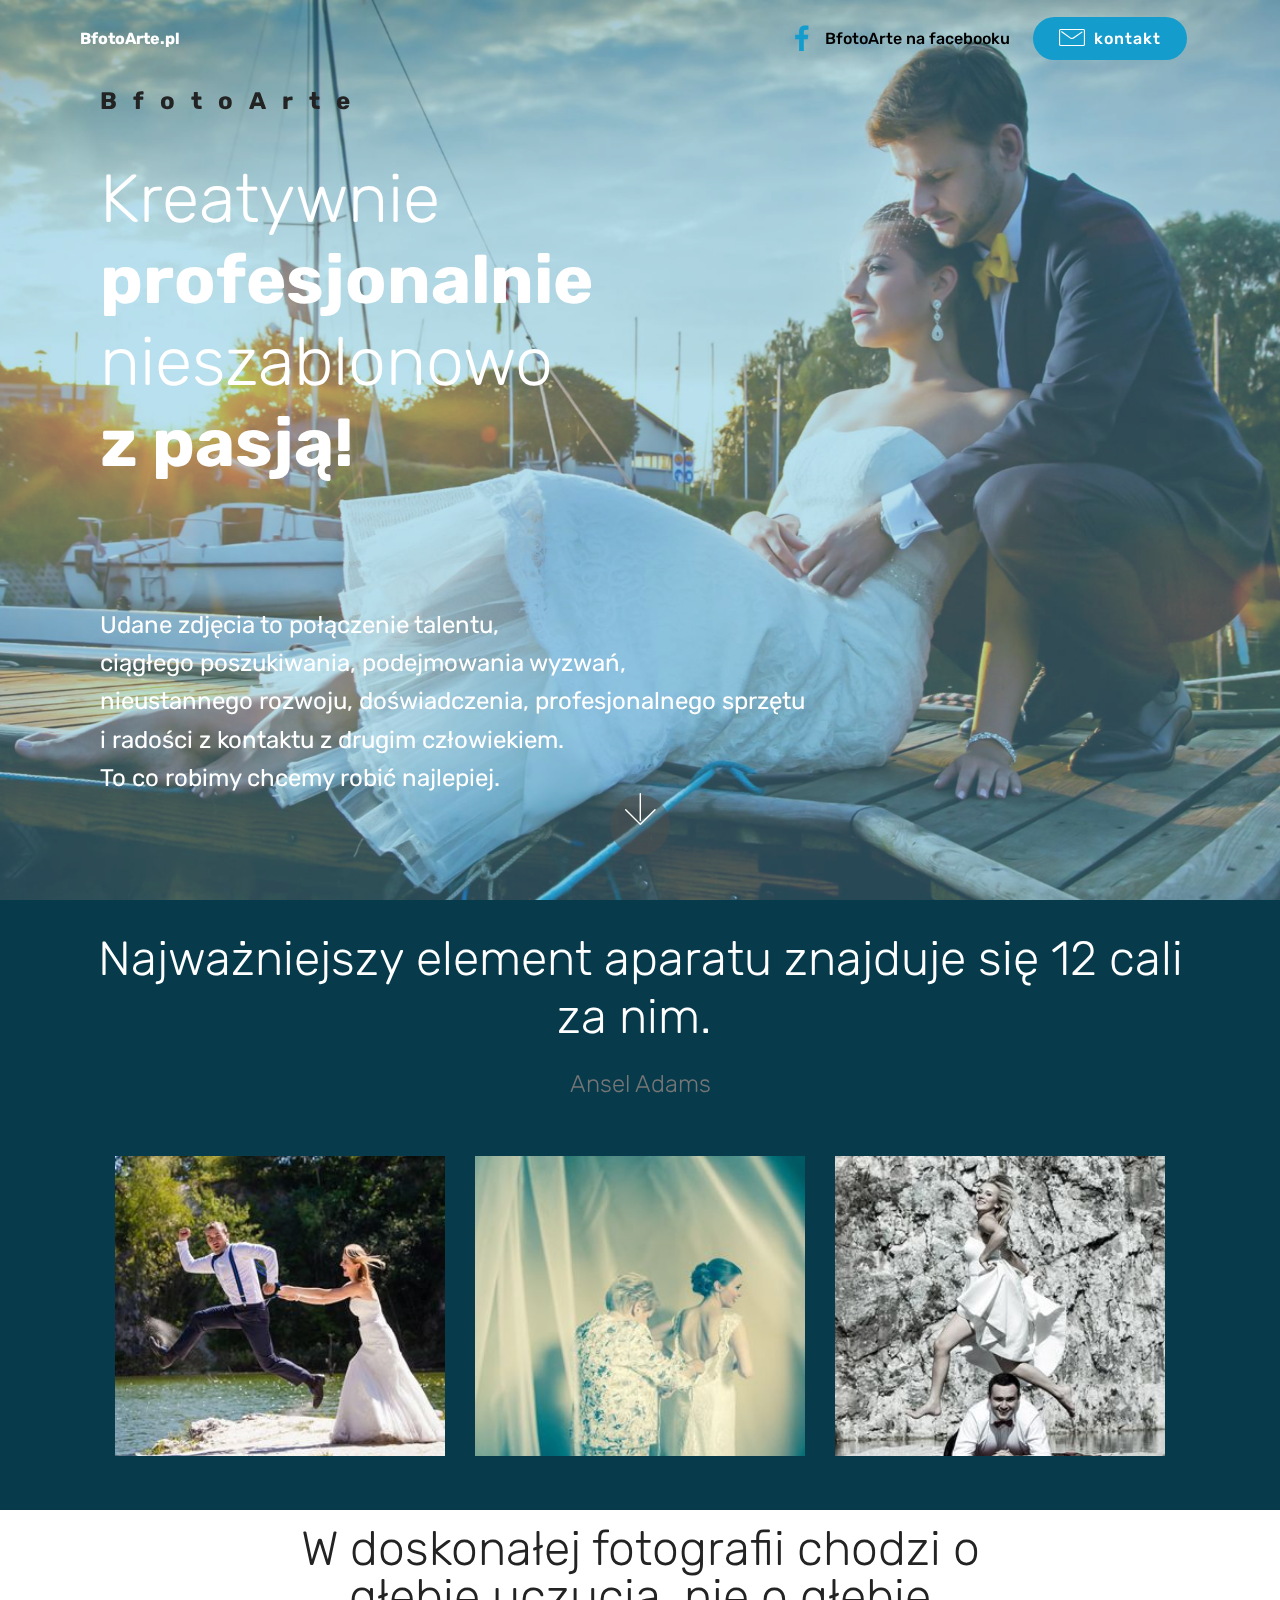
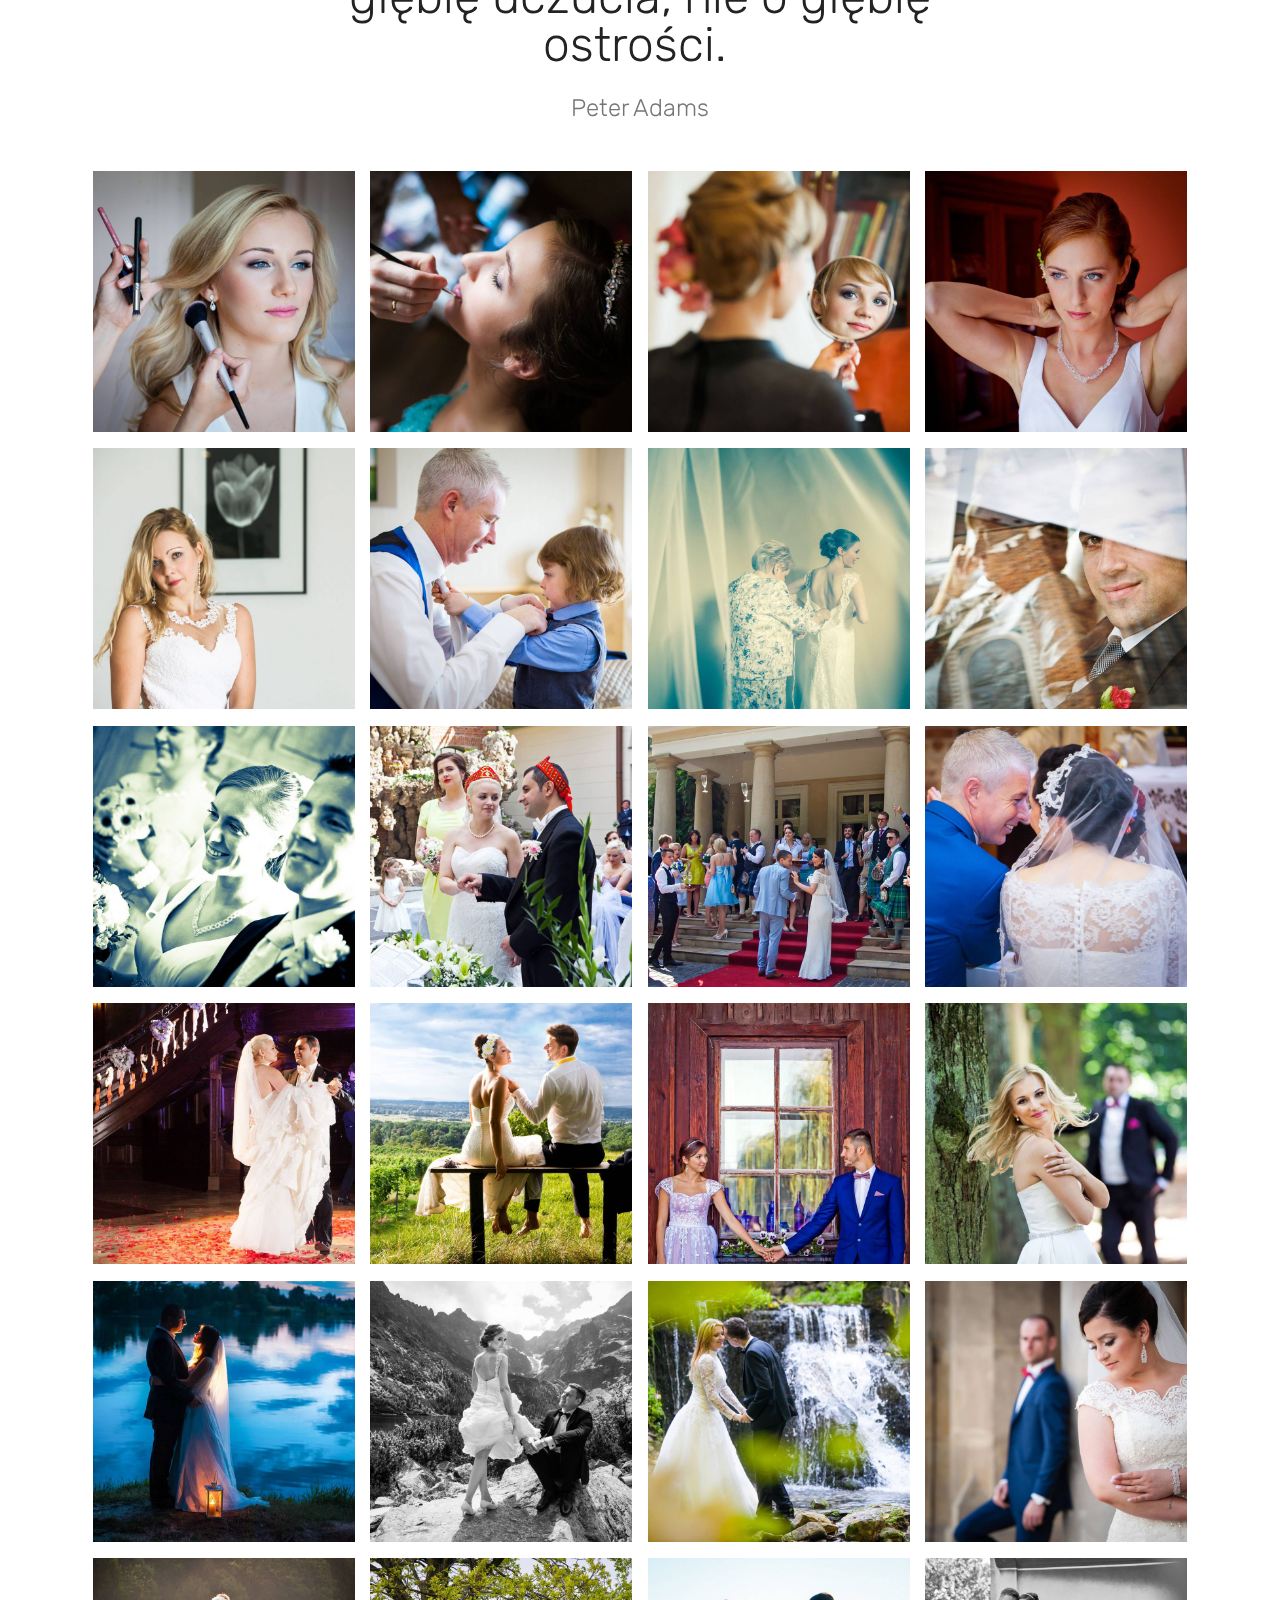
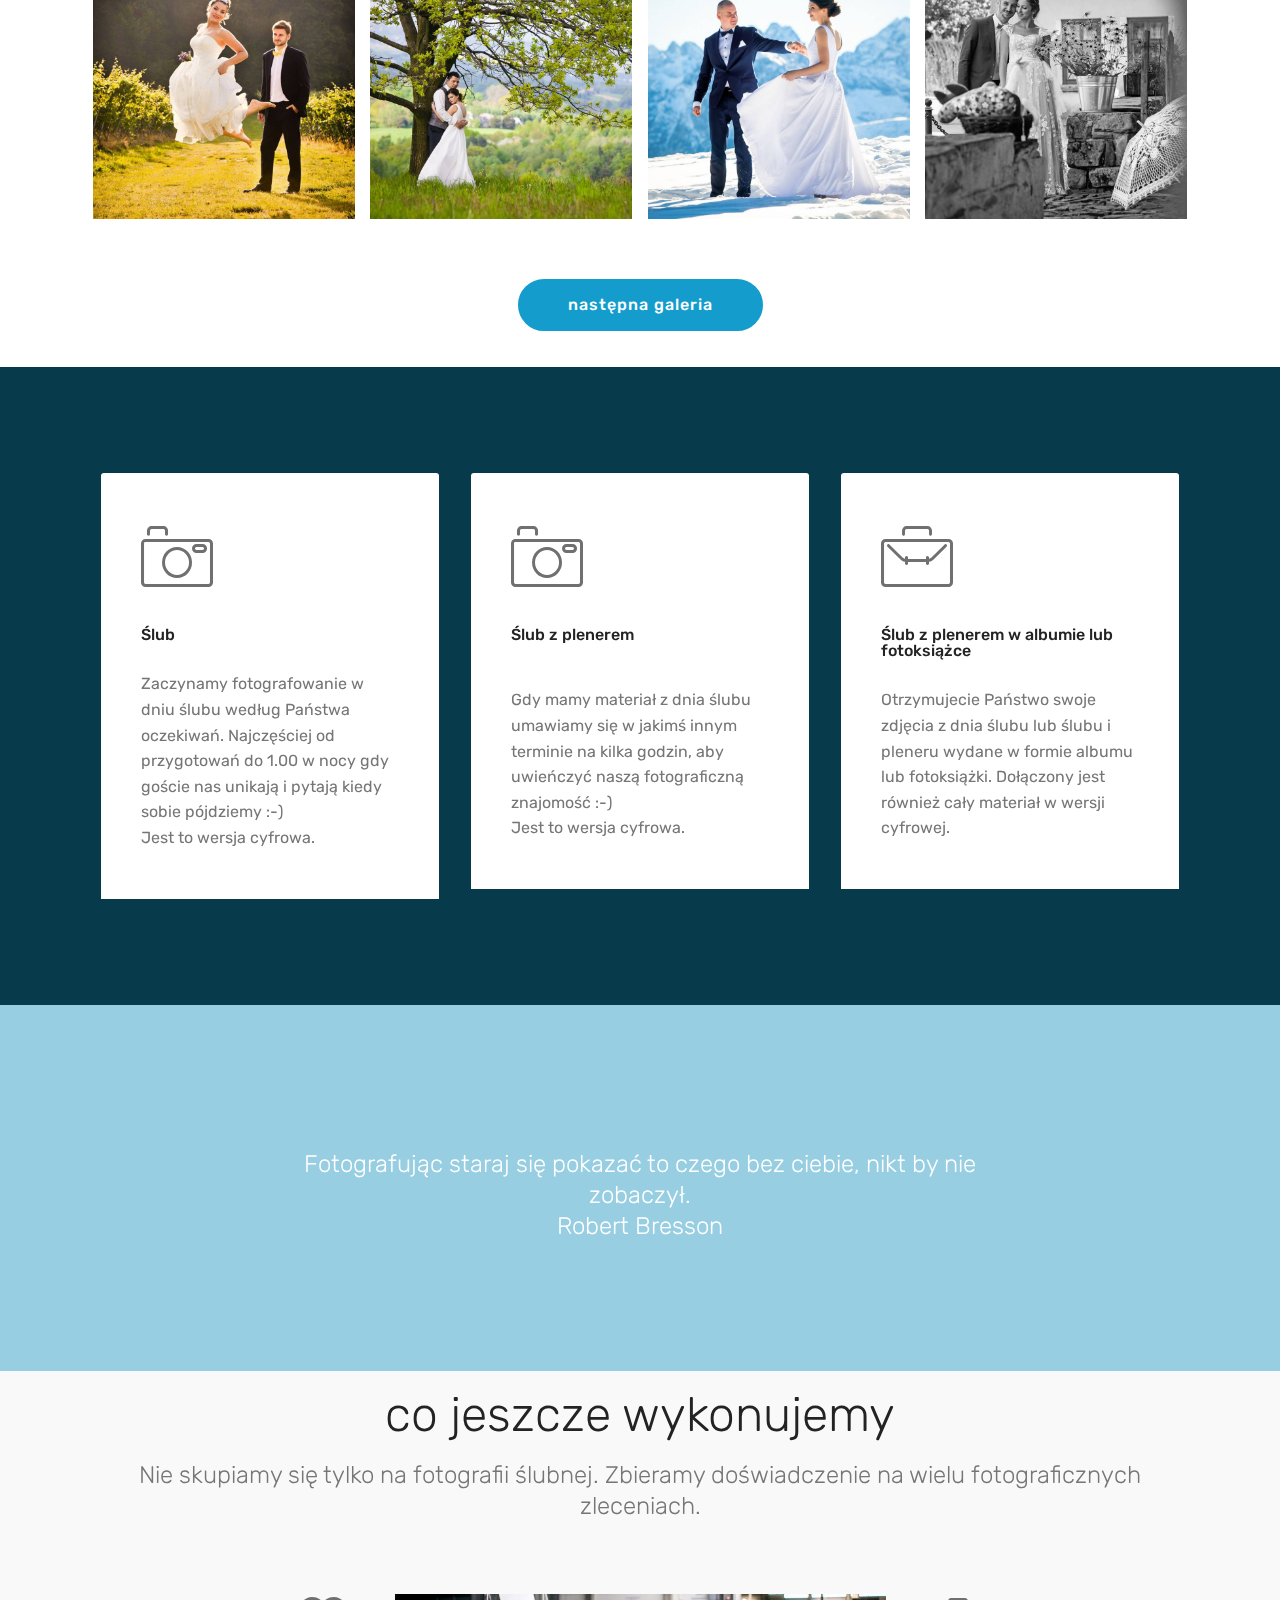
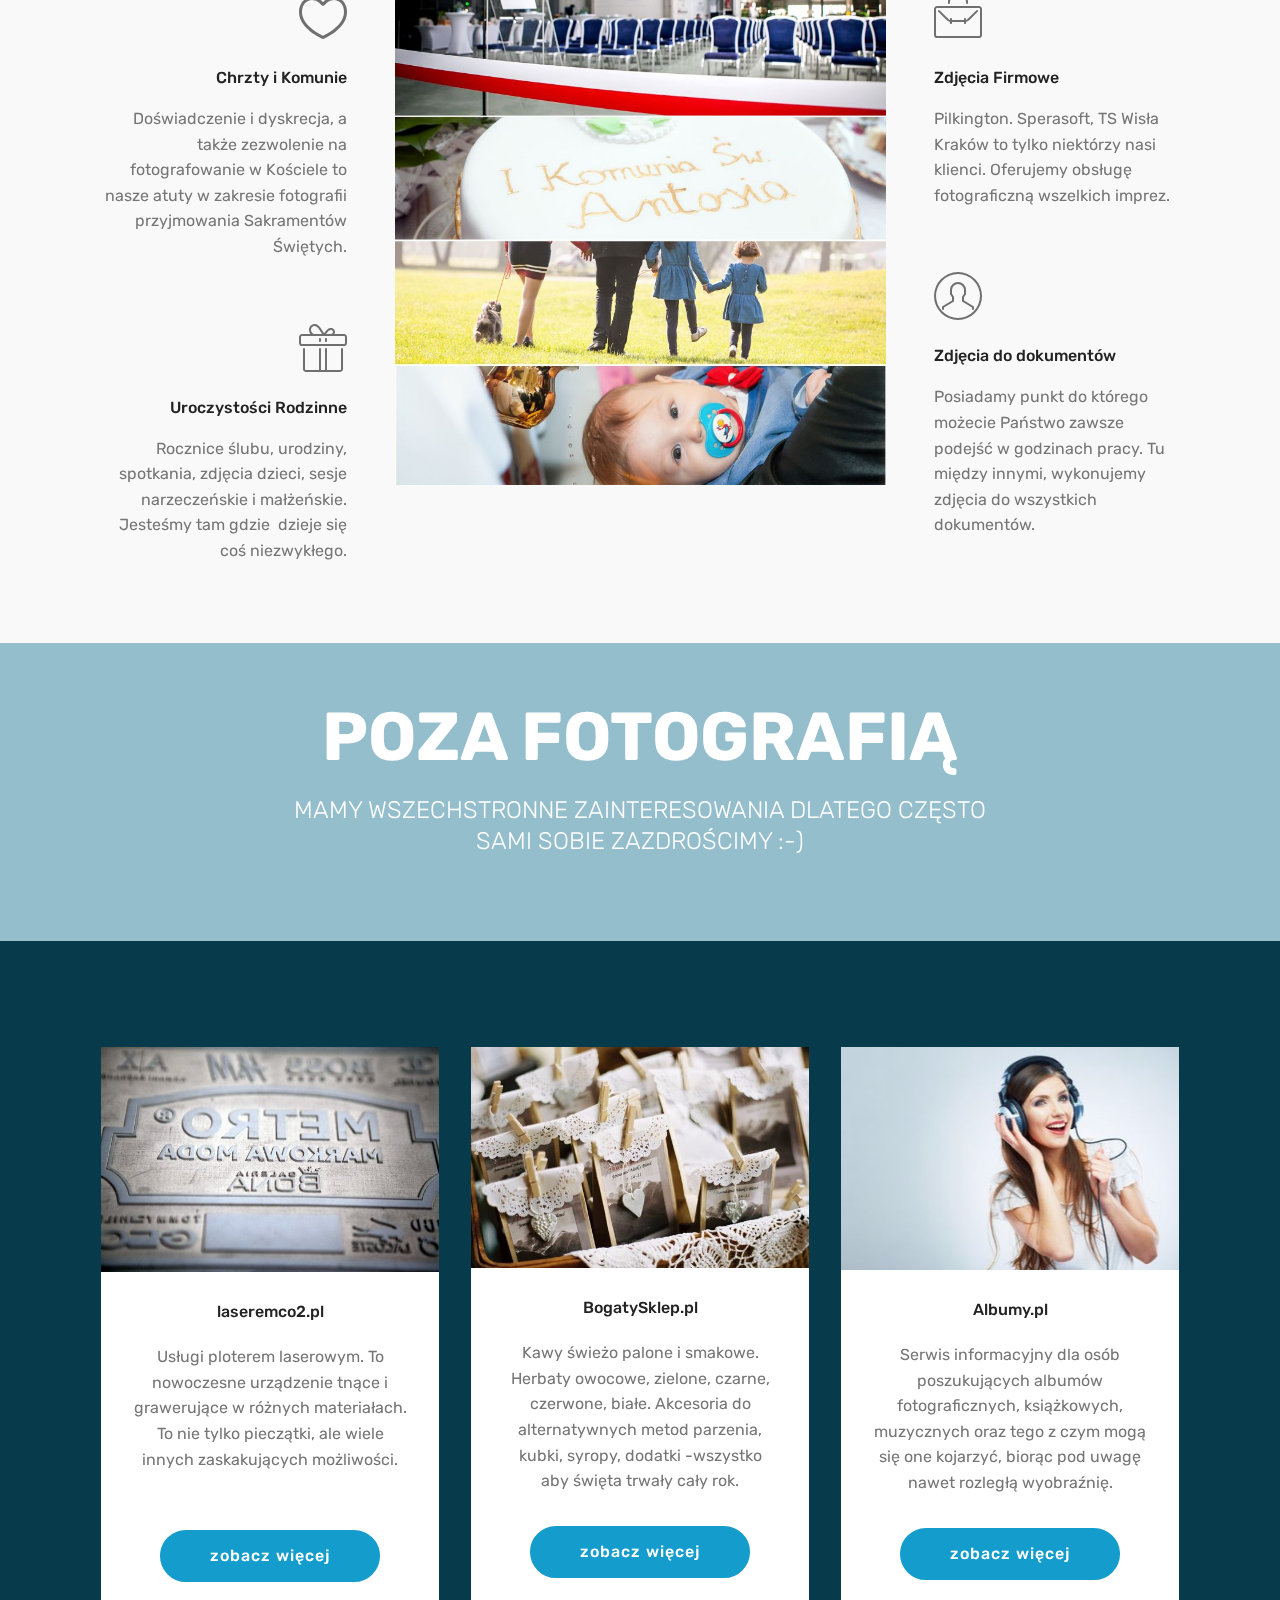
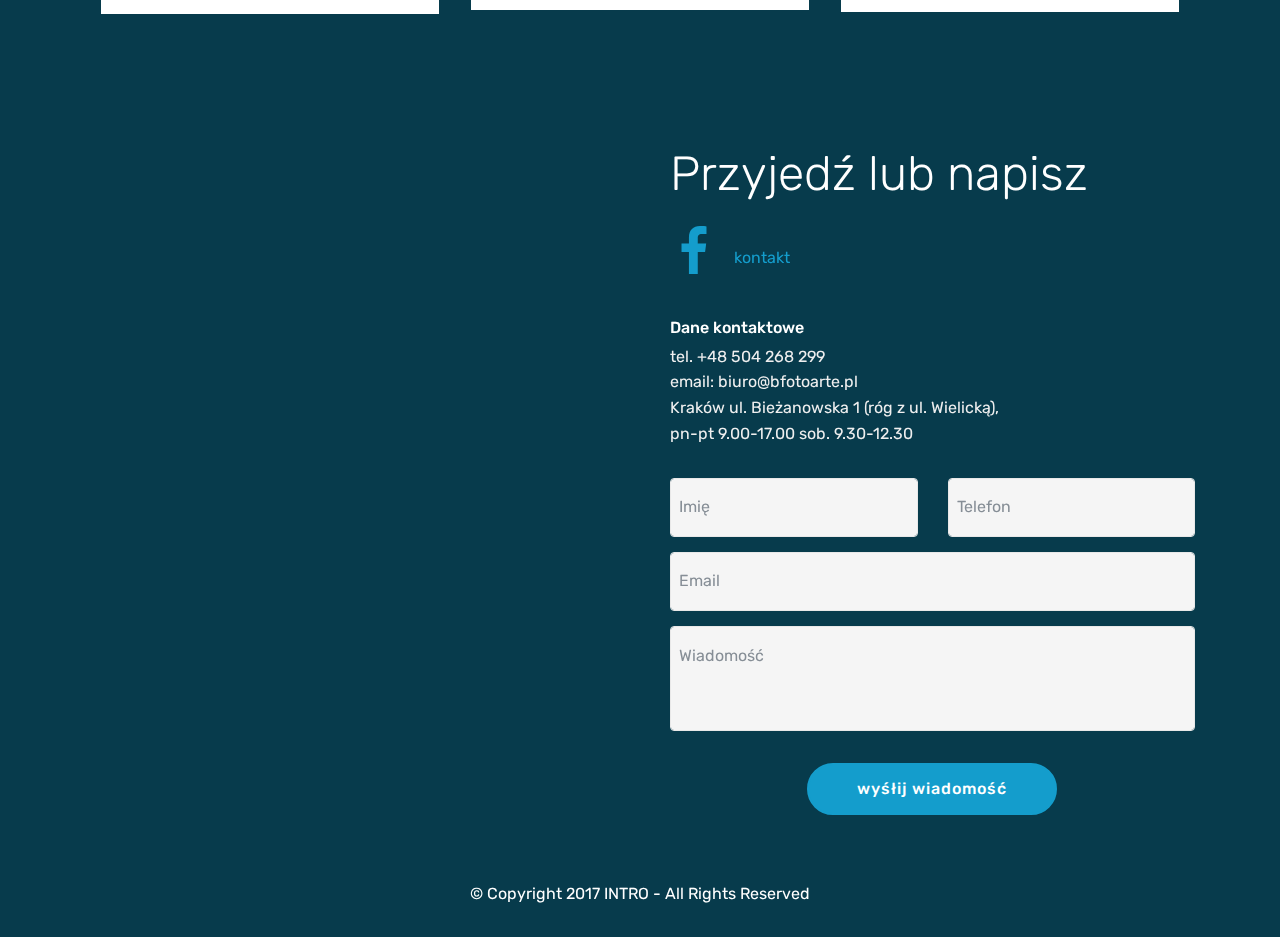
<file: index.html>
<!DOCTYPE html>
<html >
<head>
  <!-- Site made with Mobirise Website Builder v4.5.2, https://mobirise.com -->
  <meta charset="UTF-8">
  <meta http-equiv="X-UA-Compatible" content="IE=edge">
  <meta name="generator" content="Mobirise v4.5.2, mobirise.com">
  <meta name="viewport" content="width=device-width, initial-scale=1, minimum-scale=1">
  <link rel="shortcut icon" href="assets/images/mbr-favicon.png" type="image/x-icon">
  <meta name="description" content="">
  <title>Home</title>
  <link rel="stylesheet" href="assets/web/assets/mobirise-icons-bold/mobirise-icons-bold.css">
  <link rel="stylesheet" href="assets/web/assets/mobirise-icons/mobirise-icons.css">
  <link rel="stylesheet" href="assets/tether/tether.min.css">
  <link rel="stylesheet" href="assets/bootstrap/css/bootstrap.min.css">
  <link rel="stylesheet" href="assets/bootstrap/css/bootstrap-grid.min.css">
  <link rel="stylesheet" href="assets/bootstrap/css/bootstrap-reboot.min.css">
  <link rel="stylesheet" href="assets/dropdown/css/style.css">
  <link rel="stylesheet" href="assets/socicon/css/styles.css">
  <link rel="stylesheet" href="assets/theme/css/style.css">
  <link rel="stylesheet" href="assets/gallery/style.css">
  <link rel="stylesheet" href="assets/mobirise/css/mbr-additional.css" type="text/css">
  
  
  
</head>
<body>
<section class="menu cid-qFQoOnzIGN" once="menu" id="menu2-0" data-rv-view="131">

    

    <nav class="navbar navbar-expand beta-menu navbar-dropdown align-items-center navbar-fixed-top navbar-toggleable-sm bg-color transparent">
        <button class="navbar-toggler navbar-toggler-right" type="button" data-toggle="collapse" data-target="#navbarSupportedContent" aria-controls="navbarSupportedContent" aria-expanded="false" aria-label="Toggle navigation">
            <div class="hamburger">
                <span></span>
                <span></span>
                <span></span>
                <span></span>
            </div>
        </button>
        <div class="menu-logo">
            <div class="navbar-brand">
                
                <span class="navbar-caption-wrap"><a class="navbar-caption text-white display-4" href="index.html#header11-8">BfotoArte.pl</a></span>
            </div>
        </div>
        <div class="collapse navbar-collapse" id="navbarSupportedContent">
            <ul class="navbar-nav nav-dropdown" data-app-modern-menu="true"><li class="nav-item">
                    <a class="nav-link link text-black display-4" href="https://mobirise.com"></a>
                </li>
                <li class="nav-item">
                    <a class="nav-link link text-black display-4" href="https://web.facebook.com/bfotoarte/?_rdc=1&_rdr" target="_blank"><span class="socicon socicon-facebook mbr-iconfont mbr-iconfont-btn" style="color: rgb(20, 157, 204);"></span>BfotoArte na facebooku</a>
                </li></ul>
            <div class="navbar-buttons mbr-section-btn"><a class="btn btn-sm btn-primary display-4" href="index.html#form4-o"><span class="mbri-letter mbr-iconfont mbr-iconfont-btn"></span>
                    
                    kontakt</a></div>
        </div>
    </nav>
</section>

<section class="engine"><a href="https://mobirise.co/h">make a website for free</a></section><section class="header11 cid-qFQNE3C286 mbr-fullscreen mbr-parallax-background" id="header11-8" data-rv-view="133">

    <!-- Block parameters controls (Blue "Gear" panel) -->
    
    <!-- End block parameters -->

    <div class="mbr-overlay" style="opacity: 0.4; background-color: rgb(85, 180, 212);">
    </div>
    <div class="container align-left">
        <div class="media-container-column mbr-white col-md-12">
            <h3 class="mbr-section-subtitle py-3 mbr-fonts-style display-5"><strong><span style="font-style: normal;">BfotoArte</span></strong></h3>
            <h1 class="mbr-section-title py-3 mbr-fonts-style display-1">Kreatywnie<br><strong>profesjonalnie</strong><br>nieszablonowo<strong><br>z pasją!</strong><br><br></h1>
            <p class="mbr-text py-3 mbr-fonts-style display-5">Udane zdjęcia to połączenie talentu,<br>ciągłego poszukiwania, podejmowania wyzwań,<br>nieustannego rozwoju, doświadczenia, profesjonalnego sprzętu <br>i radości z kontaktu z drugim człowiekiem.<br>To co robimy chcemy robić najlepiej.&nbsp;</p>
            
        </div>
    </div>

    <div class="mbr-arrow hidden-sm-down" aria-hidden="true">
        <a href="#next">
            <i class="mbri-down mbr-iconfont"></i>
        </a>
    </div>
</section>

<section class="features15 cid-qFQRopOqwg" id="features15-b" data-rv-view="136">

    

    
    <div class="container">
        <h2 class="mbr-section-title pb-3 align-center mbr-fonts-style display-2">Najważniejszy element aparatu znajduje się 12 cali za nim.&nbsp;</h2>
        <h3 class="mbr-section-subtitle display-5 align-center mbr-fonts-style">Ansel Adams</h3>

        <div class="media-container-row container pt-5 mt-2">

            <div class="col-12 col-md-6 mb-4 col-lg-4">
                <div class="card flip-card p-5 align-center">
                    <div class="card-front card_cont">
                        <img src="assets/images/ffffff-300x300.jpg" alt="Mobirise" title="" media-simple="true">
                    </div>
                    <div class="card_back card_cont">
                        <h4 class="card-title display-5 py-2 mbr-fonts-style">wyzwania</h4>
                        <p class="mbr-text mbr-fonts-style display-7">Lubimy wyzwania, gdyż to one sprawiają, że &nbsp;się rozwijamy zawodowo i kierujemy nasze fotograficzne spojrzenie na coraz to nowe przestrzenie.</p>
                    </div>
                </div>
            </div>

            <div class="col-12 col-md-6 mb-4 col-lg-4">
                
                <div class="card flip-card p-5 align-center">
                    <div class="card-front card_cont">
                        <img src="assets/images/hfhhhhhhhhhhh-300x300.jpg" alt="Mobirise" title="" media-simple="true">
                    </div>
                    <div class="card_back card_cont">
                        <h4 class="card-title py-2 mbr-fonts-style display-5">doświadczenie</h4>
                        <p class="mbr-text mbr-fonts-style display-7">To nie tylko zapewnienie wysokiego poziomu naszych prac, ale też dobry kontakt z klientem, któremu możemy udzielić wielu cennych wskazówek, jednocześnie dyskretnie wykonując naszą pracę.</p>
                    </div>
                </div>
            </div>
            
            <div class="col-12 col-md-6 mb-4 col-lg-4">
                <div class="card flip-card p-5 align-center">
                    <div class="card-front card_cont">
                        <img src="assets/images/gfgdfgjgud-300x300.jpg" alt="Mobirise" title="" media-simple="true">
                    </div>
                    <div class="card_back card_cont">
                        <h4 class="card-title py-2 mbr-fonts-style display-5">zespół</h4>
                        <p class="mbr-text mbr-fonts-style display-7">Jesteśmy zespołem pasjonatów i cieszymy się mogąc robić to co sprawia nam przyjemność. Lubimy dobry humor co pozwala na przełamanie "pierwszych lodów" i nawiązania dobrej relacji od samego początku.<br></p>
                    </div>
                </div> 
            </div>

            
        </div>
</div></section>

<section class="mbr-section content4 cid-qFQUXsrsdr" id="content4-e" data-rv-view="139">

    

    <div class="container">
        <div class="media-container-row">
            <div class="title col-12 col-md-8">
                <h2 class="align-center pb-3 mbr-fonts-style display-2">W doskonałej fotografii chodzi o głębię uczucia, nie o głębię ostrości.&nbsp;</h2>
                <h3 class="mbr-section-subtitle align-center mbr-light mbr-fonts-style display-5">Peter Adams</h3>
                
            </div>
        </div>
    </div>
</section>

<section class="mbr-gallery mbr-slider-carousel cid-qFT0dGrfVA" id="gallery2-r" data-rv-view="141">

    

    <div class="container">
        <div><!-- Filter --><!-- Gallery --><div class="mbr-gallery-row"><div class="mbr-gallery-layout-default"><div><div><div class="mbr-gallery-item mbr-gallery-item--p1" data-video-url="false" data-tags="Awesome"><div href="#lb-gallery2-r" data-slide-to="0" data-toggle="modal"><img src="assets/images/01-35-1000x1000-800x800.jpg" alt=""><span class="icon-focus"></span></div></div><div class="mbr-gallery-item mbr-gallery-item--p1" data-video-url="false" data-tags="Responsive"><div href="#lb-gallery2-r" data-slide-to="1" data-toggle="modal"><img src="assets/images/0111-1000x1000-800x800.jpg" alt=""><span class="icon-focus"></span></div></div><div class="mbr-gallery-item mbr-gallery-item--p1" data-video-url="false" data-tags="Creative"><div href="#lb-gallery2-r" data-slide-to="2" data-toggle="modal"><img src="assets/images/img-6427-1000x1000-800x800.jpg" alt=""><span class="icon-focus"></span></div></div><div class="mbr-gallery-item mbr-gallery-item--p1" data-video-url="false" data-tags="Animated"><div href="#lb-gallery2-r" data-slide-to="3" data-toggle="modal"><img src="assets/images/0112-1000x1000-800x800.jpg" alt=""><span class="icon-focus"></span></div></div><div class="mbr-gallery-item mbr-gallery-item--p1" data-video-url="false" data-tags="Awesome"><div href="#lb-gallery2-r" data-slide-to="4" data-toggle="modal"><img src="assets/images/img-3971-1000x1000-800x800.jpg" alt=""><span class="icon-focus"></span></div></div><div class="mbr-gallery-item mbr-gallery-item--p1" data-video-url="false" data-tags="Awesome"><div href="#lb-gallery2-r" data-slide-to="5" data-toggle="modal"><img src="assets/images/03-2k-1000x1000-800x800.jpg" alt=""><span class="icon-focus"></span></div></div><div class="mbr-gallery-item mbr-gallery-item--p1" data-video-url="false" data-tags="Responsive"><div href="#lb-gallery2-r" data-slide-to="6" data-toggle="modal"><img src="assets/images/0050-slub-1000x1000-800x800.jpg" alt=""><span class="icon-focus"></span></div></div><div class="mbr-gallery-item mbr-gallery-item--p1" data-video-url="false" data-tags="Animated"><div href="#lb-gallery2-r" data-slide-to="7" data-toggle="modal"><img src="assets/images/01113-1000x1000-800x800.jpg" alt=""><span class="icon-focus"></span></div></div><div class="mbr-gallery-item mbr-gallery-item--p1" data-video-url="false" data-tags="Awesome"><div href="#lb-gallery2-r" data-slide-to="8" data-toggle="modal"><img src="assets/images/01114-1000x1000-800x800.jpg" alt=""><span class="icon-focus"></span></div></div><div class="mbr-gallery-item mbr-gallery-item--p1" data-video-url="false" data-tags="Awesome"><div href="#lb-gallery2-r" data-slide-to="9" data-toggle="modal"><img src="assets/images/011115-1000x1000-800x800.jpg" alt=""><span class="icon-focus"></span></div></div><div class="mbr-gallery-item mbr-gallery-item--p1" data-video-url="false" data-tags="Awesome"><div href="#lb-gallery2-r" data-slide-to="10" data-toggle="modal"><img src="assets/images/01116-1000x1000-800x800.jpg" alt=""><span class="icon-focus"></span></div></div><div class="mbr-gallery-item mbr-gallery-item--p1" data-video-url="false" data-tags="Awesome"><div href="#lb-gallery2-r" data-slide-to="11" data-toggle="modal"><img src="assets/images/33-1000x1000-800x800.jpg" alt=""><span class="icon-focus"></span></div></div><div class="mbr-gallery-item mbr-gallery-item--p1" data-video-url="false" data-tags="Awesome"><div href="#lb-gallery2-r" data-slide-to="12" data-toggle="modal"><img src="assets/images/01adg-1000x1000-800x800.jpg" alt=""><span class="icon-focus"></span></div></div><div class="mbr-gallery-item mbr-gallery-item--p1" data-video-url="false" data-tags="Awesome"><div href="#lb-gallery2-r" data-slide-to="13" data-toggle="modal"><img src="assets/images/68-4-1000x1000-800x800.jpg" alt=""><span class="icon-focus"></span></div></div><div class="mbr-gallery-item mbr-gallery-item--p1" data-video-url="false" data-tags="Awesome"><div href="#lb-gallery2-r" data-slide-to="14" data-toggle="modal"><img src="assets/images/59-2-1000x1000-800x800.jpg" alt=""><span class="icon-focus"></span></div></div><div class="mbr-gallery-item mbr-gallery-item--p1" data-video-url="false" data-tags="Awesome"><div href="#lb-gallery2-r" data-slide-to="15" data-toggle="modal"><img src="assets/images/img-433-1000x1000-800x800.jpg" alt=""><span class="icon-focus"></span></div></div><div class="mbr-gallery-item mbr-gallery-item--p1" data-video-url="false" data-tags="Awesome"><div href="#lb-gallery2-r" data-slide-to="16" data-toggle="modal"><img src="assets/images/384plener-1000x1000-800x800.jpg" alt=""><span class="icon-focus"></span></div></div><div class="mbr-gallery-item mbr-gallery-item--p1" data-video-url="false" data-tags="Awesome"><div href="#lb-gallery2-r" data-slide-to="17" data-toggle="modal"><img src="assets/images/plener068-1000x1000-800x800.jpg" alt=""><span class="icon-focus"></span></div></div><div class="mbr-gallery-item mbr-gallery-item--p1" data-video-url="false" data-tags="Awesome"><div href="#lb-gallery2-r" data-slide-to="18" data-toggle="modal"><img src="assets/images/img-2832-1000x1000-800x800.jpg" alt=""><span class="icon-focus"></span></div></div><div class="mbr-gallery-item mbr-gallery-item--p1" data-video-url="false" data-tags="Awesome"><div href="#lb-gallery2-r" data-slide-to="19" data-toggle="modal"><img src="assets/images/75-2-1000x1000-800x800.jpg" alt=""><span class="icon-focus"></span></div></div><div class="mbr-gallery-item mbr-gallery-item--p1" data-video-url="false" data-tags="Awesome"><div href="#lb-gallery2-r" data-slide-to="20" data-toggle="modal"><img src="assets/images/67-3a-2-1000x1000-800x800.jpg" alt=""><span class="icon-focus"></span></div></div><div class="mbr-gallery-item mbr-gallery-item--p1" data-video-url="false" data-tags="Awesome"><div href="#lb-gallery2-r" data-slide-to="21" data-toggle="modal"><img src="assets/images/232plener-1000x1000-800x800.jpg" alt=""><span class="icon-focus"></span></div></div><div class="mbr-gallery-item mbr-gallery-item--p1" data-video-url="false" data-tags="Awesome"><div href="#lb-gallery2-r" data-slide-to="22" data-toggle="modal"><img src="assets/images/84-2-1000x1000-800x800.jpg" alt=""><span class="icon-focus"></span></div></div><div class="mbr-gallery-item mbr-gallery-item--p1" data-video-url="false" data-tags="Animated"><div href="#lb-gallery2-r" data-slide-to="23" data-toggle="modal"><img src="assets/images/71-2-1000x1000-800x800.jpg" alt=""><span class="icon-focus"></span></div></div></div></div><div class="clearfix"></div></div></div><!-- Lightbox --><div data-app-prevent-settings="" class="mbr-slider modal fade carousel slide" tabindex="-1" data-keyboard="true" data-interval="false" id="lb-gallery2-r"><div class="modal-dialog"><div class="modal-content"><div class="modal-body"><div class="carousel-inner"><div class="carousel-item"><img src="assets/images/01-35-1000x1000.jpg" alt=""></div><div class="carousel-item"><img src="assets/images/0111-1000x1000.jpg" alt=""></div><div class="carousel-item"><img src="assets/images/img-6427-1000x1000.jpg" alt=""></div><div class="carousel-item"><img src="assets/images/0112-1000x1000.jpg" alt=""></div><div class="carousel-item"><img src="assets/images/img-3971-1000x1000.jpg" alt=""></div><div class="carousel-item"><img src="assets/images/03-2k-1000x1000.jpg" alt=""></div><div class="carousel-item"><img src="assets/images/0050-slub-1000x1000.jpg" alt=""></div><div class="carousel-item"><img src="assets/images/01113-1000x1000.jpg" alt=""></div><div class="carousel-item"><img src="assets/images/01114-1000x1000.jpg" alt=""></div><div class="carousel-item"><img src="assets/images/011115-1000x1000.jpg" alt=""></div><div class="carousel-item"><img src="assets/images/01116-1000x1000.jpg" alt=""></div><div class="carousel-item"><img src="assets/images/33-1000x1000.jpg" alt=""></div><div class="carousel-item active"><img src="assets/images/01adg-1000x1000.jpg" alt=""></div><div class="carousel-item"><img src="assets/images/68-4-1000x1000.jpg" alt=""></div><div class="carousel-item"><img src="assets/images/59-2-1000x1000.jpg" alt=""></div><div class="carousel-item"><img src="assets/images/img-433-1000x1000.jpg" alt=""></div><div class="carousel-item"><img src="assets/images/384plener-1000x1000.jpg" alt=""></div><div class="carousel-item"><img src="assets/images/plener068-1000x1000.jpg" alt=""></div><div class="carousel-item"><img src="assets/images/img-2832-1000x1000.jpg" alt=""></div><div class="carousel-item"><img src="assets/images/75-2-1000x1000.jpg" alt=""></div><div class="carousel-item"><img src="assets/images/67-3a-2-1000x1000.jpg" alt=""></div><div class="carousel-item"><img src="assets/images/232plener-1000x1000.jpg" alt=""></div><div class="carousel-item"><img src="assets/images/84-2-1000x1000.jpg" alt=""></div><div class="carousel-item"><img src="assets/images/71-2-1000x1000.jpg" alt=""></div></div><a class="carousel-control carousel-control-prev" role="button" data-slide="prev" href="#lb-gallery2-r"><span class="mbri-left mbr-iconfont" aria-hidden="true"></span><span class="sr-only">Previous</span></a><a class="carousel-control carousel-control-next" role="button" data-slide="next" href="#lb-gallery2-r"><span class="mbri-right mbr-iconfont" aria-hidden="true"></span><span class="sr-only">Next</span></a><a class="close" href="#" role="button" data-dismiss="modal"><span class="sr-only">Close</span></a></div></div></div></div></div>
    </div>

</section>

<section class="mbr-section content8 cid-qGlOew8Jov" id="content8-1b" data-rv-view="240">

    

    <div class="container">
        <div class="media-container-row title">
            <div class="col-12 col-md-8">
                <div class="mbr-section-btn align-center"><a class="btn btn-primary display-4" href="page1.html#gallery1-w">następna galeria</a></div>
            </div>
        </div>
    </div>
</section>

<section class="features6 cid-qFRco3zESL" id="features6-h" data-rv-view="241">
    
    

    
    <div class="container">
        <div class="media-container-row">

            <div class="card p-3 col-12 col-md-6 col-lg-4">
                <div class="card-img pb-3">
                    <span class="mbr-iconfont mbri-camera" media-simple="true"></span>
                </div>
                <div class="card-box">
                    <h4 class="card-title py-3 mbr-fonts-style display-7">Ślub&nbsp;<br></h4>
                    <p class="mbr-text mbr-fonts-style display-7">Zaczynamy fotografowanie w dniu ślubu według Państwa oczekiwań. Najczęściej od przygotowań do 1.00 w nocy gdy goście nas unikają i pytają kiedy sobie pójdziemy :-)<br>Jest to wersja cyfrowa.</p>
                </div>
            </div>

            <div class="card p-3 col-12 col-md-6 col-lg-4">
                <div class="card-img pb-3">
                    <span class="mbr-iconfont mbri-camera" media-simple="true"></span>
                </div>
                <div class="card-box">
                    <h4 class="card-title py-3 mbr-fonts-style display-7">Ślub z plenerem<br><br></h4>
                    <p class="mbr-text mbr-fonts-style display-7">Gdy mamy materiał z dnia ślubu umawiamy się w jakimś innym terminie na kilka godzin, aby uwieńczyć naszą fotograficzną znajomość :-)<br>Jest to wersja cyfrowa.</p>
                </div>
            </div>

            <div class="card p-3 col-12 col-md-6 col-lg-4">
                <div class="card-img pb-3">
                    <span class="mbr-iconfont mbri-briefcase" media-simple="true"></span>
                </div>
                <div class="card-box">
                    <h4 class="card-title py-3 mbr-fonts-style display-7">Ślub z plenerem w albumie lub fotoksiążce</h4>
                    <p class="mbr-text mbr-fonts-style display-7">Otrzymujecie Państwo swoje zdjęcia z dnia ślubu lub ślubu i pleneru wydane w formie albumu lub fotoksiążki. Dołączony jest również cały materiał w wersji cyfrowej.</p>
                </div>
            </div>

            

        </div>

    </div>

</section>

<section class="mbr-section content5 cid-qFSe4RETj7 mbr-parallax-background" id="content5-n" data-rv-view="244">

    

    <div class="mbr-overlay" style="opacity: 0.4; background-color: rgb(20, 157, 204);">
    </div>

    <div class="container">
        <div class="media-container-row">
            <div class="title col-12 col-md-8">
                <h2 class="align-center mbr-bold mbr-white pb-3 mbr-fonts-style display-1"></h2>
                <h3 class="mbr-section-subtitle align-center mbr-light mbr-white pb-3 mbr-fonts-style display-5">Fotografując staraj się pokazać to czego bez ciebie, nikt by nie zobaczył.<br>Robert Bresson</h3>
                
                
            </div>
        </div>
    </div>
</section>

<section class="features12 cid-qFR5gRSCSL" id="features12-g" data-rv-view="247">
    
    

    

    <div class="container">
        <h2 class="mbr-section-title pb-2 mbr-fonts-style display-2">co jeszcze wykonujemy</h2>
        <h3 class="mbr-section-subtitle pb-3 mbr-fonts-style display-5">Nie skupiamy się tylko na fotografii ślubnej. Zbieramy doświadczenie na wielu fotograficznych zleceniach.</h3>

        <div class="media-container-row pt-5">
            <div class="block-content align-right">
                <div class="card pl-3 pr-3 pb-5">
                    <div class="mbr-card-img-title">
                        <div class="card-img pb-3">
                             <span class="mbr-iconfont mbrib-hearth" media-simple="true"></span>
                        </div>
                        <div class="mbr-crt-title">
                            <h4 class="card-title py-2 mbr-crt-title mbr-fonts-style display-7">Chrzty i Komunie</h4>
                        </div>
                    </div>                

                    <div class="card-box">
                        <p class="mbr-text mbr-section-text mbr-fonts-style display-7">Doświadczenie i dyskrecja, a także zezwolenie na fotografowanie w Kościele to nasze atuty w zakresie fotografii przyjmowania Sakramentów Świętych.</p>
                    </div>
                </div>

                <div class="card pl-3 pr-3 pb-5">
                    <div class="mbr-card-img-title">
                        <div class="card-img pb-3">
                            <span class="mbr-iconfont mbri-gift" media-simple="true"></span>
                        </div>
                        <div class="mbr-crt-title">
                            <h4 class="card-title py-2 mbr-crt-title mbr-fonts-style display-7">Uroczystości Rodzinne</h4>
                        </div>
                    </div>
                    <div class="card-box">
                        <p class="mbr-text mbr-section-text mbr-fonts-style display-7">Rocznice ślubu, urodziny, spotkania, zdjęcia dzieci, sesje narzeczeńskie i małżeńskie. Jesteśmy tam gdzie &nbsp;dzieje się coś niezwykłego.</p>
                    </div>
                </div>
            </div>

            <div class="mbr-figure" style="width: 50%;">
                <img src="assets/images/kwadrat-fotografia-rna-800x800.jpg" alt="Mobirise" title="" media-simple="true">
            </div>

            <div class="block-content align-left  ">
                <div class="card pl-3 pr-3 pb-5">
                    <div class="mbr-card-img-title">
                        <div class="card-img pb-3">
                             <span class="mbr-iconfont mbri-briefcase" media-simple="true"></span>
                        </div>
                        <div class="mbr-crt-title">
                            <h4 class="card-title py-2 mbr-crt-title mbr-fonts-style display-7">Zdjęcia Firmowe</h4>
                        </div>
                    </div>                

                    <div class="card-box">
                        <p class="mbr-text mbr-section-text mbr-fonts-style display-7">Pilkington. Sperasoft, TS Wisła Kraków to tylko niektórzy nasi klienci. Oferujemy obsługę fotograficzną wszelkich imprez.</p>
                    </div>
                </div>

                <div class="card pl-3 pr-3 pb-5">
                    <div class="mbr-card-img-title">
                        <div class="card-img pb-3">
                            <span class="mbr-iconfont mbri-user" media-simple="true"></span>
                        </div>
                        <div class="mbr-crt-title">
                            <h4 class="card-title py-2 mbr-crt-title mbr-fonts-style display-7">Zdjęcia do dokumentów</h4>
                        </div>
                    </div>
                    <div class="card-box">
                        <p class="mbr-text mbr-section-text mbr-fonts-style display-7">Posiadamy punkt do którego możecie Państwo zawsze podejść w godzinach pracy. Tu między innymi, wykonujemy zdjęcia do wszystkich dokumentów.</p>
                    </div>
                </div>
            </div>
        </div>
    </div>
</section>

<section class="mbr-section content5 cid-qFRkkkjCCt mbr-parallax-background" id="content5-m" data-rv-view="250">

    

    <div class="mbr-overlay" style="opacity: 0.4; background-color: rgb(15, 118, 153);">
    </div>

    <div class="container">
        <div class="media-container-row">
            <div class="title col-12 col-md-8">
                <h2 class="align-center mbr-bold mbr-white pb-3 mbr-fonts-style display-1">POZA FOTOGRAFIĄ</h2>
                <h3 class="mbr-section-subtitle align-center mbr-light mbr-white pb-3 mbr-fonts-style display-5">MAMY WSZECHSTRONNE ZAINTERESOWANIA DLATEGO CZĘSTO SAMI SOBIE ZAZDROŚCIMY :-)</h3>
                
                
            </div>
        </div>
    </div>
</section>

<section class="features3 cid-qFRdX4LSUd" id="features3-j" data-rv-view="253">

    

    
    <div class="container">
        <div class="media-container-row">
            <div class="card p-3 col-12 col-md-6 col-lg-4">
                <div class="card-wrapper">
                    <div class="card-img">
                        <img src="assets/images/img-1445-600x400.jpg" alt="Mobirise" title="" media-simple="true">
                    </div>
                    <div class="card-box">
                        <h4 class="card-title mbr-fonts-style display-7">laseremco2.pl</h4>
                        <p class="mbr-text mbr-fonts-style display-7">Usługi ploterem laserowym. To nowoczesne urządzenie tnące i grawerujące w różnych materiałach. To nie tylko pieczątki, ale wiele innych zaskakujących możliwości.<br><br></p>
                    </div>
                    <div class="mbr-section-btn text-center"><a href="https://laseremco2.pl" class="btn btn-primary display-4" target="_blank">zobacz więcej</a></div>
                </div>
            </div>

            <div class="card p-3 col-12 col-md-6 col-lg-4">
                <div class="card-wrapper">
                    <div class="card-img">
                        <img src="assets/images/blog-prezent-lbny-600x442.jpg" alt="Mobirise" title="" media-simple="true">
                    </div>
                    <div class="card-box">
                        <h4 class="card-title mbr-fonts-style display-7">BogatySklep.pl</h4>
                        <p class="mbr-text mbr-fonts-style display-7">Kawy świeżo palone i smakowe. Herbaty owocowe, zielone, czarne, czerwone, białe. Akcesoria do alternatywnych metod parzenia, kubki, syropy, dodatki -wszystko aby święta trwały cały rok.</p>
                    </div>
                    <div class="mbr-section-btn text-center"><a href="https://bogatysklep.pl" class="btn btn-primary display-4" target="_blank">zobacz więcej</a></div>
                </div>
            </div>

            <div class="card p-3 col-12 col-md-6 col-lg-4">
                <div class="card-wrapper">
                    <div class="card-img">
                        <img src="assets/images/fotolia-64925936-xs-5-390x308.jpg" alt="Mobirise" title="" media-simple="true">
                    </div>
                    <div class="card-box">
                        <h4 class="card-title mbr-fonts-style display-7">Albumy.pl</h4>
                        <p class="mbr-text mbr-fonts-style display-7">Serwis informacyjny dla osób poszukujących albumów fotograficznych, książkowych, muzycznych oraz tego z czym mogą się one kojarzyć, biorąc pod uwagę nawet rozległą wyobraźnię.</p>
                    </div>
                    <div class="mbr-section-btn text-center"><a href="https://albumy.pl" class="btn btn-primary display-4" target="_blank">zobacz więcej</a></div>
                </div>
            </div>

            
        </div>
    </div>
</section>

<section class="mbr-section form4 cid-qFSlrMFFw6" id="form4-o" data-rv-view="256">

    

    
    <div class="container">
        <div class="row">
            <div class="col-md-6">
                <div class="google-map"><iframe frameborder="0" style="border:0" src="https://www.google.com/maps/embed/v1/place?key=AIzaSyA0Dx_boXQiwvdz8sJHoYeZNVTdoWONYkU&amp;q=place_id:ChIJ8-HNPFlDFkcReTmqIEgvEzI" allowfullscreen=""></iframe></div>
            </div>
            <div class="col-md-6">
                <h2 class="pb-3 align-left mbr-fonts-style display-2">Przyjedź lub napisz</h2>
                <div>
                    <div class="icon-block pb-3">
                        <span class="icon-block__icon">
                            <a href="https://web.facebook.com/bfotoarte/?_rdc=1&_rdr" target="_blank"><span class="mbr-iconfont socicon-facebook socicon" style="color: rgb(20, 157, 204);" media-simple="true"></span></a>
                        </span>
                        <h4 class="icon-block__title align-left mbr-fonts-style display-7"><span style="font-style: normal;"><a href="https://web.facebook.com/bfotoarte/?_rdc=1&_rdr" target="_blank">kontakt</a></span>&nbsp;</h4>
                    </div>
                    <div class="icon-contacts pb-3">
                        <h5 class="align-left mbr-fonts-style display-7">Dane kontaktowe<br></h5>
                        <p class="mbr-text align-left mbr-fonts-style display-7">tel. +48 504 268 299<br>email: biuro@bfotoarte.pl<br>Kraków ul. Bieżanowska 1 (róg z ul. Wielicką),<br>pn-pt 9.00-17.00 sob. 9.30-12.30</p>
                    </div>
                </div>
                <div data-form-type="formoid">
                    <div data-form-alert="" hidden="">Dziękujemy za kontakt.</div>
                    <form class="block mbr-form" action="https://mobirise.com/" method="post" data-form-title="Mobirise Form"><input type="hidden" data-form-email="true" value="BCKlwO2yJBA6AOuTT63NNBIHf57BrpacL6B6x2gshGMMq1IRllOgi6e0CDc1KXfyllV5WLPKspMsXF04hYciQsdKLkpUo+6IcbkZad6qjbtEvsL6SCPZm23G0bb+HDkU">
                        <div class="row">
                            <div class="col-md-6 multi-horizontal" data-for="name">
                                <input type="text" class="form-control input" name="name" data-form-field="Name" placeholder="Imię" required="" id="name-form4-o">
                            </div>
                            <div class="col-md-6 multi-horizontal" data-for="phone">
                                <input type="text" class="form-control input" name="phone" data-form-field="Phone" placeholder="Telefon" required="" id="phone-form4-o">
                            </div>
                            <div class="col-md-12" data-for="email">
                                <input type="text" class="form-control input" name="email" data-form-field="Email" placeholder="Email" required="" id="email-form4-o">
                            </div>
                            <div class="col-md-12" data-for="message">
                                <textarea class="form-control input" name="message" rows="3" data-form-field="Message" placeholder="Wiadomość" style="resize:none" id="message-form4-o"></textarea>
                            </div>
                            <div class="input-group-btn col-md-12" style="margin-top: 10px;"><button href="" type="submit" class="btn btn-primary btn-form display-4">wyśłij wiadomość</button></div>
                        </div>
                    </form>
                </div>
            </div>
        </div>
    </div>
</section>

<section once="" class="cid-qFStbhXFh8" id="footer6-p" data-rv-view="259">

    

    

    <div class="container">
        <div class="media-container-row align-center mbr-white">
            <div class="col-12">
                <p class="mbr-text mb-0 mbr-fonts-style display-7">© Copyright 2017 INTRO - All Rights Reserved</p>
            </div>
        </div>
    </div>
</section>


  <script src="assets/web/assets/jquery/jquery.min.js"></script>
  <script src="assets/tether/tether.min.js"></script>
  <script src="assets/popper/popper.min.js"></script>
  <script src="assets/bootstrap/js/bootstrap.min.js"></script>
  <script src="assets/dropdown/js/script.min.js"></script>
  <script src="assets/touchswipe/jquery.touch-swipe.min.js"></script>
  <script src="assets/parallax/jarallax.min.js"></script>
  <script src="assets/mbr-flip-card/mbr-flip-card.js"></script>
  <script src="assets/masonry/masonry.pkgd.min.js"></script>
  <script src="assets/imagesloaded/imagesloaded.pkgd.min.js"></script>
  <script src="assets/smoothscroll/smooth-scroll.js"></script>
  <script src="assets/vimeoplayer/jquery.mb.vimeo_player.js"></script>
  <script src="assets/bootstrapcarouselswipe/bootstrap-carousel-swipe.js"></script>
  <script src="assets/theme/js/script.js"></script>
  <script src="assets/slidervideo/script.js"></script>
  <script src="assets/formoid/formoid.min.js"></script>
  <script src="assets/gallery/player.min.js"></script>
  <script src="assets/gallery/script.js"></script>
  
  
</body>
</html>
</file>
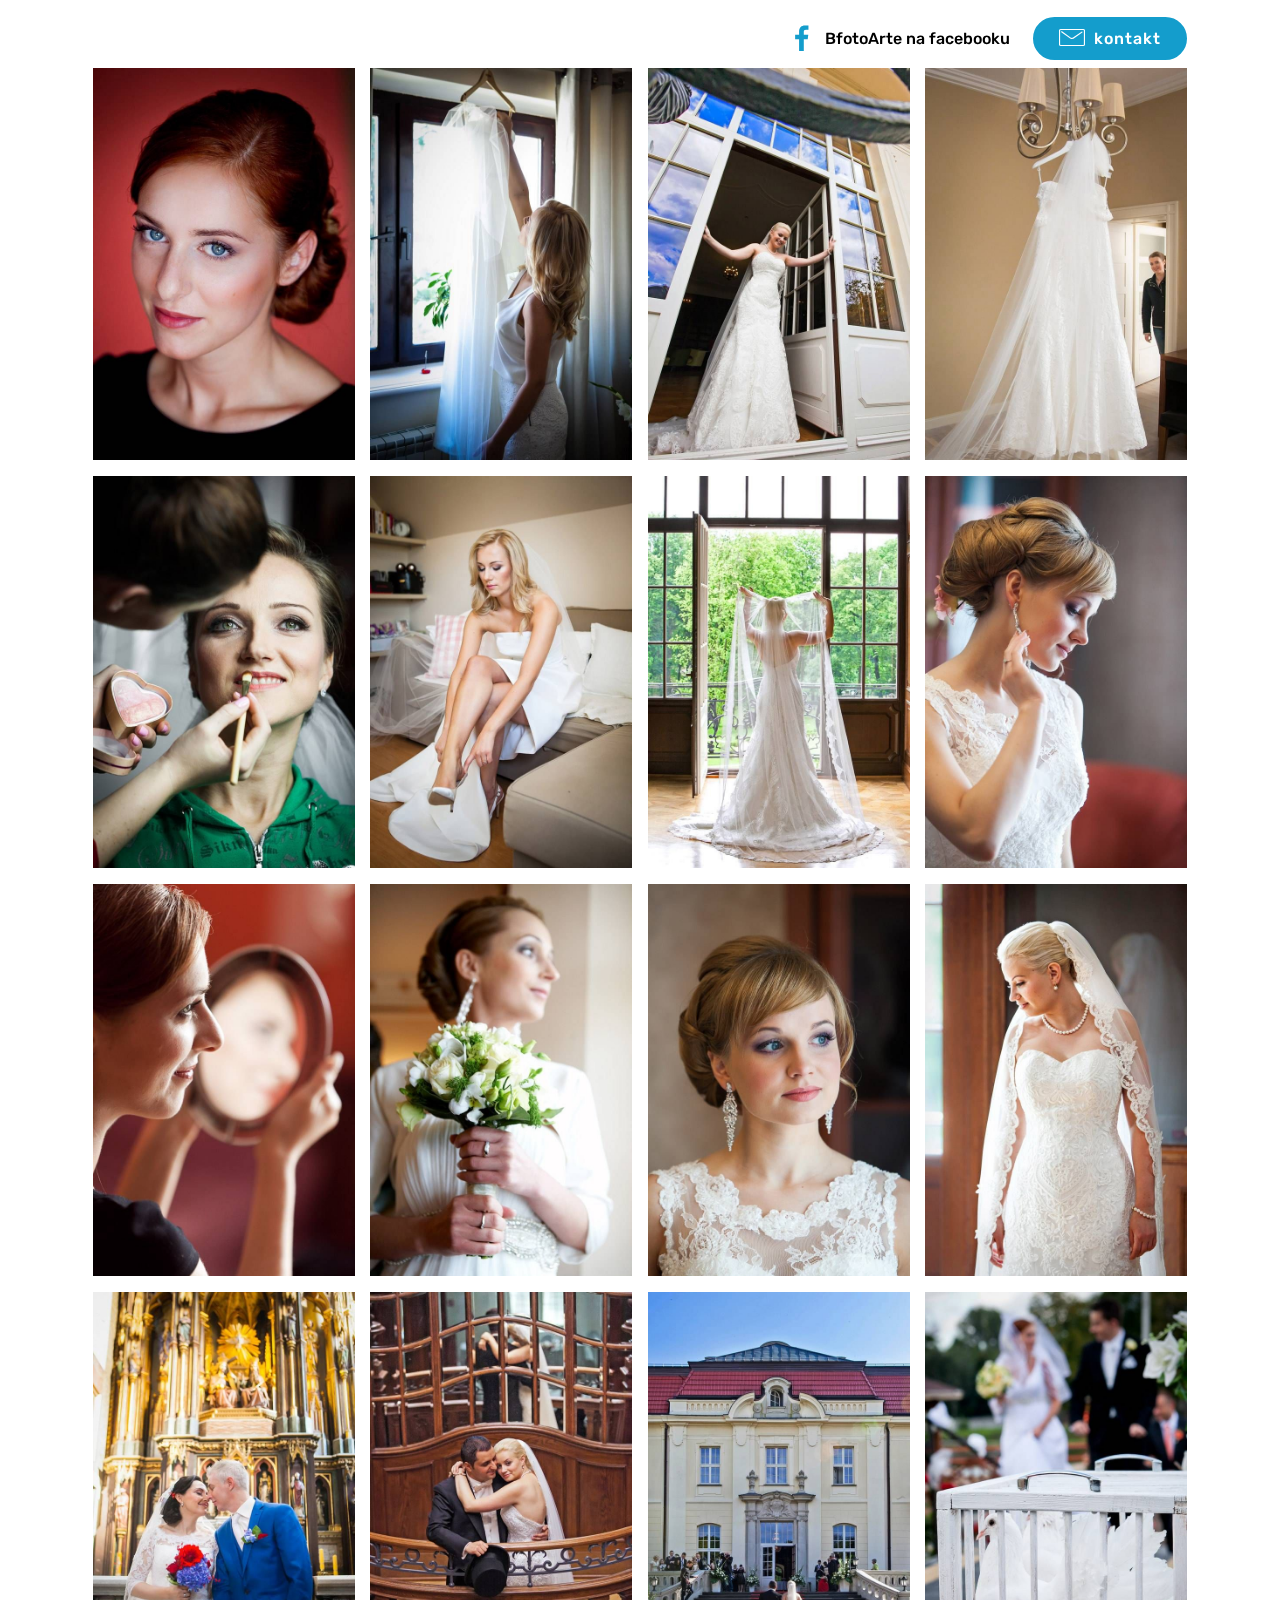
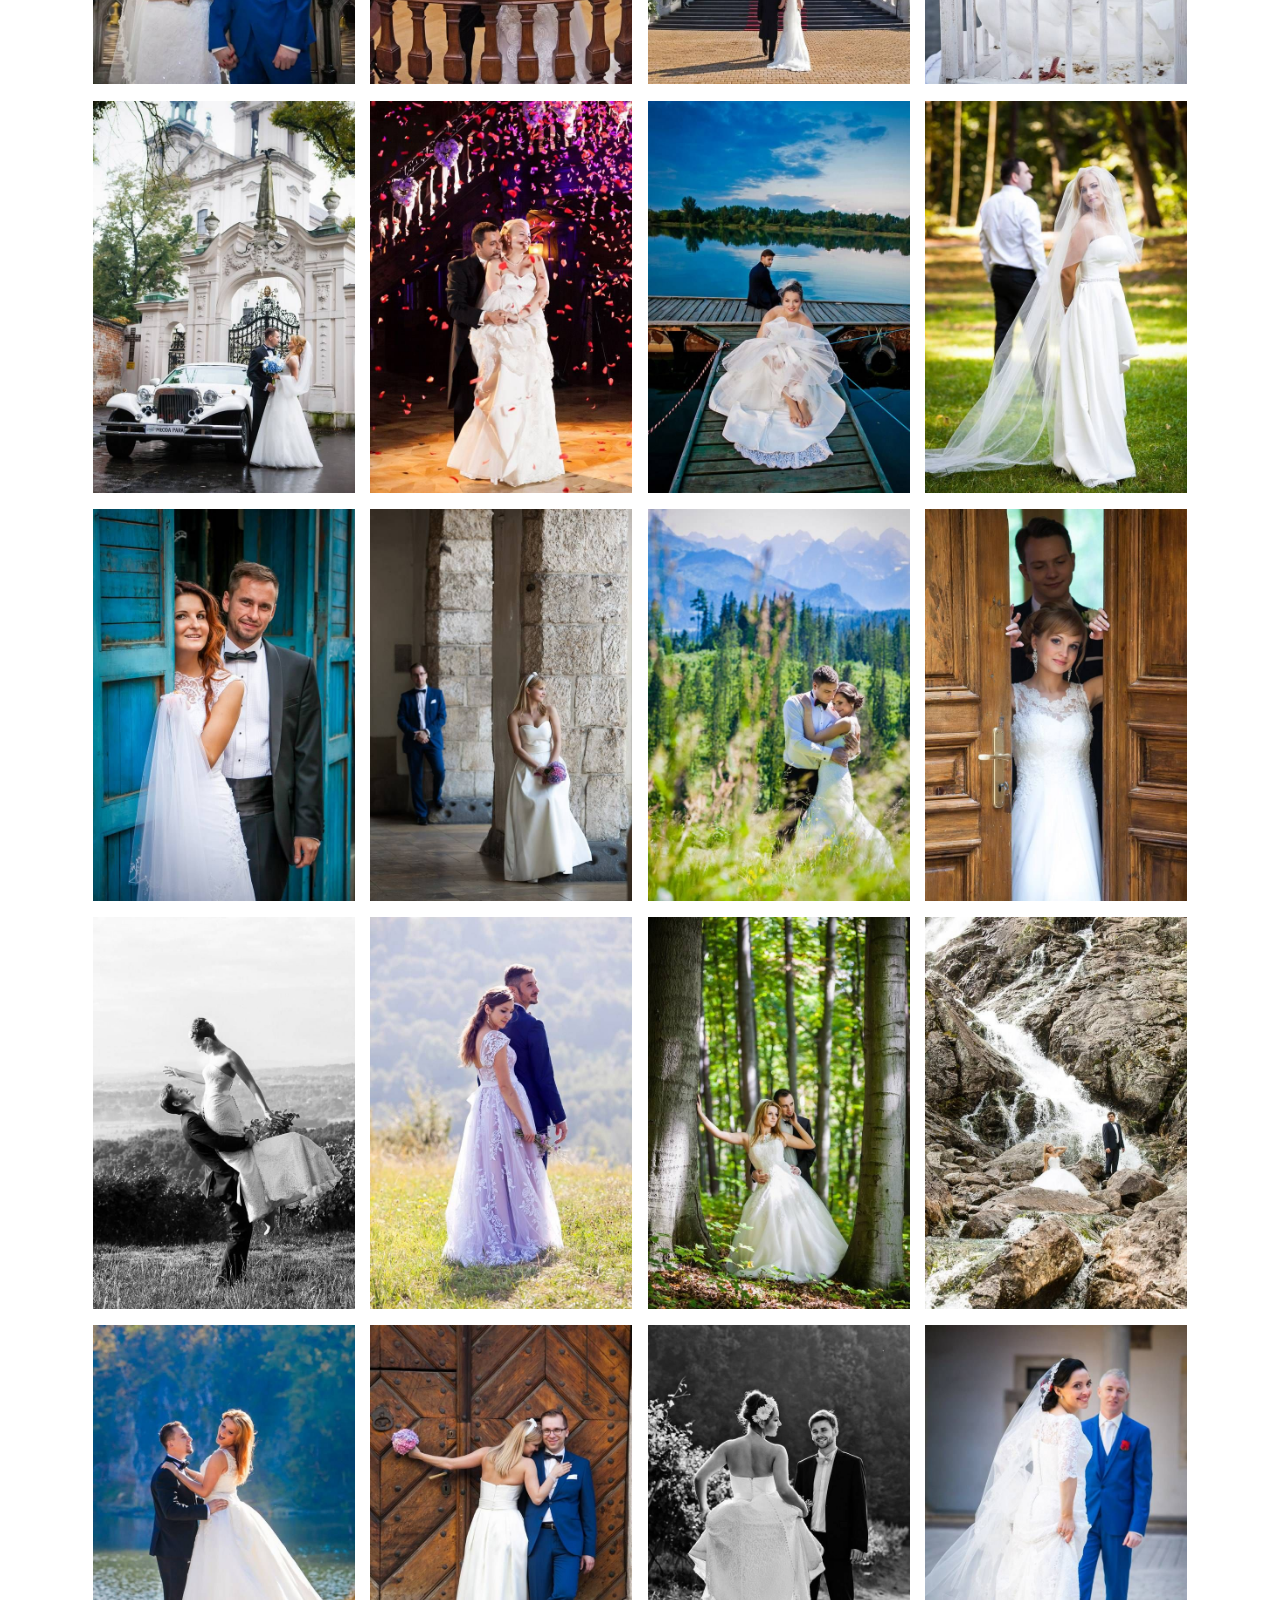
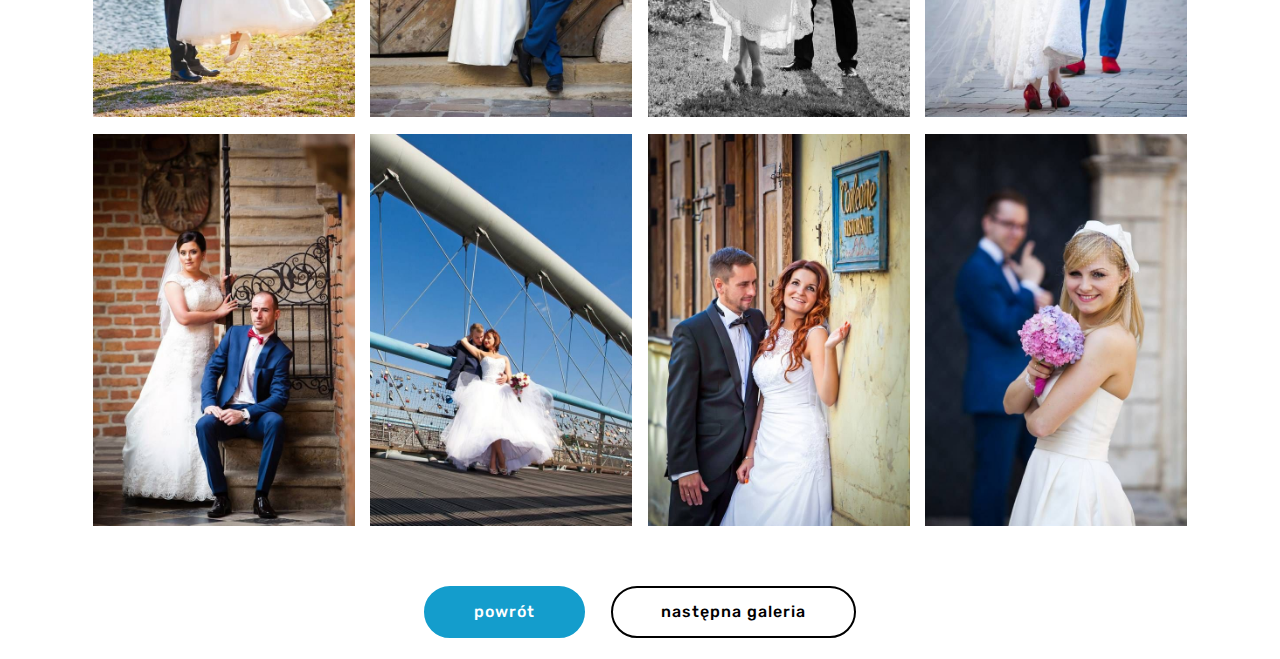
<file: page1.html>
<!DOCTYPE html>
<html >
<head>
  <!-- Site made with Mobirise Website Builder v4.5.2, https://mobirise.com -->
  <meta charset="UTF-8">
  <meta http-equiv="X-UA-Compatible" content="IE=edge">
  <meta name="generator" content="Mobirise v4.5.2, mobirise.com">
  <meta name="viewport" content="width=device-width, initial-scale=1, minimum-scale=1">
  <link rel="shortcut icon" href="assets/images/mbr-favicon.png" type="image/x-icon">
  <meta name="description" content="Site Builder Description">
  <title>galeria 1</title>
  <link rel="stylesheet" href="assets/web/assets/mobirise-icons/mobirise-icons.css">
  <link rel="stylesheet" href="assets/tether/tether.min.css">
  <link rel="stylesheet" href="assets/bootstrap/css/bootstrap.min.css">
  <link rel="stylesheet" href="assets/bootstrap/css/bootstrap-grid.min.css">
  <link rel="stylesheet" href="assets/bootstrap/css/bootstrap-reboot.min.css">
  <link rel="stylesheet" href="assets/socicon/css/styles.css">
  <link rel="stylesheet" href="assets/dropdown/css/style.css">
  <link rel="stylesheet" href="assets/theme/css/style.css">
  <link rel="stylesheet" href="assets/gallery/style.css">
  <link rel="stylesheet" href="assets/mobirise/css/mbr-additional.css" type="text/css">
  
  
  
</head>
<body>
<section class="mbr-gallery mbr-slider-carousel cid-qGkPGCY9EP" id="gallery1-w" data-rv-view="262">

    

    <div class="container">
        <div><!-- Filter --><!-- Gallery --><div class="mbr-gallery-row"><div class="mbr-gallery-layout-default"><div><div><div class="mbr-gallery-item mbr-gallery-item--p1" data-video-url="false" data-tags="Awesome"><div href="#lb-gallery1-w" data-slide-to="0" data-toggle="modal"><img src="assets/images/01-3-600x900-600x900.jpg" alt=""><span class="icon-focus"></span></div></div><div class="mbr-gallery-item mbr-gallery-item--p1" data-video-url="false" data-tags="Responsive"><div href="#lb-gallery1-w" data-slide-to="1" data-toggle="modal"><img src="assets/images/01-2-600x900-600x900.jpg" alt=""><span class="icon-focus"></span></div></div><div class="mbr-gallery-item mbr-gallery-item--p1" data-video-url="false" data-tags="Creative"><div href="#lb-gallery1-w" data-slide-to="2" data-toggle="modal"><img src="assets/images/08bbb-600x900-600x900.jpg" alt=""><span class="icon-focus"></span></div></div><div class="mbr-gallery-item mbr-gallery-item--p1" data-video-url="false" data-tags="Animated"><div href="#lb-gallery1-w" data-slide-to="3" data-toggle="modal"><img src="assets/images/04bb-600x900-600x900.jpg" alt=""><span class="icon-focus"></span></div></div><div class="mbr-gallery-item mbr-gallery-item--p1" data-video-url="false" data-tags="Awesome"><div href="#lb-gallery1-w" data-slide-to="4" data-toggle="modal"><img src="assets/images/img-9260-600x900-600x900.jpg" alt=""><span class="icon-focus"></span></div></div><div class="mbr-gallery-item mbr-gallery-item--p1" data-video-url="false" data-tags="Awesome"><div href="#lb-gallery1-w" data-slide-to="5" data-toggle="modal"><img src="assets/images/01-83-600x900-600x900.jpg" alt=""><span class="icon-focus"></span></div></div><div class="mbr-gallery-item mbr-gallery-item--p1" data-video-url="false" data-tags="Responsive"><div href="#lb-gallery1-w" data-slide-to="6" data-toggle="modal"><img src="assets/images/05-3m-600x900-600x900.jpg" alt=""><span class="icon-focus"></span></div></div><div class="mbr-gallery-item mbr-gallery-item--p1" data-video-url="false" data-tags="Animated"><div href="#lb-gallery1-w" data-slide-to="7" data-toggle="modal"><img src="assets/images/img-6484-600x900-600x900.jpg" alt=""><span class="icon-focus"></span></div></div><div class="mbr-gallery-item mbr-gallery-item--p1" data-video-url="false" data-tags="Animated"><div href="#lb-gallery1-w" data-slide-to="8" data-toggle="modal"><img src="assets/images/pit-60-600x900-600x900.jpg" alt=""><span class="icon-focus"></span></div></div><div class="mbr-gallery-item mbr-gallery-item--p1" data-video-url="false" data-tags="Animated"><div href="#lb-gallery1-w" data-slide-to="9" data-toggle="modal"><img src="assets/images/img-1620-600x900-600x900.jpg" alt=""><span class="icon-focus"></span></div></div><div class="mbr-gallery-item mbr-gallery-item--p1" data-video-url="false" data-tags="Animated"><div href="#lb-gallery1-w" data-slide-to="10" data-toggle="modal"><img src="assets/images/img-6499-600x900-600x900.jpg" alt=""><span class="icon-focus"></span></div></div><div class="mbr-gallery-item mbr-gallery-item--p1" data-video-url="false" data-tags="Animated"><div href="#lb-gallery1-w" data-slide-to="11" data-toggle="modal"><img src="assets/images/04bbm-600x900-600x900.jpg" alt=""><span class="icon-focus"></span></div></div><div class="mbr-gallery-item mbr-gallery-item--p1" data-video-url="false" data-tags="Animated"><div href="#lb-gallery1-w" data-slide-to="12" data-toggle="modal"><img src="assets/images/34-2c-600x900-600x900.jpg" alt=""><span class="icon-focus"></span></div></div><div class="mbr-gallery-item mbr-gallery-item--p1" data-video-url="false" data-tags="Animated"><div href="#lb-gallery1-w" data-slide-to="13" data-toggle="modal"><img src="assets/images/11-600x900-600x900.jpg" alt=""><span class="icon-focus"></span></div></div><div class="mbr-gallery-item mbr-gallery-item--p1" data-video-url="false" data-tags="Animated"><div href="#lb-gallery1-w" data-slide-to="14" data-toggle="modal"><img src="assets/images/37-2n-600x900-600x900.jpg" alt=""><span class="icon-focus"></span></div></div><div class="mbr-gallery-item mbr-gallery-item--p1" data-video-url="false" data-tags="Animated"><div href="#lb-gallery1-w" data-slide-to="15" data-toggle="modal"><img src="assets/images/32-600x900-600x900.jpg" alt=""><span class="icon-focus"></span></div></div><div class="mbr-gallery-item mbr-gallery-item--p1" data-video-url="false" data-tags="Animated"><div href="#lb-gallery1-w" data-slide-to="16" data-toggle="modal"><img src="assets/images/0337-600x900-600x900.jpg" alt=""><span class="icon-focus"></span></div></div><div class="mbr-gallery-item mbr-gallery-item--p1" data-video-url="false" data-tags="Animated"><div href="#lb-gallery1-w" data-slide-to="17" data-toggle="modal"><img src="assets/images/47-2m-600x900-600x900.jpg" alt=""><span class="icon-focus"></span></div></div><div class="mbr-gallery-item mbr-gallery-item--p1" data-video-url="false" data-tags="Animated"><div href="#lb-gallery1-w" data-slide-to="18" data-toggle="modal"><img src="assets/images/63-3a-600x900-600x900.jpg" alt=""><span class="icon-focus"></span></div></div><div class="mbr-gallery-item mbr-gallery-item--p1" data-video-url="false" data-tags="Animated"><div href="#lb-gallery1-w" data-slide-to="19" data-toggle="modal"><img src="assets/images/plener-org-132-600x900-600x900.jpg" alt=""><span class="icon-focus"></span></div></div><div class="mbr-gallery-item mbr-gallery-item--p1" data-video-url="false" data-tags="Animated"><div href="#lb-gallery1-w" data-slide-to="20" data-toggle="modal"><img src="assets/images/168-plener-mocny-600x900-600x900.jpg" alt=""><span class="icon-focus"></span></div></div><div class="mbr-gallery-item mbr-gallery-item--p1" data-video-url="false" data-tags="Animated"><div href="#lb-gallery1-w" data-slide-to="21" data-toggle="modal"><img src="assets/images/img-7270-600x900-600x900.jpg" alt=""><span class="icon-focus"></span></div></div><div class="mbr-gallery-item mbr-gallery-item--p1" data-video-url="false" data-tags="Animated"><div href="#lb-gallery1-w" data-slide-to="22" data-toggle="modal"><img src="assets/images/plener163-600x900-600x900.jpg" alt=""><span class="icon-focus"></span></div></div><div class="mbr-gallery-item mbr-gallery-item--p1" data-video-url="false" data-tags="Animated"><div href="#lb-gallery1-w" data-slide-to="23" data-toggle="modal"><img src="assets/images/img-7052-600x900-600x900.jpg" alt=""><span class="icon-focus"></span></div></div><div class="mbr-gallery-item mbr-gallery-item--p1" data-video-url="false" data-tags="Animated"><div href="#lb-gallery1-w" data-slide-to="24" data-toggle="modal"><img src="assets/images/65-3-600x900-600x900.jpg" alt=""><span class="icon-focus"></span></div></div><div class="mbr-gallery-item mbr-gallery-item--p1" data-video-url="false" data-tags="Animated"><div href="#lb-gallery1-w" data-slide-to="25" data-toggle="modal"><img src="assets/images/74-2-600x900-600x900.jpg" alt=""><span class="icon-focus"></span></div></div><div class="mbr-gallery-item mbr-gallery-item--p1" data-video-url="false" data-tags="Animated"><div href="#lb-gallery1-w" data-slide-to="26" data-toggle="modal"><img src="assets/images/img-3066-600x900-600x900.jpg" alt=""><span class="icon-focus"></span></div></div><div class="mbr-gallery-item mbr-gallery-item--p1" data-video-url="false" data-tags="Animated"><div href="#lb-gallery1-w" data-slide-to="27" data-toggle="modal"><img src="assets/images/68-2-600x900-600x900.jpg" alt=""><span class="icon-focus"></span></div></div><div class="mbr-gallery-item mbr-gallery-item--p1" data-video-url="false" data-tags="Animated"><div href="#lb-gallery1-w" data-slide-to="28" data-toggle="modal"><img src="assets/images/img-2645-600x900-600x900.jpg" alt=""><span class="icon-focus"></span></div></div><div class="mbr-gallery-item mbr-gallery-item--p1" data-video-url="false" data-tags="Animated"><div href="#lb-gallery1-w" data-slide-to="29" data-toggle="modal"><img src="assets/images/img-6755-600x900-600x900.jpg" alt=""><span class="icon-focus"></span></div></div><div class="mbr-gallery-item mbr-gallery-item--p1" data-video-url="false" data-tags="Animated"><div href="#lb-gallery1-w" data-slide-to="30" data-toggle="modal"><img src="assets/images/68a-600x900-600x900.jpg" alt=""><span class="icon-focus"></span></div></div><div class="mbr-gallery-item mbr-gallery-item--p1" data-video-url="false" data-tags="Animated"><div href="#lb-gallery1-w" data-slide-to="31" data-toggle="modal"><img src="assets/images/44-600x900-600x900.jpg" alt=""><span class="icon-focus"></span></div></div><div class="mbr-gallery-item mbr-gallery-item--p1" data-video-url="false" data-tags="Animated"><div href="#lb-gallery1-w" data-slide-to="32" data-toggle="modal"><img src="assets/images/197-plener-600x900-600x900.jpg" alt=""><span class="icon-focus"></span></div></div><div class="mbr-gallery-item mbr-gallery-item--p1" data-video-url="false" data-tags="Animated"><div href="#lb-gallery1-w" data-slide-to="33" data-toggle="modal"><img src="assets/images/69-600x900-600x900.jpg" alt=""><span class="icon-focus"></span></div></div><div class="mbr-gallery-item mbr-gallery-item--p1" data-video-url="false" data-tags="Animated"><div href="#lb-gallery1-w" data-slide-to="34" data-toggle="modal"><img src="assets/images/069-plener-mocny-600x900-600x900.jpg" alt=""><span class="icon-focus"></span></div></div><div class="mbr-gallery-item mbr-gallery-item--p1" data-video-url="false" data-tags="Animated"><div href="#lb-gallery1-w" data-slide-to="35" data-toggle="modal"><img src="assets/images/img-7055-600x900-600x900.jpg" alt=""><span class="icon-focus"></span></div></div></div></div><div class="clearfix"></div></div></div><!-- Lightbox --><div data-app-prevent-settings="" class="mbr-slider modal fade carousel slide" tabindex="-1" data-keyboard="true" data-interval="false" id="lb-gallery1-w"><div class="modal-dialog"><div class="modal-content"><div class="modal-body"><div class="carousel-inner"><div class="carousel-item"><img src="assets/images/01-3-600x900.jpg" alt=""></div><div class="carousel-item"><img src="assets/images/01-2-600x900.jpg" alt=""></div><div class="carousel-item"><img src="assets/images/08bbb-600x900.jpg" alt=""></div><div class="carousel-item"><img src="assets/images/04bb-600x900.jpg" alt=""></div><div class="carousel-item"><img src="assets/images/img-9260-600x900.jpg" alt=""></div><div class="carousel-item"><img src="assets/images/01-83-600x900.jpg" alt=""></div><div class="carousel-item"><img src="assets/images/05-3m-600x900.jpg" alt=""></div><div class="carousel-item"><img src="assets/images/img-6484-600x900.jpg" alt=""></div><div class="carousel-item"><img src="assets/images/pit-60-600x900.jpg" alt=""></div><div class="carousel-item"><img src="assets/images/img-1620-600x900.jpg" alt=""></div><div class="carousel-item"><img src="assets/images/img-6499-600x900.jpg" alt=""></div><div class="carousel-item"><img src="assets/images/04bbm-600x900.jpg" alt=""></div><div class="carousel-item"><img src="assets/images/34-2c-600x900.jpg" alt=""></div><div class="carousel-item"><img src="assets/images/11-600x900.jpg" alt=""></div><div class="carousel-item"><img src="assets/images/37-2n-600x900.jpg" alt=""></div><div class="carousel-item"><img src="assets/images/32-600x900.jpg" alt=""></div><div class="carousel-item"><img src="assets/images/0337-600x900.jpg" alt=""></div><div class="carousel-item"><img src="assets/images/47-2m-600x900.jpg" alt=""></div><div class="carousel-item"><img src="assets/images/63-3a-600x900.jpg" alt=""></div><div class="carousel-item"><img src="assets/images/plener-org-132-600x900.jpg" alt=""></div><div class="carousel-item"><img src="assets/images/168-plener-mocny-600x900.jpg" alt=""></div><div class="carousel-item"><img src="assets/images/img-7270-600x900.jpg" alt=""></div><div class="carousel-item"><img src="assets/images/plener163-600x900.jpg" alt=""></div><div class="carousel-item"><img src="assets/images/img-7052-600x900.jpg" alt=""></div><div class="carousel-item"><img src="assets/images/65-3-600x900.jpg" alt=""></div><div class="carousel-item"><img src="assets/images/74-2-600x900.jpg" alt=""></div><div class="carousel-item"><img src="assets/images/img-3066-600x900.jpg" alt=""></div><div class="carousel-item"><img src="assets/images/68-2-600x900.jpg" alt=""></div><div class="carousel-item"><img src="assets/images/img-2645-600x900.jpg" alt=""></div><div class="carousel-item"><img src="assets/images/img-6755-600x900.jpg" alt=""></div><div class="carousel-item"><img src="assets/images/68a-600x900.jpg" alt=""></div><div class="carousel-item"><img src="assets/images/44-600x900.jpg" alt=""></div><div class="carousel-item"><img src="assets/images/197-plener-600x900.jpg" alt=""></div><div class="carousel-item"><img src="assets/images/69-600x900.jpg" alt=""></div><div class="carousel-item"><img src="assets/images/069-plener-mocny-600x900.jpg" alt=""></div><div class="carousel-item active"><img src="assets/images/img-7055-600x900.jpg" alt=""></div></div><a class="carousel-control carousel-control-prev" role="button" data-slide="prev" href="#lb-gallery1-w"><span class="mbri-left mbr-iconfont" aria-hidden="true"></span><span class="sr-only">Previous</span></a><a class="carousel-control carousel-control-next" role="button" data-slide="next" href="#lb-gallery1-w"><span class="mbri-right mbr-iconfont" aria-hidden="true"></span><span class="sr-only">Next</span></a><a class="close" href="#" role="button" data-dismiss="modal"><span class="sr-only">Close</span></a></div></div></div></div></div>
    </div>

</section>

<section class="engine"><a href="https://mobirise.co">Mobirise</a></section><section class="mbr-section content8 cid-qGldH1dG9y" id="content8-x" data-rv-view="409">

    

    <div class="container">
        <div class="media-container-row title">
            <div class="col-12 col-md-8">
                <div class="mbr-section-btn align-center"><a class="btn btn-primary display-4" href="index.html#gallery2-r">powrót</a>
                    <a class="btn btn-black-outline display-4" href="page2.html#gallery1-13">następna galeria</a></div>
            </div>
        </div>
    </div>
</section>

<section class="menu cid-qGmVsVB4jK" once="menu" id="menu2-2e" data-rv-view="410">

    

    <nav class="navbar navbar-expand beta-menu navbar-dropdown align-items-center navbar-fixed-top navbar-toggleable-sm bg-color transparent">
        <button class="navbar-toggler navbar-toggler-right" type="button" data-toggle="collapse" data-target="#navbarSupportedContent" aria-controls="navbarSupportedContent" aria-expanded="false" aria-label="Toggle navigation">
            <div class="hamburger">
                <span></span>
                <span></span>
                <span></span>
                <span></span>
            </div>
        </button>
        <div class="menu-logo">
            <div class="navbar-brand">
                
                <span class="navbar-caption-wrap"><a class="navbar-caption text-white display-4" href="index.html#header11-8">BfotoArte.pl</a></span>
            </div>
        </div>
        <div class="collapse navbar-collapse" id="navbarSupportedContent">
            <ul class="navbar-nav nav-dropdown" data-app-modern-menu="true"><li class="nav-item">
                    <a class="nav-link link text-black display-4" href="https://mobirise.com"></a>
                </li>
                <li class="nav-item">
                    <a class="nav-link link text-black display-4" href="https://web.facebook.com/bfotoarte/?_rdc=1&_rdr" target="_blank"><span class="socicon socicon-facebook mbr-iconfont mbr-iconfont-btn" style="color: rgb(20, 157, 204);"></span>BfotoArte na facebooku</a>
                </li></ul>
            <div class="navbar-buttons mbr-section-btn"><a class="btn btn-sm btn-primary display-4" href="index.html#form4-o"><span class="mbri-letter mbr-iconfont mbr-iconfont-btn"></span>
                    
                    kontakt</a></div>
        </div>
    </nav>
</section>


  <script src="assets/web/assets/jquery/jquery.min.js"></script>
  <script src="assets/popper/popper.min.js"></script>
  <script src="assets/tether/tether.min.js"></script>
  <script src="assets/bootstrap/js/bootstrap.min.js"></script>
  <script src="assets/smoothscroll/smooth-scroll.js"></script>
  <script src="assets/masonry/masonry.pkgd.min.js"></script>
  <script src="assets/imagesloaded/imagesloaded.pkgd.min.js"></script>
  <script src="assets/touchswipe/jquery.touch-swipe.min.js"></script>
  <script src="assets/vimeoplayer/jquery.mb.vimeo_player.js"></script>
  <script src="assets/dropdown/js/script.min.js"></script>
  <script src="assets/bootstrapcarouselswipe/bootstrap-carousel-swipe.js"></script>
  <script src="assets/theme/js/script.js"></script>
  <script src="assets/slidervideo/script.js"></script>
  <script src="assets/gallery/player.min.js"></script>
  <script src="assets/gallery/script.js"></script>
  
  
</body>
</html>
</file>
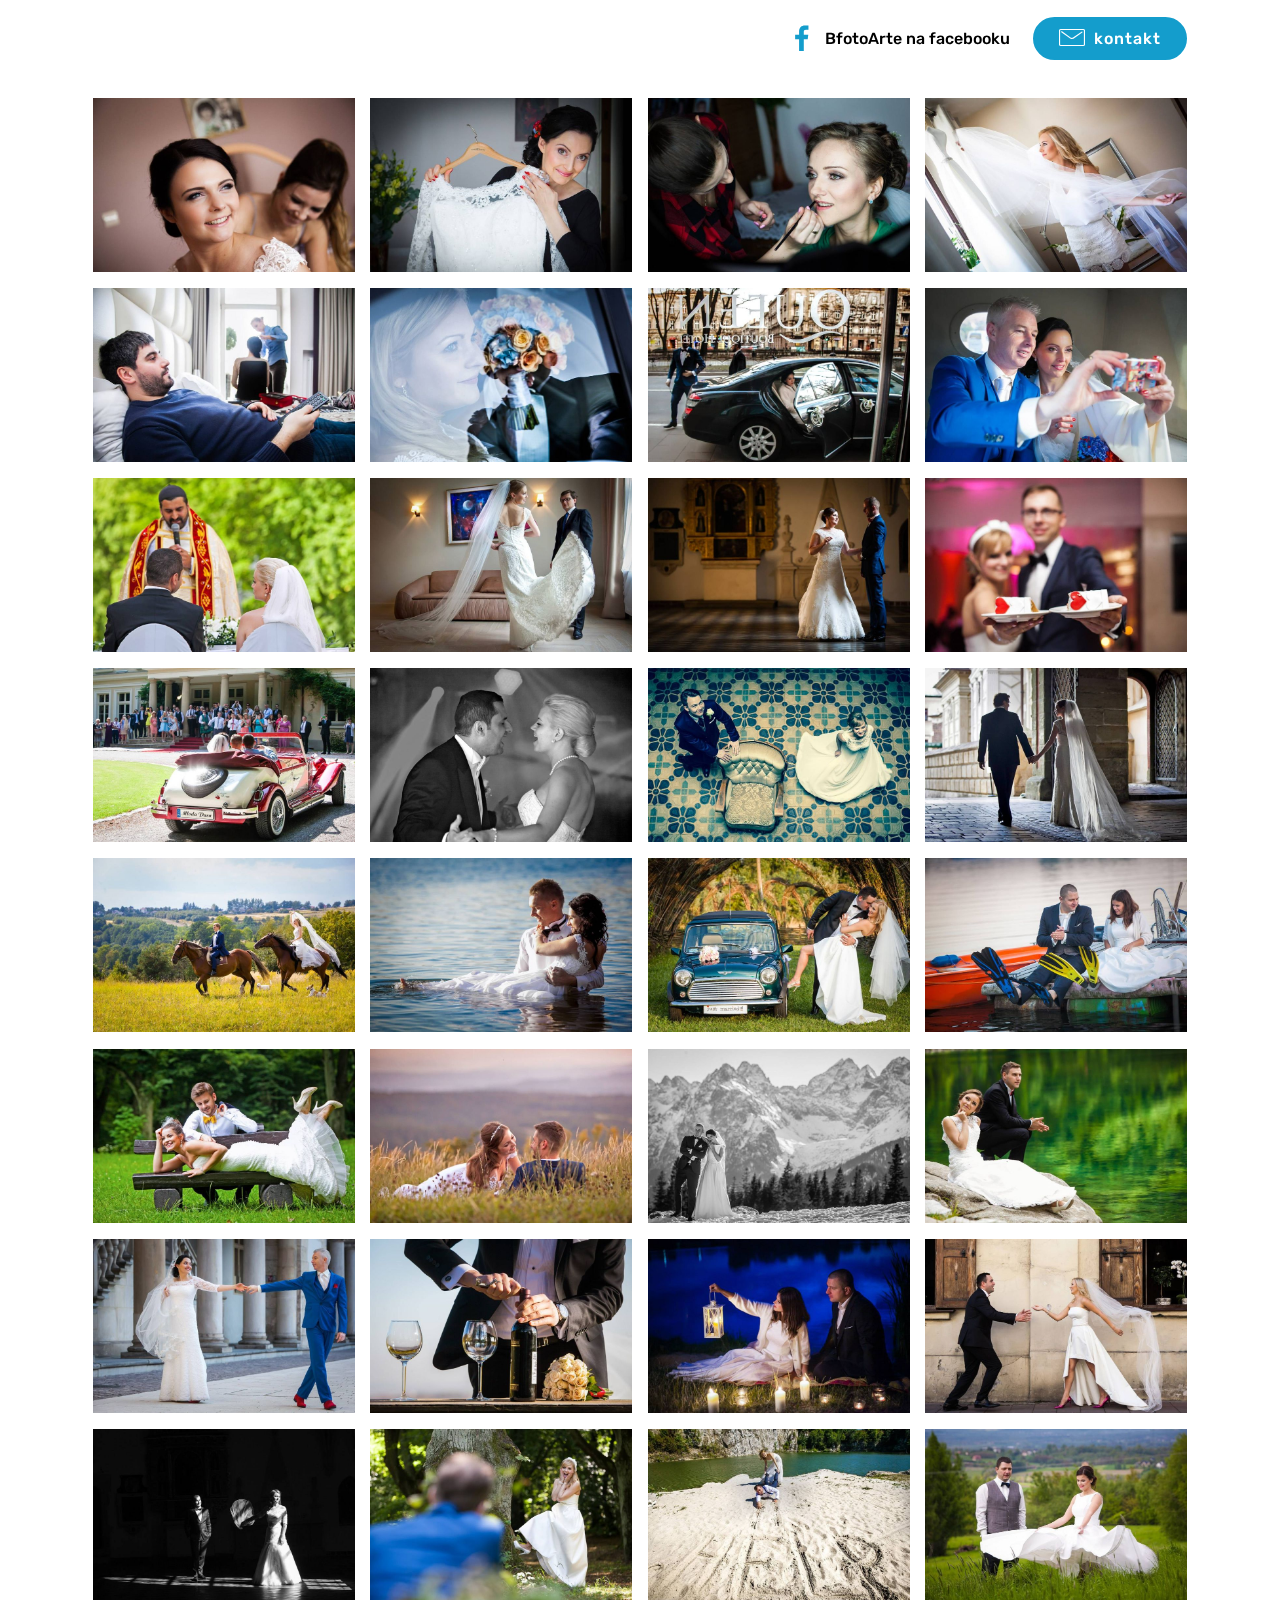
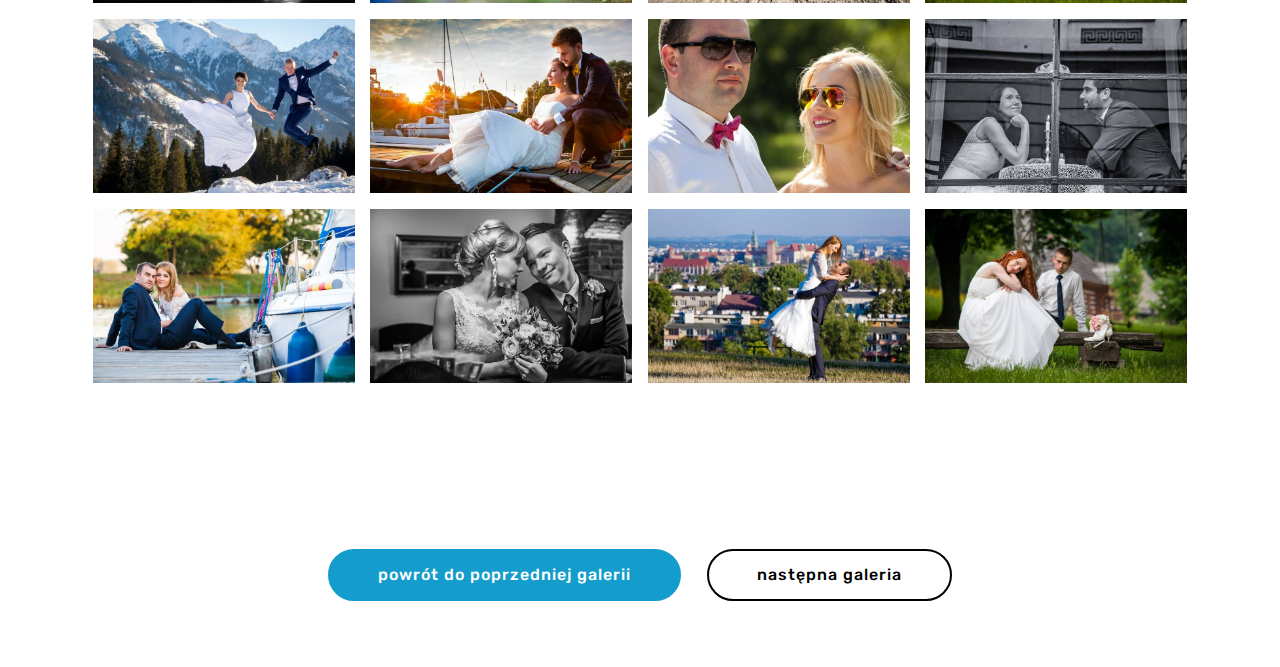
<file: page2.html>
<!DOCTYPE html>
<html >
<head>
  <!-- Site made with Mobirise Website Builder v4.5.2, https://mobirise.com -->
  <meta charset="UTF-8">
  <meta http-equiv="X-UA-Compatible" content="IE=edge">
  <meta name="generator" content="Mobirise v4.5.2, mobirise.com">
  <meta name="viewport" content="width=device-width, initial-scale=1, minimum-scale=1">
  <link rel="shortcut icon" href="assets/images/mbr-favicon.png" type="image/x-icon">
  <meta name="description" content="Website Maker Description">
  <title>galeria 2</title>
  <link rel="stylesheet" href="assets/web/assets/mobirise-icons/mobirise-icons.css">
  <link rel="stylesheet" href="assets/tether/tether.min.css">
  <link rel="stylesheet" href="assets/bootstrap/css/bootstrap.min.css">
  <link rel="stylesheet" href="assets/bootstrap/css/bootstrap-grid.min.css">
  <link rel="stylesheet" href="assets/bootstrap/css/bootstrap-reboot.min.css">
  <link rel="stylesheet" href="assets/socicon/css/styles.css">
  <link rel="stylesheet" href="assets/dropdown/css/style.css">
  <link rel="stylesheet" href="assets/theme/css/style.css">
  <link rel="stylesheet" href="assets/gallery/style.css">
  <link rel="stylesheet" href="assets/mobirise/css/mbr-additional.css" type="text/css">
  
  
  
</head>
<body>
<section class="mbr-gallery mbr-slider-carousel cid-qGliaD26ag" id="gallery1-13" data-rv-view="412">

    

    <div class="container">
        <div><!-- Filter --><!-- Gallery --><div class="mbr-gallery-row"><div class="mbr-gallery-layout-default"><div><div><div class="mbr-gallery-item mbr-gallery-item--p1" data-video-url="false" data-tags="Awesome"><div href="#lb-gallery1-13" data-slide-to="0" data-toggle="modal"><img src="assets/images/img-5505-900x600-800x533.jpg" alt=""><span class="icon-focus"></span></div></div><div class="mbr-gallery-item mbr-gallery-item--p1" data-video-url="false" data-tags="Responsive"><div href="#lb-gallery1-13" data-slide-to="1" data-toggle="modal"><img src="assets/images/05-2-900x600-800x533.jpg" alt=""><span class="icon-focus"></span></div></div><div class="mbr-gallery-item mbr-gallery-item--p1" data-video-url="false" data-tags="Creative"><div href="#lb-gallery1-13" data-slide-to="2" data-toggle="modal"><img src="assets/images/img-9254-900x600-800x533.jpg" alt=""><span class="icon-focus"></span></div></div><div class="mbr-gallery-item mbr-gallery-item--p1" data-video-url="false" data-tags="Animated"><div href="#lb-gallery1-13" data-slide-to="3" data-toggle="modal"><img src="assets/images/02vdd-900x600-800x533.jpg" alt=""><span class="icon-focus"></span></div></div><div class="mbr-gallery-item mbr-gallery-item--p1" data-video-url="false" data-tags="Awesome"><div href="#lb-gallery1-13" data-slide-to="4" data-toggle="modal"><img src="assets/images/02-2-900x600-800x533.jpg" alt=""><span class="icon-focus"></span></div></div><div class="mbr-gallery-item mbr-gallery-item--p1" data-video-url="false" data-tags="Awesome"><div href="#lb-gallery1-13" data-slide-to="5" data-toggle="modal"><img src="assets/images/img-4180-900x600-800x533.jpg" alt=""><span class="icon-focus"></span></div></div><div class="mbr-gallery-item mbr-gallery-item--p1" data-video-url="false" data-tags="Responsive"><div href="#lb-gallery1-13" data-slide-to="6" data-toggle="modal"><img src="assets/images/22-900x600-800x533.jpg" alt=""><span class="icon-focus"></span></div></div><div class="mbr-gallery-item mbr-gallery-item--p1" data-video-url="false" data-tags="Animated"><div href="#lb-gallery1-13" data-slide-to="7" data-toggle="modal"><img src="assets/images/56-2-900x600-800x533.jpg" alt=""><span class="icon-focus"></span></div></div><div class="mbr-gallery-item mbr-gallery-item--p1" data-video-url="false" data-tags="Animated"><div href="#lb-gallery1-13" data-slide-to="8" data-toggle="modal"><img src="assets/images/27-900x600-800x533.jpg" alt=""><span class="icon-focus"></span></div></div><div class="mbr-gallery-item mbr-gallery-item--p1" data-video-url="false" data-tags="Animated"><div href="#lb-gallery1-13" data-slide-to="9" data-toggle="modal"><img src="assets/images/81-900x600-800x533.jpg" alt=""><span class="icon-focus"></span></div></div><div class="mbr-gallery-item mbr-gallery-item--p1" data-video-url="false" data-tags="Animated"><div href="#lb-gallery1-13" data-slide-to="10" data-toggle="modal"><img src="assets/images/091-plener-900x600-800x533.jpg" alt=""><span class="icon-focus"></span></div></div><div class="mbr-gallery-item mbr-gallery-item--p1" data-video-url="false" data-tags="Animated"><div href="#lb-gallery1-13" data-slide-to="11" data-toggle="modal"><img src="assets/images/img-7853-900x600-800x533.jpg" alt=""><span class="icon-focus"></span></div></div><div class="mbr-gallery-item mbr-gallery-item--p1" data-video-url="false" data-tags="Animated"><div href="#lb-gallery1-13" data-slide-to="12" data-toggle="modal"><img src="assets/images/38-900x600-800x533.jpg" alt=""><span class="icon-focus"></span></div></div><div class="mbr-gallery-item mbr-gallery-item--p1" data-video-url="false" data-tags="Animated"><div href="#lb-gallery1-13" data-slide-to="13" data-toggle="modal"><img src="assets/images/72c-900x600-800x533.jpg" alt=""><span class="icon-focus"></span></div></div><div class="mbr-gallery-item mbr-gallery-item--p1" data-video-url="false" data-tags="Animated"><div href="#lb-gallery1-13" data-slide-to="14" data-toggle="modal"><img src="assets/images/25-3-900x600-800x533.jpg" alt=""><span class="icon-focus"></span></div></div><div class="mbr-gallery-item mbr-gallery-item--p1" data-video-url="false" data-tags="Animated"><div href="#lb-gallery1-13" data-slide-to="15" data-toggle="modal"><img src="assets/images/65nnn-900x600-800x533.jpg" alt=""><span class="icon-focus"></span></div></div><div class="mbr-gallery-item mbr-gallery-item--p1" data-video-url="false" data-tags="Animated"><div href="#lb-gallery1-13" data-slide-to="16" data-toggle="modal"><img src="assets/images/309-plener-900x600-800x533.jpg" alt=""><span class="icon-focus"></span></div></div><div class="mbr-gallery-item mbr-gallery-item--p1" data-video-url="false" data-tags="Animated"><div href="#lb-gallery1-13" data-slide-to="17" data-toggle="modal"><img src="assets/images/506-plener-900x600-800x533.jpg" alt=""><span class="icon-focus"></span></div></div><div class="mbr-gallery-item mbr-gallery-item--p1" data-video-url="false" data-tags="Animated"><div href="#lb-gallery1-13" data-slide-to="18" data-toggle="modal"><img src="assets/images/08-23-900x600-800x533.jpg" alt=""><span class="icon-focus"></span></div></div><div class="mbr-gallery-item mbr-gallery-item--p1" data-video-url="false" data-tags="Animated"><div href="#lb-gallery1-13" data-slide-to="19" data-toggle="modal"><img src="assets/images/337plener-900x600-800x533.jpg" alt=""><span class="icon-focus"></span></div></div><div class="mbr-gallery-item mbr-gallery-item--p1" data-video-url="false" data-tags="Animated"><div href="#lb-gallery1-13" data-slide-to="20" data-toggle="modal"><img src="assets/images/83a-900x600-800x533.jpg" alt=""><span class="icon-focus"></span></div></div><div class="mbr-gallery-item mbr-gallery-item--p1" data-video-url="false" data-tags="Animated"><div href="#lb-gallery1-13" data-slide-to="21" data-toggle="modal"><img src="assets/images/82-900x600-800x533.jpg" alt=""><span class="icon-focus"></span></div></div><div class="mbr-gallery-item mbr-gallery-item--p1" data-video-url="false" data-tags="Animated"><div href="#lb-gallery1-13" data-slide-to="22" data-toggle="modal"><img src="assets/images/69-3-900x600-800x533.jpg" alt=""><span class="icon-focus"></span></div></div><div class="mbr-gallery-item mbr-gallery-item--p1" data-video-url="false" data-tags="Animated"><div href="#lb-gallery1-13" data-slide-to="23" data-toggle="modal"><img src="assets/images/plener025-900x600-800x533.jpg" alt=""><span class="icon-focus"></span></div></div><div class="mbr-gallery-item mbr-gallery-item--p1" data-video-url="false" data-tags="Animated"><div href="#lb-gallery1-13" data-slide-to="24" data-toggle="modal"><img src="assets/images/49-2l-900x600-800x533.jpg" alt=""><span class="icon-focus"></span></div></div><div class="mbr-gallery-item mbr-gallery-item--p1" data-video-url="false" data-tags="Animated"><div href="#lb-gallery1-13" data-slide-to="25" data-toggle="modal"><img src="assets/images/099-plener-900x600-800x533.jpg" alt=""><span class="icon-focus"></span></div></div><div class="mbr-gallery-item mbr-gallery-item--p1" data-video-url="false" data-tags="Animated"><div href="#lb-gallery1-13" data-slide-to="26" data-toggle="modal"><img src="assets/images/402plener-900x600-800x533.jpg" alt=""><span class="icon-focus"></span></div></div><div class="mbr-gallery-item mbr-gallery-item--p1" data-video-url="false" data-tags="Animated"><div href="#lb-gallery1-13" data-slide-to="27" data-toggle="modal"><img src="assets/images/70-4-900x600-800x533.jpg" alt=""><span class="icon-focus"></span></div></div><div class="mbr-gallery-item mbr-gallery-item--p1" data-video-url="false" data-tags="Animated"><div href="#lb-gallery1-13" data-slide-to="28" data-toggle="modal"><img src="assets/images/49a-900x600-800x533.jpg" alt=""><span class="icon-focus"></span></div></div><div class="mbr-gallery-item mbr-gallery-item--p1" data-video-url="false" data-tags="Animated"><div href="#lb-gallery1-13" data-slide-to="29" data-toggle="modal"><img src="assets/images/img-7539-900x600-800x533.jpg" alt=""><span class="icon-focus"></span></div></div><div class="mbr-gallery-item mbr-gallery-item--p1" data-video-url="false" data-tags="Animated"><div href="#lb-gallery1-13" data-slide-to="30" data-toggle="modal"><img src="assets/images/56-900x600-800x533.jpg" alt=""><span class="icon-focus"></span></div></div><div class="mbr-gallery-item mbr-gallery-item--p1" data-video-url="false" data-tags="Animated"><div href="#lb-gallery1-13" data-slide-to="31" data-toggle="modal"><img src="assets/images/173plener-900x600-800x533.jpg" alt=""><span class="icon-focus"></span></div></div><div class="mbr-gallery-item mbr-gallery-item--p1" data-video-url="false" data-tags="Animated"><div href="#lb-gallery1-13" data-slide-to="32" data-toggle="modal"><img src="assets/images/73-2-900x600-800x533.jpg" alt=""><span class="icon-focus"></span></div></div><div class="mbr-gallery-item mbr-gallery-item--p1" data-video-url="false" data-tags="Animated"><div href="#lb-gallery1-13" data-slide-to="33" data-toggle="modal"><img src="assets/images/64-2a-900x600-800x533.jpg" alt=""><span class="icon-focus"></span></div></div><div class="mbr-gallery-item mbr-gallery-item--p1" data-video-url="false" data-tags="Animated"><div href="#lb-gallery1-13" data-slide-to="34" data-toggle="modal"><img src="assets/images/img-485-900x600-800x533.jpg" alt=""><span class="icon-focus"></span></div></div><div class="mbr-gallery-item mbr-gallery-item--p1" data-video-url="false" data-tags="Animated"><div href="#lb-gallery1-13" data-slide-to="35" data-toggle="modal"><img src="assets/images/64-2-900x600-800x533.jpg" alt=""><span class="icon-focus"></span></div></div><div class="mbr-gallery-item mbr-gallery-item--p1" data-video-url="false" data-tags="Animated"><div href="#lb-gallery1-13" data-slide-to="36" data-toggle="modal"><img src="assets/images/37-2-900x600-800x533.jpg" alt=""><span class="icon-focus"></span></div></div><div class="mbr-gallery-item mbr-gallery-item--p1" data-video-url="false" data-tags="Animated"><div href="#lb-gallery1-13" data-slide-to="37" data-toggle="modal"><img src="assets/images/28-900x600-800x533.jpg" alt=""><span class="icon-focus"></span></div></div><div class="mbr-gallery-item mbr-gallery-item--p1" data-video-url="false" data-tags="Animated"><div href="#lb-gallery1-13" data-slide-to="38" data-toggle="modal"><img src="assets/images/42-900x600-800x533.jpg" alt=""><span class="icon-focus"></span></div></div><div class="mbr-gallery-item mbr-gallery-item--p1" data-video-url="false" data-tags="Animated"><div href="#lb-gallery1-13" data-slide-to="39" data-toggle="modal"><img src="assets/images/img-2454-900x600-800x533.jpg" alt=""><span class="icon-focus"></span></div></div></div></div><div class="clearfix"></div></div></div><!-- Lightbox --><div data-app-prevent-settings="" class="mbr-slider modal fade carousel slide" tabindex="-1" data-keyboard="true" data-interval="false" id="lb-gallery1-13"><div class="modal-dialog"><div class="modal-content"><div class="modal-body"><div class="carousel-inner"><div class="carousel-item"><img src="assets/images/img-5505-900x600.jpg" alt=""></div><div class="carousel-item"><img src="assets/images/05-2-900x600.jpg" alt=""></div><div class="carousel-item"><img src="assets/images/img-9254-900x600.jpg" alt=""></div><div class="carousel-item"><img src="assets/images/02vdd-900x600.jpg" alt=""></div><div class="carousel-item"><img src="assets/images/02-2-900x600.jpg" alt=""></div><div class="carousel-item"><img src="assets/images/img-4180-900x600.jpg" alt=""></div><div class="carousel-item"><img src="assets/images/22-900x600.jpg" alt=""></div><div class="carousel-item"><img src="assets/images/56-2-900x600.jpg" alt=""></div><div class="carousel-item"><img src="assets/images/27-900x600.jpg" alt=""></div><div class="carousel-item"><img src="assets/images/81-900x600.jpg" alt=""></div><div class="carousel-item"><img src="assets/images/091-plener-900x600.jpg" alt=""></div><div class="carousel-item"><img src="assets/images/img-7853-900x600.jpg" alt=""></div><div class="carousel-item"><img src="assets/images/38-900x600.jpg" alt=""></div><div class="carousel-item"><img src="assets/images/72c-900x600.jpg" alt=""></div><div class="carousel-item"><img src="assets/images/25-3-900x600.jpg" alt=""></div><div class="carousel-item"><img src="assets/images/65nnn-900x600.jpg" alt=""></div><div class="carousel-item"><img src="assets/images/309-plener-900x600.jpg" alt=""></div><div class="carousel-item"><img src="assets/images/506-plener-900x600.jpg" alt=""></div><div class="carousel-item"><img src="assets/images/08-23-900x600.jpg" alt=""></div><div class="carousel-item"><img src="assets/images/337plener-900x600.jpg" alt=""></div><div class="carousel-item"><img src="assets/images/83a-900x600.jpg" alt=""></div><div class="carousel-item"><img src="assets/images/82-900x600.jpg" alt=""></div><div class="carousel-item"><img src="assets/images/69-3-900x600.jpg" alt=""></div><div class="carousel-item"><img src="assets/images/plener025-900x600.jpg" alt=""></div><div class="carousel-item"><img src="assets/images/49-2l-900x600.jpg" alt=""></div><div class="carousel-item"><img src="assets/images/099-plener-900x600.jpg" alt=""></div><div class="carousel-item"><img src="assets/images/402plener-900x600.jpg" alt=""></div><div class="carousel-item"><img src="assets/images/70-4-900x600.jpg" alt=""></div><div class="carousel-item"><img src="assets/images/49a-900x600.jpg" alt=""></div><div class="carousel-item"><img src="assets/images/img-7539-900x600.jpg" alt=""></div><div class="carousel-item"><img src="assets/images/56-900x600.jpg" alt=""></div><div class="carousel-item"><img src="assets/images/173plener-900x600.jpg" alt=""></div><div class="carousel-item"><img src="assets/images/73-2-900x600.jpg" alt=""></div><div class="carousel-item"><img src="assets/images/64-2a-900x600.jpg" alt=""></div><div class="carousel-item"><img src="assets/images/img-485-900x600.jpg" alt=""></div><div class="carousel-item"><img src="assets/images/64-2-900x600.jpg" alt=""></div><div class="carousel-item"><img src="assets/images/37-2-900x600.jpg" alt=""></div><div class="carousel-item"><img src="assets/images/28-900x600.jpg" alt=""></div><div class="carousel-item"><img src="assets/images/42-900x600.jpg" alt=""></div><div class="carousel-item active"><img src="assets/images/img-2454-900x600.jpg" alt=""></div></div><a class="carousel-control carousel-control-prev" role="button" data-slide="prev" href="#lb-gallery1-13"><span class="mbri-left mbr-iconfont" aria-hidden="true"></span><span class="sr-only">Previous</span></a><a class="carousel-control carousel-control-next" role="button" data-slide="next" href="#lb-gallery1-13"><span class="mbri-right mbr-iconfont" aria-hidden="true"></span><span class="sr-only">Next</span></a><a class="close" href="#" role="button" data-dismiss="modal"><span class="sr-only">Close</span></a></div></div></div></div></div>
    </div>

</section>

<section class="engine"><a href="https://mobirise.co/h">how to make your own website for free</a></section><section class="mbr-section content8 cid-qGlTUxENJK" id="content8-1l" data-rv-view="575">

    

    <div class="container">
        <div class="media-container-row title">
            <div class="col-12 col-md-8">
                <div class="mbr-section-btn align-center"><a class="btn btn-primary display-4" href="page1.html#gallery1-w">powrót do poprzedniej galerii</a>
                    <a class="btn btn-black-outline display-4" href="page3.html#gallery1-16">następna galeria</a></div>
            </div>
        </div>
    </div>
</section>

<section class="menu cid-qGmVkIGuYm" once="menu" id="menu2-2d" data-rv-view="576">

    

    <nav class="navbar navbar-expand beta-menu navbar-dropdown align-items-center navbar-fixed-top navbar-toggleable-sm bg-color transparent">
        <button class="navbar-toggler navbar-toggler-right" type="button" data-toggle="collapse" data-target="#navbarSupportedContent" aria-controls="navbarSupportedContent" aria-expanded="false" aria-label="Toggle navigation">
            <div class="hamburger">
                <span></span>
                <span></span>
                <span></span>
                <span></span>
            </div>
        </button>
        <div class="menu-logo">
            <div class="navbar-brand">
                
                <span class="navbar-caption-wrap"><a class="navbar-caption text-white display-4" href="index.html#header11-8">BfotoArte.pl</a></span>
            </div>
        </div>
        <div class="collapse navbar-collapse" id="navbarSupportedContent">
            <ul class="navbar-nav nav-dropdown" data-app-modern-menu="true"><li class="nav-item">
                    <a class="nav-link link text-black display-4" href="https://mobirise.com"></a>
                </li>
                <li class="nav-item">
                    <a class="nav-link link text-black display-4" href="https://web.facebook.com/bfotoarte/?_rdc=1&_rdr" target="_blank"><span class="socicon socicon-facebook mbr-iconfont mbr-iconfont-btn" style="color: rgb(20, 157, 204);"></span>BfotoArte na facebooku</a>
                </li></ul>
            <div class="navbar-buttons mbr-section-btn"><a class="btn btn-sm btn-primary display-4" href="index.html#form4-o"><span class="mbri-letter mbr-iconfont mbr-iconfont-btn"></span>
                    
                    kontakt</a></div>
        </div>
    </nav>
</section>


  <script src="assets/web/assets/jquery/jquery.min.js"></script>
  <script src="assets/popper/popper.min.js"></script>
  <script src="assets/tether/tether.min.js"></script>
  <script src="assets/bootstrap/js/bootstrap.min.js"></script>
  <script src="assets/smoothscroll/smooth-scroll.js"></script>
  <script src="assets/masonry/masonry.pkgd.min.js"></script>
  <script src="assets/imagesloaded/imagesloaded.pkgd.min.js"></script>
  <script src="assets/touchswipe/jquery.touch-swipe.min.js"></script>
  <script src="assets/vimeoplayer/jquery.mb.vimeo_player.js"></script>
  <script src="assets/dropdown/js/script.min.js"></script>
  <script src="assets/bootstrapcarouselswipe/bootstrap-carousel-swipe.js"></script>
  <script src="assets/theme/js/script.js"></script>
  <script src="assets/slidervideo/script.js"></script>
  <script src="assets/gallery/player.min.js"></script>
  <script src="assets/gallery/script.js"></script>
  
  
</body>
</html>
</file>
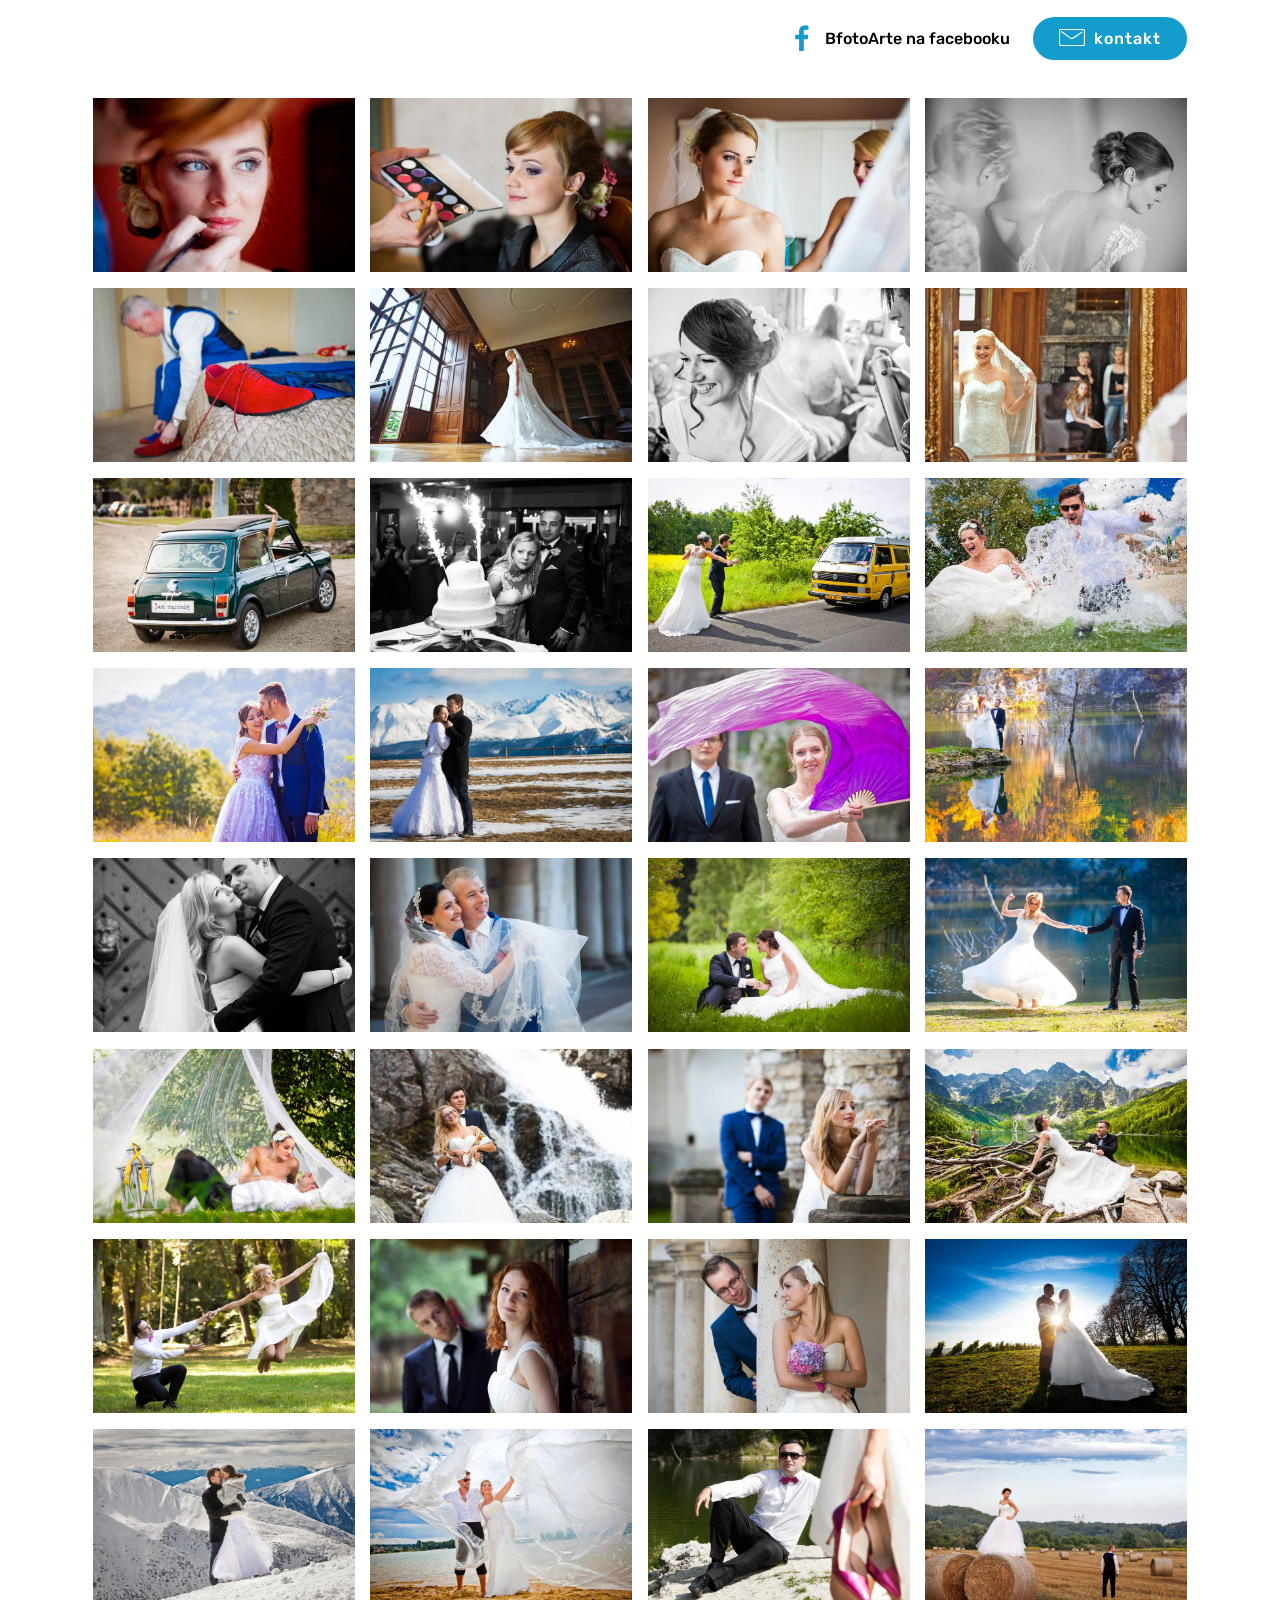
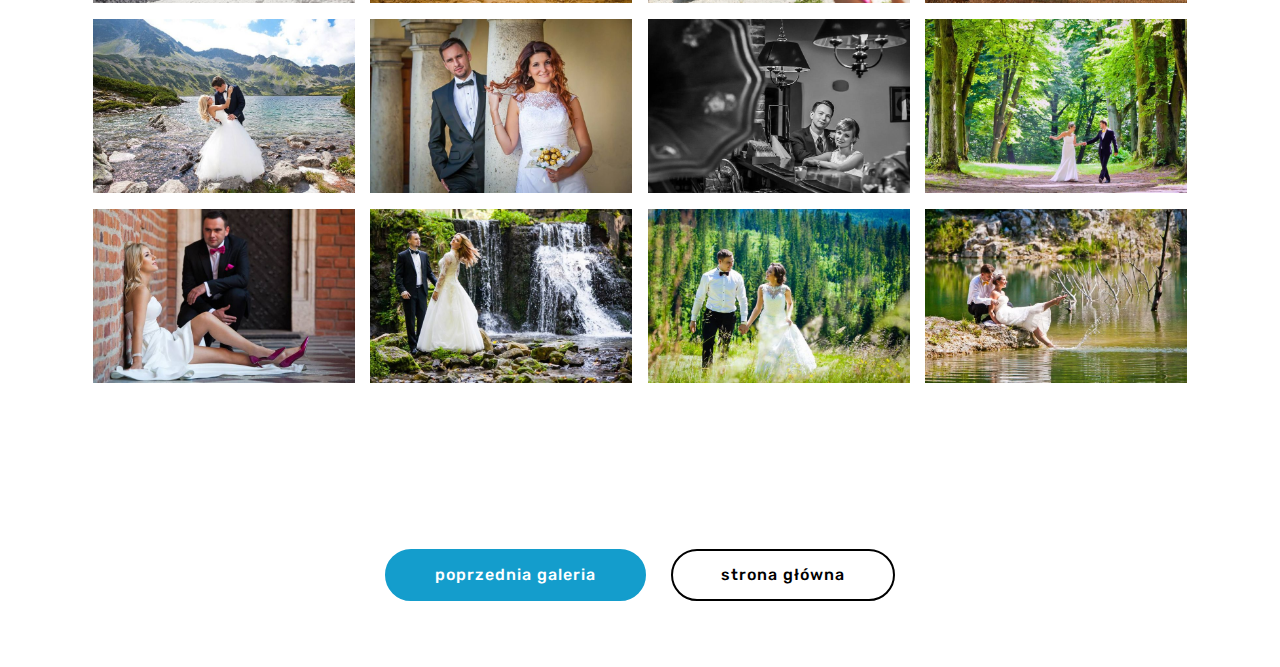
<file: page3.html>
<!DOCTYPE html>
<html >
<head>
  <!-- Site made with Mobirise Website Builder v4.5.2, https://mobirise.com -->
  <meta charset="UTF-8">
  <meta http-equiv="X-UA-Compatible" content="IE=edge">
  <meta name="generator" content="Mobirise v4.5.2, mobirise.com">
  <meta name="viewport" content="width=device-width, initial-scale=1, minimum-scale=1">
  <link rel="shortcut icon" href="assets/images/mbr-favicon.png" type="image/x-icon">
  <meta name="description" content="Website Builder Description">
  <title>galeria 3</title>
  <link rel="stylesheet" href="assets/web/assets/mobirise-icons/mobirise-icons.css">
  <link rel="stylesheet" href="assets/tether/tether.min.css">
  <link rel="stylesheet" href="assets/bootstrap/css/bootstrap.min.css">
  <link rel="stylesheet" href="assets/bootstrap/css/bootstrap-grid.min.css">
  <link rel="stylesheet" href="assets/bootstrap/css/bootstrap-reboot.min.css">
  <link rel="stylesheet" href="assets/socicon/css/styles.css">
  <link rel="stylesheet" href="assets/dropdown/css/style.css">
  <link rel="stylesheet" href="assets/theme/css/style.css">
  <link rel="stylesheet" href="assets/gallery/style.css">
  <link rel="stylesheet" href="assets/mobirise/css/mbr-additional.css" type="text/css">
  
  
  
</head>
<body>
<section class="mbr-gallery mbr-slider-carousel cid-qGlGcLQ2HO" id="gallery1-16" data-rv-view="578">

    

    <div class="container">
        <div><!-- Filter --><!-- Gallery --><div class="mbr-gallery-row"><div class="mbr-gallery-layout-default"><div><div><div class="mbr-gallery-item mbr-gallery-item--p1" data-video-url="false" data-tags="Awesome"><div href="#lb-gallery1-16" data-slide-to="0" data-toggle="modal"><img src="assets/images/03-2-900x600-800x533.jpg" alt=""><span class="icon-focus"></span></div></div><div class="mbr-gallery-item mbr-gallery-item--p1" data-video-url="false" data-tags="Responsive"><div href="#lb-gallery1-16" data-slide-to="1" data-toggle="modal"><img src="assets/images/img-6409-900x600-800x533.jpg" alt=""><span class="icon-focus"></span></div></div><div class="mbr-gallery-item mbr-gallery-item--p1" data-video-url="false" data-tags="Creative"><div href="#lb-gallery1-16" data-slide-to="2" data-toggle="modal"><img src="assets/images/02a-900x600-800x533.jpg" alt=""><span class="icon-focus"></span></div></div><div class="mbr-gallery-item mbr-gallery-item--p1" data-video-url="false" data-tags="Animated"><div href="#lb-gallery1-16" data-slide-to="3" data-toggle="modal"><img src="assets/images/0051-slub-900x600-800x533.jpg" alt=""><span class="icon-focus"></span></div></div><div class="mbr-gallery-item mbr-gallery-item--p1" data-video-url="false" data-tags="Awesome"><div href="#lb-gallery1-16" data-slide-to="4" data-toggle="modal"><img src="assets/images/04-2-900x600-800x533.jpg" alt=""><span class="icon-focus"></span></div></div><div class="mbr-gallery-item mbr-gallery-item--p1" data-video-url="false" data-tags="Awesome"><div href="#lb-gallery1-16" data-slide-to="5" data-toggle="modal"><img src="assets/images/09-2-900x600-800x533.jpg" alt=""><span class="icon-focus"></span></div></div><div class="mbr-gallery-item mbr-gallery-item--p1" data-video-url="false" data-tags="Responsive"><div href="#lb-gallery1-16" data-slide-to="6" data-toggle="modal"><img src="assets/images/img-187-900x600-800x533.jpg" alt=""><span class="icon-focus"></span></div></div><div class="mbr-gallery-item mbr-gallery-item--p1" data-video-url="false" data-tags="Animated"><div href="#lb-gallery1-16" data-slide-to="7" data-toggle="modal"><img src="assets/images/05vv-900x600-800x533.jpg" alt=""><span class="icon-focus"></span></div></div><div class="mbr-gallery-item mbr-gallery-item--p1" data-video-url="false" data-tags="Animated"><div href="#lb-gallery1-16" data-slide-to="8" data-toggle="modal"><img src="assets/images/08-55-900x600-800x533.jpg" alt=""><span class="icon-focus"></span></div></div><div class="mbr-gallery-item mbr-gallery-item--p1" data-video-url="false" data-tags="Animated"><div href="#lb-gallery1-16" data-slide-to="9" data-toggle="modal"><img src="assets/images/img-5630-900x600-800x533.jpg" alt=""><span class="icon-focus"></span></div></div><div class="mbr-gallery-item mbr-gallery-item--p1" data-video-url="false" data-tags="Animated"><div href="#lb-gallery1-16" data-slide-to="10" data-toggle="modal"><img src="assets/images/34-2-900x600-800x533.jpg" alt=""><span class="icon-focus"></span></div></div><div class="mbr-gallery-item mbr-gallery-item--p1" data-video-url="false" data-tags="Animated"><div href="#lb-gallery1-16" data-slide-to="11" data-toggle="modal"><img src="assets/images/79-2a-900x600-800x533.jpg" alt=""><span class="icon-focus"></span></div></div><div class="mbr-gallery-item mbr-gallery-item--p1" data-video-url="false" data-tags="Animated"><div href="#lb-gallery1-16" data-slide-to="12" data-toggle="modal"><img src="assets/images/60-3-900x600-800x533.jpg" alt=""><span class="icon-focus"></span></div></div><div class="mbr-gallery-item mbr-gallery-item--p1" data-video-url="false" data-tags="Animated"><div href="#lb-gallery1-16" data-slide-to="13" data-toggle="modal"><img src="assets/images/045zakopane-900x600-800x533.jpg" alt=""><span class="icon-focus"></span></div></div><div class="mbr-gallery-item mbr-gallery-item--p1" data-video-url="false" data-tags="Animated"><div href="#lb-gallery1-16" data-slide-to="14" data-toggle="modal"><img src="assets/images/73-4-900x600-800x533.jpg" alt=""><span class="icon-focus"></span></div></div><div class="mbr-gallery-item mbr-gallery-item--p1" data-video-url="false" data-tags="Animated"><div href="#lb-gallery1-16" data-slide-to="15" data-toggle="modal"><img src="assets/images/img-2698-900x600-800x533.jpg" alt=""><span class="icon-focus"></span></div></div><div class="mbr-gallery-item mbr-gallery-item--p1" data-video-url="false" data-tags="Animated"><div href="#lb-gallery1-16" data-slide-to="16" data-toggle="modal"><img src="assets/images/63-2-900x600-800x533.jpg" alt=""><span class="icon-focus"></span></div></div><div class="mbr-gallery-item mbr-gallery-item--p1" data-video-url="false" data-tags="Animated"><div href="#lb-gallery1-16" data-slide-to="17" data-toggle="modal"><img src="assets/images/50-900x600-800x533.jpg" alt=""><span class="icon-focus"></span></div></div><div class="mbr-gallery-item mbr-gallery-item--p1" data-video-url="false" data-tags="Animated"><div href="#lb-gallery1-16" data-slide-to="18" data-toggle="modal"><img src="assets/images/105plener-900x600-800x533.jpg" alt=""><span class="icon-focus"></span></div></div><div class="mbr-gallery-item mbr-gallery-item--p1" data-video-url="false" data-tags="Animated"><div href="#lb-gallery1-16" data-slide-to="19" data-toggle="modal"><img src="assets/images/img-2664-900x600-800x533.jpg" alt=""><span class="icon-focus"></span></div></div><div class="mbr-gallery-item mbr-gallery-item--p1" data-video-url="false" data-tags="Animated"><div href="#lb-gallery1-16" data-slide-to="20" data-toggle="modal"><img src="assets/images/74-2a-900x600-800x533.jpg" alt=""><span class="icon-focus"></span></div></div><div class="mbr-gallery-item mbr-gallery-item--p1" data-video-url="false" data-tags="Animated"><div href="#lb-gallery1-16" data-slide-to="21" data-toggle="modal"><img src="assets/images/63-2-2-900x600-800x533.jpg" alt=""><span class="icon-focus"></span></div></div><div class="mbr-gallery-item mbr-gallery-item--p1" data-video-url="false" data-tags="Animated"><div href="#lb-gallery1-16" data-slide-to="22" data-toggle="modal"><img src="assets/images/126-plener-900x600-800x533.jpg" alt=""><span class="icon-focus"></span></div></div><div class="mbr-gallery-item mbr-gallery-item--p1" data-video-url="false" data-tags="Animated"><div href="#lb-gallery1-16" data-slide-to="23" data-toggle="modal"><img src="assets/images/plener041-900x600-800x533.jpg" alt=""><span class="icon-focus"></span></div></div><div class="mbr-gallery-item mbr-gallery-item--p1" data-video-url="false" data-tags="Animated"><div href="#lb-gallery1-16" data-slide-to="24" data-toggle="modal"><img src="assets/images/79nnh-900x600-800x533.jpg" alt=""><span class="icon-focus"></span></div></div><div class="mbr-gallery-item mbr-gallery-item--p1" data-video-url="false" data-tags="Animated"><div href="#lb-gallery1-16" data-slide-to="25" data-toggle="modal"><img src="assets/images/img-3308-900x600-800x533.jpg" alt=""><span class="icon-focus"></span></div></div><div class="mbr-gallery-item mbr-gallery-item--p1" data-video-url="false" data-tags="Animated"><div href="#lb-gallery1-16" data-slide-to="26" data-toggle="modal"><img src="assets/images/img-6949-900x600-800x533.jpg" alt=""><span class="icon-focus"></span></div></div><div class="mbr-gallery-item mbr-gallery-item--p1" data-video-url="false" data-tags="Animated"><div href="#lb-gallery1-16" data-slide-to="27" data-toggle="modal"><img src="assets/images/157-plener-900x600-800x533.jpg" alt=""><span class="icon-focus"></span></div></div><div class="mbr-gallery-item mbr-gallery-item--p1" data-video-url="false" data-tags="Animated"><div href="#lb-gallery1-16" data-slide-to="28" data-toggle="modal"><img src="assets/images/055zakopane-900x600-800x533.jpg" alt=""><span class="icon-focus"></span></div></div><div class="mbr-gallery-item mbr-gallery-item--p1" data-video-url="false" data-tags="Animated"><div href="#lb-gallery1-16" data-slide-to="29" data-toggle="modal"><img src="assets/images/img-229-900x600-800x533.jpg" alt=""><span class="icon-focus"></span></div></div><div class="mbr-gallery-item mbr-gallery-item--p1" data-video-url="false" data-tags="Animated"><div href="#lb-gallery1-16" data-slide-to="30" data-toggle="modal"><img src="assets/images/img-519-900x600-800x533.jpg" alt=""><span class="icon-focus"></span></div></div><div class="mbr-gallery-item mbr-gallery-item--p1" data-video-url="false" data-tags="Animated"><div href="#lb-gallery1-16" data-slide-to="31" data-toggle="modal"><img src="assets/images/68-900x600-800x533.jpg" alt=""><span class="icon-focus"></span></div></div><div class="mbr-gallery-item mbr-gallery-item--p1" data-video-url="false" data-tags="Animated"><div href="#lb-gallery1-16" data-slide-to="32" data-toggle="modal"><img src="assets/images/73-900x600-800x533.jpg" alt=""><span class="icon-focus"></span></div></div><div class="mbr-gallery-item mbr-gallery-item--p1" data-video-url="false" data-tags="Animated"><div href="#lb-gallery1-16" data-slide-to="33" data-toggle="modal"><img src="assets/images/075-plener-mocny-900x600-800x533.jpg" alt=""><span class="icon-focus"></span></div></div><div class="mbr-gallery-item mbr-gallery-item--p1" data-video-url="false" data-tags="Animated"><div href="#lb-gallery1-16" data-slide-to="34" data-toggle="modal"><img src="assets/images/28-2-900x600-800x533.jpg" alt=""><span class="icon-focus"></span></div></div><div class="mbr-gallery-item mbr-gallery-item--p1" data-video-url="false" data-tags="Animated"><div href="#lb-gallery1-16" data-slide-to="35" data-toggle="modal"><img src="assets/images/84-900x600-800x533.jpg" alt=""><span class="icon-focus"></span></div></div><div class="mbr-gallery-item mbr-gallery-item--p1" data-video-url="false" data-tags="Animated"><div href="#lb-gallery1-16" data-slide-to="36" data-toggle="modal"><img src="assets/images/75cvg-900x600-800x533.jpg" alt=""><span class="icon-focus"></span></div></div><div class="mbr-gallery-item mbr-gallery-item--p1" data-video-url="false" data-tags="Animated"><div href="#lb-gallery1-16" data-slide-to="37" data-toggle="modal"><img src="assets/images/img-2886-900x600-800x533.jpg" alt=""><span class="icon-focus"></span></div></div><div class="mbr-gallery-item mbr-gallery-item--p1" data-video-url="false" data-tags="Animated"><div href="#lb-gallery1-16" data-slide-to="38" data-toggle="modal"><img src="assets/images/plener160-900x600-800x533.jpg" alt=""><span class="icon-focus"></span></div></div><div class="mbr-gallery-item mbr-gallery-item--p1" data-video-url="false" data-tags="Animated"><div href="#lb-gallery1-16" data-slide-to="39" data-toggle="modal"><img src="assets/images/71-4a-900x600-800x533.jpg" alt=""><span class="icon-focus"></span></div></div></div></div><div class="clearfix"></div></div></div><!-- Lightbox --><div data-app-prevent-settings="" class="mbr-slider modal fade carousel slide" tabindex="-1" data-keyboard="true" data-interval="false" id="lb-gallery1-16"><div class="modal-dialog"><div class="modal-content"><div class="modal-body"><div class="carousel-inner"><div class="carousel-item"><img src="assets/images/03-2-900x600.jpg" alt=""></div><div class="carousel-item"><img src="assets/images/img-6409-900x600.jpg" alt=""></div><div class="carousel-item"><img src="assets/images/02a-900x600.jpg" alt=""></div><div class="carousel-item"><img src="assets/images/0051-slub-900x600.jpg" alt=""></div><div class="carousel-item"><img src="assets/images/04-2-900x600.jpg" alt=""></div><div class="carousel-item"><img src="assets/images/09-2-900x600.jpg" alt=""></div><div class="carousel-item"><img src="assets/images/img-187-900x600.jpg" alt=""></div><div class="carousel-item"><img src="assets/images/05vv-900x600.jpg" alt=""></div><div class="carousel-item"><img src="assets/images/08-55-900x600.jpg" alt=""></div><div class="carousel-item"><img src="assets/images/img-5630-900x600.jpg" alt=""></div><div class="carousel-item"><img src="assets/images/34-2-900x600.jpg" alt=""></div><div class="carousel-item"><img src="assets/images/79-2a-900x600.jpg" alt=""></div><div class="carousel-item"><img src="assets/images/60-3-900x600.jpg" alt=""></div><div class="carousel-item"><img src="assets/images/045zakopane-900x600.jpg" alt=""></div><div class="carousel-item"><img src="assets/images/73-4-900x600.jpg" alt=""></div><div class="carousel-item"><img src="assets/images/img-2698-900x600.jpg" alt=""></div><div class="carousel-item"><img src="assets/images/63-2-900x600.jpg" alt=""></div><div class="carousel-item"><img src="assets/images/50-900x600.jpg" alt=""></div><div class="carousel-item"><img src="assets/images/105plener-900x600.jpg" alt=""></div><div class="carousel-item"><img src="assets/images/img-2664-900x600.jpg" alt=""></div><div class="carousel-item"><img src="assets/images/74-2a-900x600.jpg" alt=""></div><div class="carousel-item"><img src="assets/images/63-2-2-900x600.jpg" alt=""></div><div class="carousel-item"><img src="assets/images/126-plener-900x600.jpg" alt=""></div><div class="carousel-item"><img src="assets/images/plener041-900x600.jpg" alt=""></div><div class="carousel-item"><img src="assets/images/79nnh-900x600.jpg" alt=""></div><div class="carousel-item"><img src="assets/images/img-3308-900x600.jpg" alt=""></div><div class="carousel-item"><img src="assets/images/img-6949-900x600.jpg" alt=""></div><div class="carousel-item"><img src="assets/images/157-plener-900x600.jpg" alt=""></div><div class="carousel-item"><img src="assets/images/055zakopane-900x600.jpg" alt=""></div><div class="carousel-item"><img src="assets/images/img-229-900x600.jpg" alt=""></div><div class="carousel-item"><img src="assets/images/img-519-900x600.jpg" alt=""></div><div class="carousel-item"><img src="assets/images/68-900x600.jpg" alt=""></div><div class="carousel-item"><img src="assets/images/73-900x600.jpg" alt=""></div><div class="carousel-item"><img src="assets/images/075-plener-mocny-900x600.jpg" alt=""></div><div class="carousel-item"><img src="assets/images/28-2-900x600.jpg" alt=""></div><div class="carousel-item"><img src="assets/images/84-900x600.jpg" alt=""></div><div class="carousel-item"><img src="assets/images/75cvg-900x600.jpg" alt=""></div><div class="carousel-item"><img src="assets/images/img-2886-900x600.jpg" alt=""></div><div class="carousel-item"><img src="assets/images/plener160-900x600.jpg" alt=""></div><div class="carousel-item active"><img src="assets/images/71-4a-900x600.jpg" alt=""></div></div><a class="carousel-control carousel-control-prev" role="button" data-slide="prev" href="#lb-gallery1-16"><span class="mbri-left mbr-iconfont" aria-hidden="true"></span><span class="sr-only">Previous</span></a><a class="carousel-control carousel-control-next" role="button" data-slide="next" href="#lb-gallery1-16"><span class="mbri-right mbr-iconfont" aria-hidden="true"></span><span class="sr-only">Next</span></a><a class="close" href="#" role="button" data-dismiss="modal"><span class="sr-only">Close</span></a></div></div></div></div></div>
    </div>

</section>

<section class="engine"><a href="https://mobirise.co/m">bootstrap table</a></section><section class="mbr-section content8 cid-qGlNxcA347" id="content8-17" data-rv-view="741">

    

    <div class="container">
        <div class="media-container-row title">
            <div class="col-12 col-md-8">
                <div class="mbr-section-btn align-center"><a class="btn btn-primary display-4" href="page2.html#gallery1-13">poprzednia galeria</a>
                    <a class="btn btn-black-outline display-4" href="index.html#header11-8">strona główna</a></div>
            </div>
        </div>
    </div>
</section>

<section class="menu cid-qGmVNDvLWv" once="menu" id="menu2-2f" data-rv-view="742">

    

    <nav class="navbar navbar-expand beta-menu navbar-dropdown align-items-center navbar-fixed-top navbar-toggleable-sm bg-color transparent">
        <button class="navbar-toggler navbar-toggler-right" type="button" data-toggle="collapse" data-target="#navbarSupportedContent" aria-controls="navbarSupportedContent" aria-expanded="false" aria-label="Toggle navigation">
            <div class="hamburger">
                <span></span>
                <span></span>
                <span></span>
                <span></span>
            </div>
        </button>
        <div class="menu-logo">
            <div class="navbar-brand">
                
                <span class="navbar-caption-wrap"><a class="navbar-caption text-white display-4" href="index.html#header11-8">BfotoArte.pl</a></span>
            </div>
        </div>
        <div class="collapse navbar-collapse" id="navbarSupportedContent">
            <ul class="navbar-nav nav-dropdown" data-app-modern-menu="true"><li class="nav-item">
                    <a class="nav-link link text-black display-4" href="https://mobirise.com"></a>
                </li>
                <li class="nav-item">
                    <a class="nav-link link text-black display-4" href="https://web.facebook.com/bfotoarte/?_rdc=1&_rdr" target="_blank"><span class="socicon socicon-facebook mbr-iconfont mbr-iconfont-btn" style="color: rgb(20, 157, 204);"></span>BfotoArte na facebooku</a>
                </li></ul>
            <div class="navbar-buttons mbr-section-btn"><a class="btn btn-sm btn-primary display-4" href="index.html#form4-o"><span class="mbri-letter mbr-iconfont mbr-iconfont-btn"></span>
                    
                    kontakt</a></div>
        </div>
    </nav>
</section>


  <script src="assets/web/assets/jquery/jquery.min.js"></script>
  <script src="assets/popper/popper.min.js"></script>
  <script src="assets/tether/tether.min.js"></script>
  <script src="assets/bootstrap/js/bootstrap.min.js"></script>
  <script src="assets/smoothscroll/smooth-scroll.js"></script>
  <script src="assets/masonry/masonry.pkgd.min.js"></script>
  <script src="assets/imagesloaded/imagesloaded.pkgd.min.js"></script>
  <script src="assets/touchswipe/jquery.touch-swipe.min.js"></script>
  <script src="assets/vimeoplayer/jquery.mb.vimeo_player.js"></script>
  <script src="assets/dropdown/js/script.min.js"></script>
  <script src="assets/bootstrapcarouselswipe/bootstrap-carousel-swipe.js"></script>
  <script src="assets/theme/js/script.js"></script>
  <script src="assets/slidervideo/script.js"></script>
  <script src="assets/gallery/player.min.js"></script>
  <script src="assets/gallery/script.js"></script>
  
  
</body>
</html>
</file>
<file: assets/web/assets/mobirise-icons-bold/mobirise-icons-bold.css>
@font-face {
  font-family: 'mobirise-icons-bold';
  src:  url('mobirise-icons-bold.eot?m1l4yr');
  src:  url('mobirise-icons-bold.eot?m1l4yr#iefix') format('embedded-opentype'),
    url('mobirise-icons-bold.ttf?m1l4yr') format('truetype'),
    url('mobirise-icons-bold.woff?m1l4yr') format('woff'),
    url('mobirise-icons-bold.svg?m1l4yr#mobirise-icons-bold') format('svg');
  font-weight: normal;
  font-style: normal;
}

[class^="mbrib-"], [class*="mbrib-"] {
  /* use !important to prevent issues with browser extensions that change fonts */
  font-family: 'mobirise-icons-bold' !important;
  speak: none;
  font-style: normal;
  font-weight: normal;
  font-variant: normal;
  text-transform: none;
  line-height: 1;

  /* Better Font Rendering =========== */
  -webkit-font-smoothing: antialiased;
  -moz-osx-font-smoothing: grayscale;
}

.mbrib-add-submenu:before {
  content: "\e900";
}
.mbrib-alert:before {
  content: "\e901";
}
.mbrib-align-center:before {
  content: "\e902";
}
.mbrib-align-justify:before {
  content: "\e903";
}
.mbrib-align-left:before {
  content: "\e904";
}
.mbrib-align-right:before {
  content: "\e905";
}
.mbrib-android:before {
  content: "\e906";
}
.mbrib-apple:before {
  content: "\e907";
}
.mbrib-arrow-down:before {
  content: "\e908";
}
.mbrib-arrow-next:before {
  content: "\e909";
}
.mbrib-arrow-prev:before {
  content: "\e90a";
}
.mbrib-arrow-up:before {
  content: "\e90b";
}
.mbrib-bold:before {
  content: "\e90c";
}
.mbrib-bookmark:before {
  content: "\e90d";
}
.mbrib-bootstrap:before {
  content: "\e90e";
}
.mbrib-briefcase:before {
  content: "\e90f";
}
.mbrib-browse:before {
  content: "\e910";
}
.mbrib-bulleted-list:before {
  content: "\e911";
}
.mbrib-calendar:before {
  content: "\e912";
}
.mbrib-camera:before {
  content: "\e913";
}
.mbrib-cart-add:before {
  content: "\e914";
}
.mbrib-cart-full:before {
  content: "\e915";
}
.mbrib-cash:before {
  content: "\e916";
}
.mbrib-change-style:before {
  content: "\e917";
}
.mbrib-chat:before {
  content: "\e918";
}
.mbrib-clock:before {
  content: "\e919";
}
.mbrib-close:before {
  content: "\e91a";
}
.mbrib-cloud:before {
  content: "\e91b";
}
.mbrib-code:before {
  content: "\e91c";
}
.mbrib-contact-form:before {
  content: "\e91d";
}
.mbrib-credit-card:before {
  content: "\e91e";
}
.mbrib-cursor-click:before {
  content: "\e91f";
}
.mbrib-cust-feedback:before {
  content: "\e920";
}
.mbrib-database:before {
  content: "\e921";
}
.mbrib-delivery:before {
  content: "\e922";
}
.mbrib-desktop:before {
  content: "\e923";
}
.mbrib-devices:before {
  content: "\e924";
}
.mbrib-down:before {
  content: "\e925";
}
.mbrib-download:before {
  content: "\e926";
}
.mbrib-drag-n-drop:before {
  content: "\e927";
}
.mbrib-drag-n-drop2:before {
  content: "\e928";
}
.mbrib-edit:before {
  content: "\e929";
}
.mbrib-edit2:before {
  content: "\e92a";
}
.mbrib-error:before {
  content: "\e92b";
}
.mbrib-extension:before {
  content: "\e92c";
}
.mbrib-features:before {
  content: "\e92d";
}
.mbrib-file:before {
  content: "\e92e";
}
.mbrib-flag:before {
  content: "\e92f";
}
.mbrib-folder:before {
  content: "\e930";
}
.mbrib-gift:before {
  content: "\e931";
}
.mbrib-github:before {
  content: "\e932";
}
.mbrib-globe-2:before {
  content: "\e933";
}
.mbrib-globe:before {
  content: "\e934";
}
.mbrib-growing-chart:before {
  content: "\e935";
}
.mbrib-hearth:before {
  content: "\e936";
}
.mbrib-help:before {
  content: "\e937";
}
.mbrib-home:before {
  content: "\e938";
}
.mbrib-hot-cup:before {
  content: "\e939";
}
.mbrib-idea:before {
  content: "\e93a";
}
.mbrib-image-gallery:before {
  content: "\e93b";
}
.mbrib-image-slider:before {
  content: "\e93c";
}
.mbrib-info:before {
  content: "\e93d";
}
.mbrib-italic:before {
  content: "\e93e";
}
.mbrib-key:before {
  content: "\e93f";
}
.mbrib-laptop:before {
  content: "\e940";
}
.mbrib-layers:before {
  content: "\e941";
}
.mbrib-left-right:before {
  content: "\e942";
}
.mbrib-left:before {
  content: "\e943";
}
.mbrib-letter:before {
  content: "\e944";
}
.mbrib-like:before {
  content: "\e945";
}
.mbrib-link:before {
  content: "\e946";
}
.mbrib-lock:before {
  content: "\e947";
}
.mbrib-login:before {
  content: "\e948";
}
.mbrib-logout:before {
  content: "\e949";
}
.mbrib-magic-stick:before {
  content: "\e94a";
}
.mbrib-map-pin:before {
  content: "\e94b";
}
.mbrib-menu:before {
  content: "\e94c";
}
.mbrib-mobile:before {
  content: "\e94d";
}
.mbrib-mobile2:before {
  content: "\e94e";
}
.mbrib-mobirise:before {
  content: "\e94f";
}
.mbrib-more-horizontal:before {
  content: "\e950";
}
.mbrib-more-vertical:before {
  content: "\e951";
}
.mbrib-music:before {
  content: "\e952";
}
.mbrib-new-file:before {
  content: "\e953";
}
.mbrib-numbered-list:before {
  content: "\e954";
}
.mbrib-opened-folder:before {
  content: "\e955";
}
.mbrib-pages:before {
  content: "\e956";
}
.mbrib-paper-plane:before {
  content: "\e957";
}
.mbrib-paperclip:before {
  content: "\e958";
}
.mbrib-photo:before {
  content: "\e959";
}
.mbrib-photos:before {
  content: "\e95a";
}
.mbrib-pin:before {
  content: "\e95b";
}
.mbrib-play:before {
  content: "\e95c";
}
.mbrib-plus:before {
  content: "\e95d";
}
.mbrib-preview:before {
  content: "\e95e";
}
.mbrib-print:before {
  content: "\e95f";
}
.mbrib-protect:before {
  content: "\e960";
}
.mbrib-question:before {
  content: "\e961";
}
.mbrib-quote-left:before {
  content: "\e962";
}
.mbrib-quote-right:before {
  content: "\e963";
}
.mbrib-redo:before {
  content: "\e964";
}
.mbrib-refresh:before {
  content: "\e965";
}
.mbrib-responsive:before {
  content: "\e966";
}
.mbrib-right:before {
  content: "\e967";
}
.mbrib-rocket:before {
  content: "\e968";
}
.mbrib-sad-face:before {
  content: "\e969";
}
.mbrib-sale:before {
  content: "\e96a";
}
.mbrib-save:before {
  content: "\e96b";
}
.mbrib-search:before {
  content: "\e96c";
}
.mbrib-setting:before {
  content: "\e96d";
}
.mbrib-setting2:before {
  content: "\e96e";
}
.mbrib-setting3:before {
  content: "\e96f";
}
.mbrib-share:before {
  content: "\e970";
}
.mbrib-shopping-bag:before {
  content: "\e971";
}
.mbrib-shopping-basket:before {
  content: "\e972";
}
.mbrib-shopping-cart:before {
  content: "\e973";
}
.mbrib-sites:before {
  content: "\e974";
}
.mbrib-smile-face:before {
  content: "\e975";
}
.mbrib-speed:before {
  content: "\e976";
}
.mbrib-star:before {
  content: "\e977";
}
.mbrib-success:before {
  content: "\e978";
}
.mbrib-sun:before {
  content: "\e979";
}
.mbrib-sun2:before {
  content: "\e97a";
}
.mbrib-tablet-vertical:before {
  content: "\e97b";
}
.mbrib-tablet:before {
  content: "\e97c";
}
.mbrib-target:before {
  content: "\e97d";
}
.mbrib-timer:before {
  content: "\e97e";
}
.mbrib-to-ftp:before {
  content: "\e97f";
}
.mbrib-to-local-drive:before {
  content: "\e980";
}
.mbrib-touch-swipe:before {
  content: "\e981";
}
.mbrib-touch:before {
  content: "\e982";
}
.mbrib-trash:before {
  content: "\e983";
}
.mbrib-underline:before {
  content: "\e984";
}
.mbrib-undo:before {
  content: "\e985";
}
.mbrib-unlink:before {
  content: "\e986";
}
.mbrib-unlock:before {
  content: "\e987";
}
.mbrib-up-down:before {
  content: "\e988";
}
.mbrib-up:before {
  content: "\e989";
}
.mbrib-update:before {
  content: "\e98a";
}
.mbrib-upload:before {
  content: "\e98b";
}
.mbrib-user:before {
  content: "\e98c";
}
.mbrib-user2:before {
  content: "\e98d";
}
.mbrib-users:before {
  content: "\e98e";
}
.mbrib-video-play:before {
  content: "\e98f";
}
.mbrib-video:before {
  content: "\e990";
}
.mbrib-watch:before {
  content: "\e991";
}
.mbrib-website-theme:before {
  content: "\e992";
}
.mbrib-wifi:before {
  content: "\e993";
}
.mbrib-windows:before {
  content: "\e994";
}
.mbrib-zoom-out:before {
  content: "\e995";
}
</file>
<file: assets/web/assets/mobirise-icons/mobirise-icons.css>
@font-face {
  font-family: 'MobiriseIcons';
  src:  url('mobirise-icons.eot?spat4u');
  src:  url('mobirise-icons.eot?spat4u#iefix') format('embedded-opentype'),
    url('mobirise-icons.ttf?spat4u') format('truetype'),
    url('mobirise-icons.woff?spat4u') format('woff'),
    url('mobirise-icons.svg?spat4u#MobiriseIcons') format('svg');
  font-weight: normal;
  font-style: normal;
}

[class^="mbri-"], [class*=" mbri-"] {
  /* use !important to prevent issues with browser extensions that change fonts */
  font-family: MobiriseIcons !important;
  speak: none;
  font-style: normal;
  font-weight: normal;
  font-variant: normal;
  text-transform: none;
  line-height: 1;

  /* Better Font Rendering =========== */
  -webkit-font-smoothing: antialiased;
  -moz-osx-font-smoothing: grayscale;
}

.mbri-add-submenu:before {
  content: "\e900";
}
.mbri-alert:before {
  content: "\e901";
}
.mbri-align-center:before {
  content: "\e902";
}
.mbri-align-justify:before {
  content: "\e903";
}
.mbri-align-left:before {
  content: "\e904";
}
.mbri-align-right:before {
  content: "\e905";
}
.mbri-android:before {
  content: "\e906";
}
.mbri-apple:before {
  content: "\e907";
}
.mbri-arrow-down:before {
  content: "\e908";
}
.mbri-arrow-next:before {
  content: "\e909";
}
.mbri-arrow-prev:before {
  content: "\e90a";
}
.mbri-arrow-up:before {
  content: "\e90b";
}
.mbri-bold:before {
  content: "\e90c";
}
.mbri-bookmark:before {
  content: "\e90d";
}
.mbri-bootstrap:before {
  content: "\e90e";
}
.mbri-briefcase:before {
  content: "\e90f";
}
.mbri-browse:before {
  content: "\e910";
}
.mbri-bulleted-list:before {
  content: "\e911";
}
.mbri-calendar:before {
  content: "\e912";
}
.mbri-camera:before {
  content: "\e913";
}
.mbri-cart-add:before {
  content: "\e914";
}
.mbri-cart-full:before {
  content: "\e915";
}
.mbri-cash:before {
  content: "\e916";
}
.mbri-change-style:before {
  content: "\e917";
}
.mbri-chat:before {
  content: "\e918";
}
.mbri-clock:before {
  content: "\e919";
}
.mbri-close:before {
  content: "\e91a";
}
.mbri-cloud:before {
  content: "\e91b";
}
.mbri-code:before {
  content: "\e91c";
}
.mbri-contact-form:before {
  content: "\e91d";
}
.mbri-credit-card:before {
  content: "\e91e";
}
.mbri-cursor-click:before {
  content: "\e91f";
}
.mbri-cust-feedback:before {
  content: "\e920";
}
.mbri-database:before {
  content: "\e921";
}
.mbri-delivery:before {
  content: "\e922";
}
.mbri-desktop:before {
  content: "\e923";
}
.mbri-devices:before {
  content: "\e924";
}
.mbri-down:before {
  content: "\e925";
}
.mbri-download:before {
  content: "\e989";
}
.mbri-drag-n-drop:before {
  content: "\e927";
}
.mbri-drag-n-drop2:before {
  content: "\e928";
}
.mbri-edit:before {
  content: "\e929";
}
.mbri-edit2:before {
  content: "\e92a";
}
.mbri-error:before {
  content: "\e92b";
}
.mbri-extension:before {
  content: "\e92c";
}
.mbri-features:before {
  content: "\e92d";
}
.mbri-file:before {
  content: "\e92e";
}
.mbri-flag:before {
  content: "\e92f";
}
.mbri-folder:before {
  content: "\e930";
}
.mbri-gift:before {
  content: "\e931";
}
.mbri-github:before {
  content: "\e932";
}
.mbri-globe:before {
  content: "\e933";
}
.mbri-globe-2:before {
  content: "\e934";
}
.mbri-growing-chart:before {
  content: "\e935";
}
.mbri-hearth:before {
  content: "\e936";
}
.mbri-help:before {
  content: "\e937";
}
.mbri-home:before {
  content: "\e938";
}
.mbri-hot-cup:before {
  content: "\e939";
}
.mbri-idea:before {
  content: "\e93a";
}
.mbri-image-gallery:before {
  content: "\e93b";
}
.mbri-image-slider:before {
  content: "\e93c";
}
.mbri-info:before {
  content: "\e93d";
}
.mbri-italic:before {
  content: "\e93e";
}
.mbri-key:before {
  content: "\e93f";
}
.mbri-laptop:before {
  content: "\e940";
}
.mbri-layers:before {
  content: "\e941";
}
.mbri-left-right:before {
  content: "\e942";
}
.mbri-left:before {
  content: "\e943";
}
.mbri-letter:before {
  content: "\e944";
}
.mbri-like:before {
  content: "\e945";
}
.mbri-link:before {
  content: "\e946";
}
.mbri-lock:before {
  content: "\e947";
}
.mbri-login:before {
  content: "\e948";
}
.mbri-logout:before {
  content: "\e949";
}
.mbri-magic-stick:before {
  content: "\e94a";
}
.mbri-map-pin:before {
  content: "\e94b";
}
.mbri-menu:before {
  content: "\e94c";
}
.mbri-mobile:before {
  content: "\e94d";
}
.mbri-mobile2:before {
  content: "\e94e";
}
.mbri-mobirise:before {
  content: "\e94f";
}
.mbri-more-horizontal:before {
  content: "\e950";
}
.mbri-more-vertical:before {
  content: "\e951";
}
.mbri-music:before {
  content: "\e952";
}
.mbri-new-file:before {
  content: "\e953";
}
.mbri-numbered-list:before {
  content: "\e954";
}
.mbri-opened-folder:before {
  content: "\e955";
}
.mbri-pages:before {
  content: "\e956";
}
.mbri-paper-plane:before {
  content: "\e957";
}
.mbri-paperclip:before {
  content: "\e958";
}
.mbri-photo:before {
  content: "\e959";
}
.mbri-photos:before {
  content: "\e95a";
}
.mbri-pin:before {
  content: "\e95b";
}
.mbri-play:before {
  content: "\e95c";
}
.mbri-plus:before {
  content: "\e95d";
}
.mbri-preview:before {
  content: "\e95e";
}
.mbri-print:before {
  content: "\e95f";
}
.mbri-protect:before {
  content: "\e960";
}
.mbri-question:before {
  content: "\e961";
}
.mbri-quote-left:before {
  content: "\e962";
}
.mbri-quote-right:before {
  content: "\e963";
}
.mbri-refresh:before {
  content: "\e964";
}
.mbri-responsive:before {
  content: "\e965";
}
.mbri-right:before {
  content: "\e966";
}
.mbri-rocket:before {
  content: "\e967";
}
.mbri-sad-face:before {
  content: "\e968";
}
.mbri-sale:before {
  content: "\e969";
}
.mbri-save:before {
  content: "\e96a";
}
.mbri-search:before {
  content: "\e96b";
}
.mbri-setting:before {
  content: "\e96c";
}
.mbri-setting2:before {
  content: "\e96d";
}
.mbri-setting3:before {
  content: "\e96e";
}
.mbri-share:before {
  content: "\e96f";
}
.mbri-shopping-bag:before {
  content: "\e970";
}
.mbri-shopping-basket:before {
  content: "\e971";
}
.mbri-shopping-cart:before {
  content: "\e972";
}
.mbri-sites:before {
  content: "\e973";
}
.mbri-smile-face:before {
  content: "\e974";
}
.mbri-speed:before {
  content: "\e975";
}
.mbri-star:before {
  content: "\e976";
}
.mbri-success:before {
  content: "\e977";
}
.mbri-sun:before {
  content: "\e978";
}
.mbri-sun2:before {
  content: "\e979";
}
.mbri-tablet:before {
  content: "\e97a";
}
.mbri-tablet-vertical:before {
  content: "\e97b";
}
.mbri-target:before {
  content: "\e97c";
}
.mbri-timer:before {
  content: "\e97d";
}
.mbri-to-ftp:before {
  content: "\e97e";
}
.mbri-to-local-drive:before {
  content: "\e97f";
}
.mbri-touch-swipe:before {
  content: "\e980";
}
.mbri-touch:before {
  content: "\e981";
}
.mbri-trash:before {
  content: "\e982";
}
.mbri-underline:before {
  content: "\e983";
}
.mbri-unlink:before {
  content: "\e984";
}
.mbri-unlock:before {
  content: "\e985";
}
.mbri-up-down:before {
  content: "\e986";
}
.mbri-up:before {
  content: "\e987";
}
.mbri-update:before {
  content: "\e988";
}
.mbri-upload:before {
 content: "\e926"; 
}
.mbri-user:before {
  content: "\e98a";
}
.mbri-user2:before {
  content: "\e98b";
}
.mbri-users:before {
  content: "\e98c";
}
.mbri-video:before {
  content: "\e98d";
}
.mbri-video-play:before {
  content: "\e98e";
}
.mbri-watch:before {
  content: "\e98f";
}
.mbri-website-theme:before {
  content: "\e990";
}
.mbri-wifi:before {
  content: "\e991";
}
.mbri-windows:before {
  content: "\e992";
}
.mbri-zoom-out:before {
  content: "\e993";
}
.mbri-redo:before {
  content: "\e994";
}
.mbri-undo:before {
  content: "\e995";
}
</file>
<file: assets/dropdown/css/style.css>
.navbar-dropdown {
  left: 0;
  padding: 0;
  position: absolute;
  right: 0;
  top: 0;
  transition: all 0.45s ease;
  z-index: 1030;
  background: #282828; }
  .navbar-dropdown .navbar-logo {
    margin-right: 0.8rem;
    transition: margin 0.3s ease-in-out;
    vertical-align: middle; }
    .navbar-dropdown .navbar-logo img {
      height: 3.125rem;
      transition: all 0.3s ease-in-out; }
    .navbar-dropdown .navbar-logo.mbr-iconfont {
      font-size: 3.125rem;
      line-height: 3.125rem; }
  .navbar-dropdown .navbar-caption {
    font-weight: 700;
    white-space: normal;
    vertical-align: -4px;
    line-height: 3.125rem !important; }
    .navbar-dropdown .navbar-caption, .navbar-dropdown .navbar-caption:hover {
      color: inherit;
      text-decoration: none; }
  .navbar-dropdown .mbr-iconfont + .navbar-caption {
    vertical-align: -1px; }
  .navbar-dropdown.navbar-fixed-top {
    position: fixed; }
  .navbar-dropdown .navbar-brand span {
    vertical-align: -4px; }
  .navbar-dropdown.bg-color.transparent {
    background: none; }
  .navbar-dropdown.navbar-short .navbar-brand {
    padding: 0.625rem 0; }
    .navbar-dropdown.navbar-short .navbar-brand span {
      vertical-align: -1px; }
  .navbar-dropdown.navbar-short .navbar-caption {
    line-height: 2.375rem !important;
    vertical-align: -2px; }
  .navbar-dropdown.navbar-short .navbar-logo {
    margin-right: 0.5rem; }
    .navbar-dropdown.navbar-short .navbar-logo img {
      height: 2.375rem; }
    .navbar-dropdown.navbar-short .navbar-logo.mbr-iconfont {
      font-size: 2.375rem;
      line-height: 2.375rem; }
  .navbar-dropdown.navbar-short .mbr-table-cell {
    height: 3.625rem; }
  .navbar-dropdown .navbar-close {
    left: 0.6875rem;
    position: fixed;
    top: 0.75rem;
    z-index: 1000; }
  .navbar-dropdown .hamburger-icon {
    content: "";
    display: inline-block;
    vertical-align: middle;
    width: 16px;
    -webkit-box-shadow: 0 -6px 0 1px #282828,0 0 0 1px #282828,0 6px 0 1px #282828;
    -moz-box-shadow: 0 -6px 0 1px #282828,0 0 0 1px #282828,0 6px 0 1px #282828;
    box-shadow: 0 -6px 0 1px #282828,0 0 0 1px #282828,0 6px 0 1px #282828; }

.dropdown-menu .dropdown-toggle[data-toggle="dropdown-submenu"]::after {
  border-bottom: 0.35em solid transparent;
  border-left: 0.35em solid;
  border-right: 0;
  border-top: 0.35em solid transparent;
  margin-left: 0.3rem; }

.dropdown-menu .dropdown-item:focus {
  outline: 0; }

.nav-dropdown {
  font-size: 0.75rem;
  font-weight: 500;
  height: auto !important; }
  .nav-dropdown .nav-btn {
    padding-left: 1rem; }
  .nav-dropdown .link {
    margin: .667em 1.667em;
    font-weight: 500;
    padding: 0;
    transition: color .2s ease-in-out; }
    .nav-dropdown .link.dropdown-toggle {
      margin-right: 2.583em; }
      .nav-dropdown .link.dropdown-toggle::after {
        margin-left: .25rem;
        border-top: 0.35em solid;
        border-right: 0.35em solid transparent;
        border-left: 0.35em solid transparent;
        border-bottom: 0; }
      .nav-dropdown .link.dropdown-toggle[aria-expanded="true"] {
        margin: 0;
        padding: 0.667em 3.263em  0.667em 1.667em; }
  .nav-dropdown .link::after,
  .nav-dropdown .dropdown-item::after {
    color: inherit; }
  .nav-dropdown .btn {
    font-size: 0.75rem;
    font-weight: 700;
    letter-spacing: 0;
    margin-bottom: 0;
    padding-left: 1.25rem;
    padding-right: 1.25rem; }
  .nav-dropdown .dropdown-menu {
    border-radius: 0;
    border: 0;
    left: 0;
    margin: 0;
    padding-bottom: 1.25rem;
    padding-top: 1.25rem;
    position: relative; }
  .nav-dropdown .dropdown-submenu {
    margin-left: 0.125rem;
    top: 0; }
  .nav-dropdown .dropdown-item {
    font-weight: 500;
    line-height: 2;
    padding: 0.3846em 4.615em 0.3846em 1.5385em;
    position: relative;
    transition: color .2s ease-in-out, background-color .2s ease-in-out; }
    .nav-dropdown .dropdown-item::after {
      margin-top: -0.3077em;
      position: absolute;
      right: 1.1538em;
      top: 50%; }
    .nav-dropdown .dropdown-item:focus, .nav-dropdown .dropdown-item:hover {
      background: none; }

@media (max-width: 767px) {
  .nav-dropdown.navbar-toggleable-sm {
    bottom: 0;
    display: none;
    left: 0;
    overflow-x: hidden;
    position: fixed;
    top: 0;
    transform: translateX(-100%);
    -ms-transform: translateX(-100%);
    -webkit-transform: translateX(-100%);
    width: 18.75rem;
    z-index: 999; } }
.nav-dropdown.navbar-toggleable-xl {
  bottom: 0;
  display: none;
  left: 0;
  overflow-x: hidden;
  position: fixed;
  top: 0;
  transform: translateX(-100%);
  -ms-transform: translateX(-100%);
  -webkit-transform: translateX(-100%);
  width: 18.75rem;
  z-index: 999; }

.nav-dropdown-sm {
  display: block !important;
  overflow-x: hidden;
  overflow: auto;
  padding-top: 3.875rem; }
  .nav-dropdown-sm::after {
    content: "";
    display: block;
    height: 3rem;
    width: 100%; }
  .nav-dropdown-sm.collapse.in ~ .navbar-close {
    display: block !important; }
  .nav-dropdown-sm.collapsing, .nav-dropdown-sm.collapse.in {
    transform: translateX(0);
    -ms-transform: translateX(0);
    -webkit-transform: translateX(0);
    transition: all 0.25s ease-out;
    -webkit-transition: all 0.25s ease-out;
    background: #282828; }
  .nav-dropdown-sm.collapsing[aria-expanded="false"] {
    transform: translateX(-100%);
    -ms-transform: translateX(-100%);
    -webkit-transform: translateX(-100%); }
  .nav-dropdown-sm .nav-item {
    display: block;
    margin-left: 0 !important;
    padding-left: 0; }
  .nav-dropdown-sm .link,
  .nav-dropdown-sm .dropdown-item {
    border-top: 1px dotted rgba(255, 255, 255, 0.1);
    font-size: 0.8125rem;
    line-height: 1.6;
    margin: 0 !important;
    padding: 0.875rem 2.4rem 0.875rem 1.5625rem !important;
    position: relative;
    white-space: normal; }
    .nav-dropdown-sm .link:focus, .nav-dropdown-sm .link:hover,
    .nav-dropdown-sm .dropdown-item:focus,
    .nav-dropdown-sm .dropdown-item:hover {
      background: rgba(0, 0, 0, 0.2) !important;
      color: #c0a375; }
  .nav-dropdown-sm .nav-btn {
    position: relative;
    padding: 1.5625rem 1.5625rem 0 1.5625rem; }
    .nav-dropdown-sm .nav-btn::before {
      border-top: 1px dotted rgba(255, 255, 255, 0.1);
      content: "";
      left: 0;
      position: absolute;
      top: 0;
      width: 100%; }
    .nav-dropdown-sm .nav-btn + .nav-btn {
      padding-top: 0.625rem; }
      .nav-dropdown-sm .nav-btn + .nav-btn::before {
        display: none; }
  .nav-dropdown-sm .btn {
    padding: 0.625rem 0; }
  .nav-dropdown-sm .dropdown-toggle[data-toggle="dropdown-submenu"]::after {
    margin-left: .25rem;
    border-top: 0.35em solid;
    border-right: 0.35em solid transparent;
    border-left: 0.35em solid transparent;
    border-bottom: 0; }
  .nav-dropdown-sm .dropdown-toggle[data-toggle="dropdown-submenu"][aria-expanded="true"]::after {
    border-top: 0;
    border-right: 0.35em solid transparent;
    border-left: 0.35em solid transparent;
    border-bottom: 0.35em solid; }
  .nav-dropdown-sm .dropdown-menu {
    margin: 0;
    padding: 0;
    position: relative;
    top: 0;
    left: 0;
    width: 100%;
    border: 0;
    float: none;
    border-radius: 0;
    background: none; }
  .nav-dropdown-sm .dropdown-submenu {
    left: 100%;
    margin-left: 0.125rem;
    margin-top: -1.25rem;
    top: 0; }

.navbar-toggleable-sm .nav-dropdown .dropdown-menu {
  position: absolute; }

.navbar-toggleable-sm .nav-dropdown .dropdown-submenu {
  left: 100%;
  margin-left: 0.125rem;
  margin-top: -1.25rem;
  top: 0; }

.navbar-toggleable-sm.opened .nav-dropdown .dropdown-menu {
  position: relative; }

.navbar-toggleable-sm.opened .nav-dropdown .dropdown-submenu {
  left: 0;
  margin-left: 00rem;
  margin-top: 0rem;
  top: 0; }

.is-builder .nav-dropdown.collapsing {
  transition: none !important; }

/*# sourceMappingURL=style.css.map */
</file>
<file: assets/socicon/css/styles.css>
@charset "UTF-8";

@font-face {
  font-family: "socicon";
  src:url("../fonts/socicon.eot");
  src:url("../fonts/socicon.eot?#iefix") format("embedded-opentype"),
    url("../fonts/socicon.woff") format("woff"),
    url("../fonts/socicon.ttf") format("truetype"),
    url("../fonts/socicon.svg#socicon") format("svg");
  font-weight: normal;
  font-style: normal;

}

[data-icon]:before {
  font-family: "socicon" !important;
  content: attr(data-icon);
  font-style: normal !important;
  font-weight: normal !important;
  font-variant: normal !important;
  text-transform: none !important;
  speak: none;
  line-height: 1;
  -webkit-font-smoothing: antialiased;
  -moz-osx-font-smoothing: grayscale;
}

[class^="socicon-"]:before,
[class*=" socicon-"]:before {
  font-family: "socicon" !important;
  font-style: normal !important;
  font-weight: normal !important;
  font-variant: normal !important;
  text-transform: none !important;
  speak: none;
  line-height: 1;
  -webkit-font-smoothing: antialiased;
  -moz-osx-font-smoothing: grayscale;
}

.socicon-modelmayhem:before {
  content: "\e000";
}
.socicon-mixcloud:before {
  content: "\e001";
}
.socicon-drupal:before {
  content: "\e002";
}
.socicon-swarm:before {
  content: "\e003";
}
.socicon-istock:before {
  content: "\e004";
}
.socicon-yammer:before {
  content: "\e005";
}
.socicon-ello:before {
  content: "\e006";
}
.socicon-stackoverflow:before {
  content: "\e007";
}
.socicon-persona:before {
  content: "\e008";
}
.socicon-triplej:before {
  content: "\e009";
}
.socicon-houzz:before {
  content: "\e00a";
}
.socicon-rss:before {
  content: "\e00b";
}
.socicon-paypal:before {
  content: "\e00c";
}
.socicon-odnoklassniki:before {
  content: "\e00d";
}
.socicon-airbnb:before {
  content: "\e00e";
}
.socicon-periscope:before {
  content: "\e00f";
}
.socicon-outlook:before {
  content: "\e010";
}
.socicon-coderwall:before {
  content: "\e011";
}
.socicon-tripadvisor:before {
  content: "\e012";
}
.socicon-appnet:before {
  content: "\e013";
}
.socicon-goodreads:before {
  content: "\e014";
}
.socicon-tripit:before {
  content: "\e015";
}
.socicon-lanyrd:before {
  content: "\e016";
}
.socicon-slideshare:before {
  content: "\e017";
}
.socicon-buffer:before {
  content: "\e018";
}
.socicon-disqus:before {
  content: "\e019";
}
.socicon-vkontakte:before {
  content: "\e01a";
}
.socicon-whatsapp:before {
  content: "\e01b";
}
.socicon-patreon:before {
  content: "\e01c";
}
.socicon-storehouse:before {
  content: "\e01d";
}
.socicon-pocket:before {
  content: "\e01e";
}
.socicon-mail:before {
  content: "\e01f";
}
.socicon-blogger:before {
  content: "\e020";
}
.socicon-technorati:before {
  content: "\e021";
}
.socicon-reddit:before {
  content: "\e022";
}
.socicon-dribbble:before {
  content: "\e023";
}
.socicon-stumbleupon:before {
  content: "\e024";
}
.socicon-digg:before {
  content: "\e025";
}
.socicon-envato:before {
  content: "\e026";
}
.socicon-behance:before {
  content: "\e027";
}
.socicon-delicious:before {
  content: "\e028";
}
.socicon-deviantart:before {
  content: "\e029";
}
.socicon-forrst:before {
  content: "\e02a";
}
.socicon-play:before {
  content: "\e02b";
}
.socicon-zerply:before {
  content: "\e02c";
}
.socicon-wikipedia:before {
  content: "\e02d";
}
.socicon-apple:before {
  content: "\e02e";
}
.socicon-flattr:before {
  content: "\e02f";
}
.socicon-github:before {
  content: "\e030";
}
.socicon-renren:before {
  content: "\e031";
}
.socicon-friendfeed:before {
  content: "\e032";
}
.socicon-newsvine:before {
  content: "\e033";
}
.socicon-identica:before {
  content: "\e034";
}
.socicon-bebo:before {
  content: "\e035";
}
.socicon-zynga:before {
  content: "\e036";
}
.socicon-steam:before {
  content: "\e037";
}
.socicon-xbox:before {
  content: "\e038";
}
.socicon-windows:before {
  content: "\e039";
}
.socicon-qq:before {
  content: "\e03a";
}
.socicon-douban:before {
  content: "\e03b";
}
.socicon-meetup:before {
  content: "\e03c";
}
.socicon-playstation:before {
  content: "\e03d";
}
.socicon-android:before {
  content: "\e03e";
}
.socicon-snapchat:before {
  content: "\e03f";
}
.socicon-twitter:before {
  content: "\e040";
}
.socicon-facebook:before {
  content: "\e041";
}
.socicon-googleplus:before {
  content: "\e042";
}
.socicon-pinterest:before {
  content: "\e043";
}
.socicon-foursquare:before {
  content: "\e044";
}
.socicon-yahoo:before {
  content: "\e045";
}
.socicon-skype:before {
  content: "\e046";
}
.socicon-yelp:before {
  content: "\e047";
}
.socicon-feedburner:before {
  content: "\e048";
}
.socicon-linkedin:before {
  content: "\e049";
}
.socicon-viadeo:before {
  content: "\e04a";
}
.socicon-xing:before {
  content: "\e04b";
}
.socicon-myspace:before {
  content: "\e04c";
}
.socicon-soundcloud:before {
  content: "\e04d";
}
.socicon-spotify:before {
  content: "\e04e";
}
.socicon-grooveshark:before {
  content: "\e04f";
}
.socicon-lastfm:before {
  content: "\e050";
}
.socicon-youtube:before {
  content: "\e051";
}
.socicon-vimeo:before {
  content: "\e052";
}
.socicon-dailymotion:before {
  content: "\e053";
}
.socicon-vine:before {
  content: "\e054";
}
.socicon-flickr:before {
  content: "\e055";
}
.socicon-500px:before {
  content: "\e056";
}
.socicon-wordpress:before {
  content: "\e058";
}
.socicon-tumblr:before {
  content: "\e059";
}
.socicon-twitch:before {
  content: "\e05a";
}
.socicon-8tracks:before {
  content: "\e05b";
}
.socicon-amazon:before {
  content: "\e05c";
}
.socicon-icq:before {
  content: "\e05d";
}
.socicon-smugmug:before {
  content: "\e05e";
}
.socicon-ravelry:before {
  content: "\e05f";
}
.socicon-weibo:before {
  content: "\e060";
}
.socicon-baidu:before {
  content: "\e061";
}
.socicon-angellist:before {
  content: "\e062";
}
.socicon-ebay:before {
  content: "\e063";
}
.socicon-imdb:before {
  content: "\e064";
}
.socicon-stayfriends:before {
  content: "\e065";
}
.socicon-residentadvisor:before {
  content: "\e066";
}
.socicon-google:before {
  content: "\e067";
}
.socicon-yandex:before {
  content: "\e068";
}
.socicon-sharethis:before {
  content: "\e069";
}
.socicon-bandcamp:before {
  content: "\e06a";
}
.socicon-itunes:before {
  content: "\e06b";
}
.socicon-deezer:before {
  content: "\e06c";
}
.socicon-telegram:before {
  content: "\e06e";
}
.socicon-openid:before {
  content: "\e06f";
}
.socicon-amplement:before {
  content: "\e070";
}
.socicon-viber:before {
  content: "\e071";
}
.socicon-zomato:before {
  content: "\e072";
}
.socicon-draugiem:before {
  content: "\e074";
}
.socicon-endomodo:before {
  content: "\e075";
}
.socicon-filmweb:before {
  content: "\e076";
}
.socicon-stackexchange:before {
  content: "\e077";
}
.socicon-wykop:before {
  content: "\e078";
}
.socicon-teamspeak:before {
  content: "\e079";
}
.socicon-teamviewer:before {
  content: "\e07a";
}
.socicon-ventrilo:before {
  content: "\e07b";
}
.socicon-younow:before {
  content: "\e07c";
}
.socicon-raidcall:before {
  content: "\e07d";
}
.socicon-mumble:before {
  content: "\e07e";
}
.socicon-medium:before {
  content: "\e06d";
}
.socicon-bebee:before {
  content: "\e07f";
}
.socicon-hitbox:before {
  content: "\e080";
}
.socicon-reverbnation:before {
  content: "\e081";
}
.socicon-formulr:before {
  content: "\e082";
}
.socicon-instagram:before {
  content: "\e057";
}
.socicon-battlenet:before {
  content: "\e083";
}
.socicon-chrome:before {
  content: "\e084";
}
.socicon-discord:before {
  content: "\e086";
}
.socicon-issuu:before {
  content: "\e087";
}
.socicon-macos:before {
  content: "\e088";
}
.socicon-firefox:before {
  content: "\e089";
}
.socicon-opera:before {
  content: "\e08d";
}
.socicon-keybase:before {
  content: "\e090";
}
.socicon-alliance:before {
  content: "\e091";
}
.socicon-livejournal:before {
  content: "\e092";
}
.socicon-googlephotos:before {
  content: "\e093";
}
.socicon-horde:before {
  content: "\e094";
}
.socicon-etsy:before {
  content: "\e095";
}
.socicon-zapier:before {
  content: "\e096";
}
.socicon-google-scholar:before {
  content: "\e097";
}
.socicon-researchgate:before {
  content: "\e098";
}
.socicon-wechat:before {
  content: "\e099";
}
.socicon-strava:before {
  content: "\e09a";
}
.socicon-line:before {
  content: "\e09b";
}
.socicon-lyft:before {
  content: "\e09c";
}
.socicon-uber:before {
  content: "\e09d";
}
.socicon-songkick:before {
  content: "\e09e";
}
.socicon-viewbug:before {
  content: "\e09f";
}
.socicon-googlegroups:before {
  content: "\e0a0";
}
.socicon-quora:before {
  content: "\e073";
}
.socicon-diablo:before {
  content: "\e085";
}
.socicon-blizzard:before {
  content: "\e0a1";
}
.socicon-hearthstone:before {
  content: "\e08b";
}
.socicon-heroes:before {
  content: "\e08a";
}
.socicon-overwatch:before {
  content: "\e08c";
}
.socicon-warcraft:before {
  content: "\e08e";
}
.socicon-starcraft:before {
  content: "\e08f";
}
.socicon-beam:before {
  content: "\e0a2";
}
.socicon-curse:before {
  content: "\e0a3";
}
.socicon-player:before {
  content: "\e0a4";
}
.socicon-streamjar:before {
  content: "\e0a5";
}
.socicon-nintendo:before {
  content: "\e0a6";
}
.socicon-hellocoton:before {
  content: "\e0a7";
}
</file>
<file: assets/theme/css/style.css>
/*!
 * Mobirise v4 theme (https://mobirise.com/)
 * Copyright 2017 Mobirise
 */
section {
  background-color: #eeeeee; }

section,
.container,
.container-fluid {
  position: relative;
  word-wrap: break-word; }

a.mbr-iconfont:hover {
  text-decoration: none; }

.article .lead p, .article .lead ul, .article .lead ol, .article .lead pre, .article .lead blockquote {
  margin-bottom: 0; }

a {
  font-style: normal;
  font-weight: 400;
  cursor: pointer; }
  a, a:hover {
    text-decoration: none; }

figure {
  margin-bottom: 0; }

body {
  color: #232323; }

h1, h2, h3, h4, h5, h6,
.h1, .h2, .h3, .h4, .h5, .h6,
.display-1, .display-2, .display-3, .display-4 {
  line-height: 1;
  word-break: break-word;
  word-wrap: break-word; }

b, strong {
  font-weight: bold; }

blockquote {
  padding: 10px 0 10px 20px;
  position: relative;
  border-left: 2px solid;
  border-color: #ff3366; }

input:-webkit-autofill, input:-webkit-autofill:hover, input:-webkit-autofill:focus, input:-webkit-autofill:active {
  transition-delay: 9999s;
  transition-property: background-color, color; }

textarea[type="hidden"] {
  display: none; }

body {
  position: relative; }

section {
  background-position: 50% 50%;
  background-repeat: no-repeat;
  background-size: cover; }
  section .mbr-background-video,
  section .mbr-background-video-preview {
    position: absolute;
    bottom: 0;
    left: 0;
    right: 0;
    top: 0; }

.hidden {
  visibility: hidden; }

.mbr-z-index20 {
  z-index: 20; }

/*! Base colors */
.mbr-white {
  color: #ffffff; }

.mbr-black {
  color: #000000; }

.mbr-bg-white {
  background-color: #ffffff; }

.mbr-bg-black {
  background-color: #000000; }

/*! Text-aligns */
.align-left {
  text-align: left; }

.align-center {
  text-align: center; }

.align-right {
  text-align: right; }

@media (max-width: 767px) {
  .align-left, .align-center, .align-right, .mbr-section-btn, .mbr-section-title {
    text-align: center; } }
/*! Font-weight  */
.mbr-light {
  font-weight: 300; }

.mbr-regular {
  font-weight: 400; }

.mbr-semibold {
  font-weight: 500; }

.mbr-bold {
  font-weight: 700; }

/*! Media  */
.media-size-item {
  -webkit-flex: 1 1 auto;
  -moz-flex: 1 1 auto;
  -ms-flex: 1 1 auto;
  -o-flex: 1 1 auto;
  flex: 1 1 auto; }

.media-content {
  -webkit-flex-basis: 100%;
  flex-basis: 100%; }

.media-container-row {
  display: -ms-flexbox;
  display: -webkit-flex;
  display: flex;
  -webkit-flex-direction: row;
  -ms-flex-direction: row;
  flex-direction: row;
  -webkit-flex-wrap: wrap;
  -ms-flex-wrap: wrap;
  flex-wrap: wrap;
  -webkit-justify-content: center;
  -ms-flex-pack: center;
  justify-content: center;
  -webkit-align-content: center;
  -ms-flex-line-pack: center;
  align-content: center;
  -webkit-align-items: start;
  -ms-flex-align: start;
  align-items: start; }
  .media-container-row .media-size-item {
    width: 400px; }

.media-container-column {
  display: -ms-flexbox;
  display: -webkit-flex;
  display: flex;
  -webkit-flex-direction: column;
  -ms-flex-direction: column;
  flex-direction: column;
  -webkit-flex-wrap: wrap;
  -ms-flex-wrap: wrap;
  flex-wrap: wrap;
  -webkit-justify-content: center;
  -ms-flex-pack: center;
  justify-content: center;
  -webkit-align-content: center;
  -ms-flex-line-pack: center;
  align-content: center;
  -webkit-align-items: stretch;
  -ms-flex-align: stretch;
  align-items: stretch; }
  .media-container-column > * {
    width: 100%; }

@media (min-width: 992px) {
  .media-container-row {
    -webkit-flex-wrap: nowrap;
    -ms-flex-wrap: nowrap;
    flex-wrap: nowrap; } }
figure {
  overflow: hidden; }

figure[mbr-media-size] {
  transition: width 0.1s; }

.mbr-figure img, .mbr-figure iframe {
  display: block;
  width: 100%; }

.card {
  background-color: transparent;
  border: none; }

.card-img {
  text-align: center;
  flex-shrink: 0; }

.media {
  max-width: 100%;
  margin: 0 auto; }

.mbr-figure {
  -ms-flex-item-align: center;
  -ms-grid-row-align: center;
  -webkit-align-self: center;
  align-self: center; }

.media-container > div {
  max-width: 100%; }

.mbr-figure img, .card-img img {
  width: 100%; }

@media (max-width: 991px) {
  .media-size-item {
    width: auto !important; }

  .media {
    width: auto; }

  .mbr-figure {
    width: 100% !important; } }
/*! Buttons */
.mbr-section-btn {
  margin-left: -.25rem;
  margin-right: -.25rem;
  font-size: 0; }

nav .mbr-section-btn {
  margin-left: 0rem;
  margin-right: 0rem; }

/*! Btn icon margin */
.btn .mbr-iconfont, .btn.btn-sm .mbr-iconfont {
  cursor: pointer;
  margin-right: 0.5rem; }

.btn.btn-md .mbr-iconfont, .btn.btn-md .mbr-iconfont {
  margin-right: 0.8rem; }

.mbr-regular {
  font-weight: 400; }

.mbr-semibold {
  font-weight: 500; }

.mbr-bold {
  font-weight: 700; }

[type="submit"] {
  -webkit-appearance: none; }

/*! Full-screen */
.mbr-fullscreen .mbr-overlay {
  min-height: 100vh; }

.mbr-fullscreen {
  display: flex;
  display: -webkit-flex;
  display: -moz-flex;
  display: -ms-flex;
  display: -o-flex;
  align-items: center;
  -webkit-align-items: center;
  min-height: 100vh;
  padding-top: 3rem;
  padding-bottom: 3rem; }

/*! Map */
.map {
  height: 25rem;
  position: relative; }
  .map iframe {
    width: 100%;
    height: 100%; }

/* Form */
.form-asterisk {
  font-family: initial;
  position: absolute;
  top: -2px;
  font-weight: normal; }

/*! Scroll to top arrow */
.mbr-arrow-up {
  bottom: 25px;
  right: 90px;
  position: fixed;
  text-align: right;
  z-index: 5000;
  color: #ffffff;
  font-size: 32px;
  transform: rotate(180deg);
  -webkit-transform: rotate(180deg); }

.mbr-arrow-up a {
  background: rgba(0, 0, 0, 0.2);
  border-radius: 3px;
  color: #fff;
  display: inline-block;
  height: 60px;
  width: 60px;
  outline-style: none !important;
  position: relative;
  text-decoration: none;
  transition: all .3s ease-in-out;
  cursor: pointer;
  text-align: center; }
  .mbr-arrow-up a:hover {
    background-color: rgba(0, 0, 0, 0.4); }
  .mbr-arrow-up a i {
    line-height: 60px; }

.mbr-arrow-up-icon {
  display: block;
  color: #fff; }

.mbr-arrow-up-icon::before {
  content: "\203a";
  display: inline-block;
  font-family: serif;
  font-size: 32px;
  line-height: 1;
  font-style: normal;
  position: relative;
  top: 6px;
  left: -4px;
  -webkit-transform: rotate(-90deg);
  transform: rotate(-90deg); }

/*! Arrow Down */
.mbr-arrow {
  position: absolute;
  bottom: 45px;
  left: 50%;
  width: 60px;
  height: 60px;
  cursor: pointer;
  background-color: rgba(80, 80, 80, 0.5);
  border-radius: 50%;
  -webkit-transform: translateX(-50%);
  transform: translateX(-50%); }
  .mbr-arrow > a {
    display: inline-block;
    text-decoration: none;
    outline-style: none;
    -webkit-animation: arrowdown 1.7s ease-in-out infinite;
    animation: arrowdown 1.7s ease-in-out infinite; }
    .mbr-arrow > a > i {
      position: absolute;
      top: -2px;
      left: 15px;
      font-size: 2rem; }

@keyframes arrowdown {
  0% {
    transform: translateY(0px);
    -webkit-transform: translateY(0px); }
  50% {
    transform: translateY(-5px);
    -webkit-transform: translateY(-5px); }
  100% {
    transform: translateY(0px);
    -webkit-transform: translateY(0px); } }
@-webkit-keyframes arrowdown {
  0% {
    transform: translateY(0px);
    -webkit-transform: translateY(0px); }
  50% {
    transform: translateY(-5px);
    -webkit-transform: translateY(-5px); }
  100% {
    transform: translateY(0px);
    -webkit-transform: translateY(0px); } }
@media (max-width: 500px) {
  .mbr-arrow-up {
    left: 50%;
    right: auto;
    transform: translateX(-50%) rotate(180deg);
    -webkit-transform: translateX(-50%) rotate(180deg); } }
/*Gradients animation*/
@keyframes gradient-animation {
  from {
    background-position: 0% 100%;
    animation-timing-function: ease-in-out; }
  to {
    background-position: 100% 0%;
    animation-timing-function: ease-in-out; } }
@-webkit-keyframes gradient-animation {
  from {
    background-position: 0% 100%;
    animation-timing-function: ease-in-out; }
  to {
    background-position: 100% 0%;
    animation-timing-function: ease-in-out; } }
.bg-gradient {
  background-size: 200% 200%;
  animation: gradient-animation 5s infinite alternate;
  -webkit-animation: gradient-animation 5s infinite alternate; }

.menu .navbar-brand {
  display: -webkit-flex; }
  .menu .navbar-brand span {
    display: flex;
    display: -webkit-flex; }
  .menu .navbar-brand .navbar-caption-wrap {
    display: -webkit-flex; }
  .menu .navbar-brand .navbar-logo img {
    display: -webkit-flex; }
@media (min-width: 768px) and (max-width: 991px) {
  .menu .navbar-toggleable-sm .navbar-nav {
    display: -webkit-box;
    display: -webkit-flex;
    display: -ms-flexbox; } }
@media (min-width: 992px) {
  .menu .navbar-nav.nav-dropdown {
    display: -webkit-flex; }
  .menu .navbar-toggleable-sm .navbar-collapse {
    display: -webkit-flex !important; } }

/*# sourceMappingURL=style.css.map */
.engine {
	position: absolute;
	text-indent: -2400px;
	text-align: center;
	padding: 0;
	top: 0;
	left: -2400px;
}
</file>
<file: assets/gallery/style.css>
/*-------

   Gallery

-------*/
.mbr-gallery .mbr-gallery-item {
  position: relative;
  display: inline-block;
  width: 25%;
  cursor: pointer; }

@media (max-width: 768px) {
  .mbr-gallery .mbr-gallery-item {
    width: 50%; } }
@media (max-width: 400px) {
  .mbr-gallery .mbr-gallery-item {
    width: 100%; } }
.mbr-gallery .icon-focus,
.mbr-gallery .icon-video {
  position: absolute;
  top: calc(50% - 32px);
  left: calc(50% - 24px);
  font-family: 'MobiriseIcons' !important;
  font-size: 3rem !important;
  color: #fff;
  opacity: 0;
  transition: .2s opacity ease-in-out;
  z-index: 5; }

.mbr-gallery .icon-focus::before {
  content: '\e96b'; }

.mbr-gallery .icon-video::before {
  content: '\e95c'; }

.mbr-gallery .mbr-gallery-item > div:hover .icon-focus,
.mbr-gallery .mbr-gallery-item > div:hover .icon-video {
  opacity: 1; }

.mbr-gallery .mbr-gallery-item img {
  width: 100%;
  opacity: 1;
  -webkit-transition: .2s opacity ease-in-out;
  transition: .2s opacity ease-in-out; }

.mbr-gallery .mbr-gallery-item > div:hover img {
  opacity: 1; }

.mbr-gallery .mbr-gallery-item > div {
  background: #fff;
  display: block;
  outline: none;
  position: relative; }

.mbr-gallery .mbr-gallery-item .icon {
  -webkit-transform: translateX(-50%) translateY(-50%);
  -webkit-transition: .2s opacity ease-in-out;
  color: #000;
  font-size: 30px;
  height: 69px;
  left: 50%;
  opacity: 0;
  position: absolute;
  top: 50%;
  transform: translateX(-50%) translateY(-50%);
  transition: .2s opacity ease-in-out;
  width: 69px; }

.mbr-gallery .mbr-gallery-item .icon::after,
.mbr-gallery .mbr-gallery-item .icon::before {
  content: '';
  display: block;
  position: absolute;
  height: 69px;
  width: 1px;
  margin-left: 34.5px;
  background-color: #fff; }

.mbr-gallery .mbr-gallery-item .icon::after {
  width: 69px;
  height: 1px;
  margin-left: 0;
  margin-top: 34.5px; }

.mbr-gallery .mbr-gallery-item > div:hover .icon {
  opacity: 1; }

.mbr-gallery .mbr-gallery-item > div:hover::before {
  opacity: .9; }

.mbr-gallery .mbr-gallery-item > div:hover .mbr-gallery-title {
  background: transparent !important; }

/* remove spacing */
.mbr-gallery .mbr-gallery-row.no-gutter {
  margin: 0; }

.mbr-gallery .mbr-gallery-row.no-gutter .mbr-gallery-item {
  padding: 0; }

/* container */
.mbr-gallery .container.mbr-gallery-layout-default {
  padding: 93px 0; }

/* fix horizontal scrollbar */
.mbr-gallery .mbr-gallery-layout-article,
.mbr-gallery .mbr-gallery-layout-default {
  overflow: hidden; }

/* lightbox */
.mbr-gallery .modal {
  position: fixed;
  overflow: hidden;
  padding-right: 0 !important; }

.mbr-gallery .modal-content {
  border-radius: 0;
  border: none;
  background: transparent; }

.mbr-gallery .modal-body {
  padding: 0; }

.mbr-gallery .modal-body img {
  width: 100%; }

.mbr-gallery .modal .close {
  position: fixed;
  background: #1b1b1b;
  opacity: .5;
  font-size: 35px;
  font-weight: 300;
  width: 70px;
  height: 70px;
  border-radius: 50%;
  color: #fff;
  top: 2.5rem;
  right: 2.5rem;
  line-height: 70px;
  border: none;
  text-align: center;
  text-shadow: none;
  z-index: 5;
  -webkit-transition: opacity .3s ease;
  -moz-transition: opacity .3s ease;
  -o-transition: opacity .3s ease;
  transition: opacity .3s ease;
  font-family: 'MobiriseIcons'; }
  .mbr-gallery .modal .close::before {
    content: '\e91a'; }

.mbr-gallery .modal .close:hover {
  opacity: 1;
  background: #000;
  color: #fff; }

.mbr-gallery .modal-dialog {
  max-width: 100% !important; }

.mbr-gallery .modal.in .modal-dialog {
  margin: 0 auto; }

/* modal back color opacity */
.modal-backdrop.in {
  opacity: .8;
  filter: alpha(opacity=80); }

@media (max-width: 768px) {
  .mbr-gallery .carousel-control,
  .mbr-gallery .carousel-indicators,
  .mbr-gallery .modal .close {
    position: fixed; } }
/* fix fade in effect */
.mbr-gallery .modal.fade .modal-dialog {
  -webkit-transition: margin-top .3s ease-out;
  -moz-transition: margin-top .3s ease-out;
  -o-transition: margin-top .3s ease-out;
  transition: margin-top .3s ease-out; }

.mbr-gallery .modal.fade .modal-dialog,
.mbr-gallery .modal.in .modal-dialog {
  -webkit-transform: none;
  -ms-transform: none;
  -o-transform: none;
  transform: none; }

/*-------

   Slider

-------*/
.mbr-slider .carousel-inner > .active,
.mbr-slider .carousel-inner > .next,
.mbr-slider .carousel-inner > .prev {
  display: table; }

.mbr-slider .carousel-control {
  position: absolute;
  width: 70px;
  height: 70px;
  top: 50%;
  margin-top: -35px;
  line-height: 70px;
  border-radius: 50%;
  font-size: 35px;
  border: 0;
  opacity: .5;
  text-shadow: none;
  z-index: 5;
  color: #fff;
  -webkit-transition: all .2s ease-in-out 0s;
  -o-transition: all .2s ease-in-out 0s;
  transition: all .2s ease-in-out 0s; }

.mbr-gallery .mbr-slider .carousel-control {
  position: fixed; }

@media (max-width: 991px) {
  .mbr-gallery .mbr-slider .carousel-control {
    bottom: 2.5rem;
    margin-top: 0;
    top: auto;
    z-index: 17; } }
.mbr-gallery .mbr-slider .carousel-inner > .active {
  display: block; }

.mbr-slider .carousel-control.left {
  left: 0;
  margin-left: 2.5rem; }

.mbr-slider .carousel-control.right {
  right: 0;
  margin-right: 2.5rem; }

.mbr-slider .carousel-control .icon-next,
.mbr-slider .carousel-control .icon-prev {
  margin-top: -18px;
  font-size: 40px;
  line-height: 27px; }

.mbr-slider .carousel-control:hover {
  background: #1b1b1b;
  color: #fff;
  opacity: 1; }

.mbr-slider .carousel-indicators {
  position: absolute;
  bottom: 0;
  margin-bottom: 1.5rem !important; }

@media (max-width: 543px) {
  .mbr-slider .carousel-indicators {
    display: none; } }
.carousel-indicators .active,
.carousel-indicators li {
  width: 15px;
  height: 15px;
  margin: 3px;
  background: #1b1b1b;
  border: 0;
  opacity: .5; }

.carousel-indicators .active {
  border: 4px solid #1b1b1b;
  background: #fff; }

.carousel-indicators li {
  max-width: 15px;
  max-height: 15px;
  margin: 3px;
  background: #1b1b1b;
  border: 0;
  border-radius: 50%;
  opacity: .5; }

.carousel-indicators li.active {
  border: 4px solid #1b1b1b;
  background: #fff; }

.container .carousel-indicators {
  margin-bottom: 3px; }

.mbr-gallery .mbr-slider .carousel-indicators {
  position: fixed;
  margin-bottom: 2.5rem !important; }

@media (max-width: 991px) {
  .mbr-gallery .mbr-slider .carousel-indicators {
    margin-bottom: 3.625rem !important;
    padding-left: 2.5rem;
    padding-right: 2.5rem; } }
.mbr-slider .carousel-indicators .active,
.mbr-slider .carousel-indicators li {
  width: 20px;
  height: 20px;
  margin: 3px;
  background: #1b1b1b;
  border: 0;
  opacity: .5; }

.mbr-slider .carousel-indicators .active {
  border: 4px solid #1b1b1b;
  background: #fff; }

@media (max-width: 767px) {
  .mbr-slider .carousel-control {
    top: auto;
    bottom: 20px; }

  .mbr-slider > .container .carousel-control {
    margin-bottom: 0; } }
/* boxed slider */
.mbr-slider > .boxed-slider {
  position: relative;
  padding: 93px 0; }

.mbr-slider > .boxed-slider > div {
  position: relative; }

.mbr-slider > .container img {
  width: 100%; }

.mbr-slider > .container img + .row {
  position: absolute;
  top: 50%;
  left: 0;
  right: 0;
  -webkit-transform: translateY(-50%);
  -moz-transform: translateY(-50%);
  transform: translateY(-50%);
  z-index: 2; }

.mbr-slider .mbr-section {
  padding: 0;
  background-attachment: scroll; }

.mbr-slider .mbr-table-cell {
  padding: 0; }

.mbr-slider > .container .carousel-indicators {
  margin-bottom: 3px; }

/* article slider */
.mbr-slider > .article-slider .mbr-section,
.mbr-slider > .article-slider .mbr-section .mbr-table-cell {
  padding-top: 0;
  padding-bottom: 0; }

.modal-backdrop.show {
  opacity: .7; }

.video-container .mbr-background-video iframe {
  width: 100%;
  height: 100%; }

.mbr-gallery-item__hided {
  position: absolute !important;
  left: 0 !important;
  width: 0 !important;
  height: 0;
  padding: 0 !important; }

.mbr-gallery-item__hided img {
  display: none !important; }

.mbr-gallery-item__hided span {
  display: none !important; }

.mbr-gallery-filter {
  padding-top: 30px;
  padding-bottom: 30px;
  text-align: center; }
  .mbr-gallery-filter li {
    display: inline-block;
    padding: 5px 0;
    transition: all .3s ease-out; }
    .mbr-gallery-filter li .btn {
      cursor: pointer; }
  .mbr-gallery-filter.gallery-filter__bg li {
    color: #fff; }
  .mbr-gallery-filter.gallery-filter__bg .active {
    color: #000;
    background-color: #fff; }
  .mbr-gallery-filter ul {
    display: inline-block;
    width: 100%;
    padding-left: 0;
    margin-bottom: 0;
    list-style: none; }

.mbr-gallery-item > div {
  position: relative; }

.mbr-gallery-item--p1 {
  padding: 0.5rem; }

.mbr-gallery-item--p2 {
  padding: 1rem; }

.mbr-gallery-item--p3 {
  padding: 1.5rem; }

.mbr-gallery-item--p4 {
  padding: 2rem; }

.mbr-gallery-item--p5 {
  padding: 2.5rem; }

.mbr-gallery-item--p6 {
  padding: 3rem; }

.mbr-gallery .mbr-gallery-item--p4 {
  width: 33.333%; }

.mbr-gallery .mbr-gallery-item--p6, .mbr-gallery .mbr-gallery-item--p5 {
  width: 50%; }

@media (max-width: 992px) {
  .mbr-gallery-item--p1 {
    padding: 0.5rem; }

  .mbr-gallery-item--p2 {
    padding: 0.8rem; }

  .mbr-gallery-item--p3 {
    padding: 1rem; }

  .mbr-gallery-item--p4 {
    padding: 1.5rem; }

  .mbr-gallery-item--p5 {
    padding: 1.8rem; }

  .mbr-gallery-item--p6 {
    padding: 2rem; }

  .mbr-gallery .mbr-gallery-item--p2,
  .mbr-gallery .mbr-gallery-item--p3 {
    width: 50%; }

  .mbr-gallery .mbr-gallery-item--p6,
  .mbr-gallery .mbr-gallery-item--p5,
  .mbr-gallery .mbr-gallery-item--p4 {
    width: 100%; } }
@media (max-width: 400px) {
  .mbr-gallery .mbr-gallery-item--p3,
  .mbr-gallery .mbr-gallery-item--p2,
  .mbr-gallery .mbr-gallery-item--p1 {
    width: 100%; } }

/*# sourceMappingURL=style.css.map */
</file>
<file: assets/mobirise/css/mbr-additional.css>
@import url(https://fonts.googleapis.com/css?family=Rubik:300,300i,400,400i,500,500i,700,700i,900,900i);





body {
  font-style: normal;
  line-height: 1.5;
}
.mbr-section-title {
  font-style: normal;
  line-height: 1.2;
}
.mbr-section-subtitle {
  line-height: 1.3;
}
.mbr-text {
  font-style: normal;
  line-height: 1.6;
}
.display-1 {
  font-family: 'Rubik', sans-serif;
  font-size: 4.25rem;
}
.display-1 > .mbr-iconfont {
  font-size: 6.8rem;
}
.display-2 {
  font-family: 'Rubik', sans-serif;
  font-size: 3rem;
}
.display-2 > .mbr-iconfont {
  font-size: 4.8rem;
}
.display-4 {
  font-family: 'Rubik', sans-serif;
  font-size: 1rem;
}
.display-4 > .mbr-iconfont {
  font-size: 1.6rem;
}
.display-5 {
  font-family: 'Rubik', sans-serif;
  font-size: 1.5rem;
}
.display-5 > .mbr-iconfont {
  font-size: 2.4rem;
}
.display-7 {
  font-family: 'Rubik', sans-serif;
  font-size: 1rem;
}
.display-7 > .mbr-iconfont {
  font-size: 1.6rem;
}
/* ---- Fluid typography for mobile devices ---- */
/* 1.4 - font scale ratio ( bootstrap == 1.42857 ) */
/* 100vw - current viewport width */
/* (48 - 20)  48 == 48rem == 768px, 20 == 20rem == 320px(minimal supported viewport) */
/* 0.65 - min scale variable, may vary */
@media (max-width: 768px) {
  .display-1 {
    font-size: 3.4rem;
    font-size: calc( 2.1374999999999997rem + (4.25 - 2.1374999999999997) * ((100vw - 20rem) / (48 - 20)));
    line-height: calc( 1.4 * (2.1374999999999997rem + (4.25 - 2.1374999999999997) * ((100vw - 20rem) / (48 - 20))));
  }
  .display-2 {
    font-size: 2.4rem;
    font-size: calc( 1.7rem + (3 - 1.7) * ((100vw - 20rem) / (48 - 20)));
    line-height: calc( 1.4 * (1.7rem + (3 - 1.7) * ((100vw - 20rem) / (48 - 20))));
  }
  .display-4 {
    font-size: 0.8rem;
    font-size: calc( 1rem + (1 - 1) * ((100vw - 20rem) / (48 - 20)));
    line-height: calc( 1.4 * (1rem + (1 - 1) * ((100vw - 20rem) / (48 - 20))));
  }
  .display-5 {
    font-size: 1.2rem;
    font-size: calc( 1.175rem + (1.5 - 1.175) * ((100vw - 20rem) / (48 - 20)));
    line-height: calc( 1.4 * (1.175rem + (1.5 - 1.175) * ((100vw - 20rem) / (48 - 20))));
  }
}
/* Buttons */
.btn {
  font-weight: 500;
  border-width: 2px;
  font-style: normal;
  letter-spacing: 1px;
  margin: .4rem .8rem;
  white-space: normal;
  -webkit-transition: all 0.3s ease-in-out;
  -moz-transition: all 0.3s ease-in-out;
  transition: all 0.3s ease-in-out;
  padding: 1rem 3rem;
  border-radius: 3px;
  display: inline-flex;
  align-items: center;
  justify-content: center;
  word-break: break-word;
}
.btn-sm {
  font-weight: 500;
  letter-spacing: 1px;
  -webkit-transition: all 0.3s ease-in-out;
  -moz-transition: all 0.3s ease-in-out;
  transition: all 0.3s ease-in-out;
  padding: 0.6rem 1.5rem;
  border-radius: 3px;
}
.btn-md {
  font-weight: 500;
  letter-spacing: 1px;
  margin: .4rem .8rem !important;
  -webkit-transition: all 0.3s ease-in-out;
  -moz-transition: all 0.3s ease-in-out;
  transition: all 0.3s ease-in-out;
  padding: 1rem 3rem;
  border-radius: 3px;
}
.btn-lg {
  font-weight: 500;
  letter-spacing: 1px;
  margin: .4rem .8rem !important;
  -webkit-transition: all 0.3s ease-in-out;
  -moz-transition: all 0.3s ease-in-out;
  transition: all 0.3s ease-in-out;
  padding: 1.2rem 3.2rem;
  border-radius: 3px;
}
.bg-primary {
  background-color: #149dcc !important;
}
.bg-success {
  background-color: #f7ed4a !important;
}
.bg-info {
  background-color: #82786e !important;
}
.bg-warning {
  background-color: #879a9f !important;
}
.bg-danger {
  background-color: #b1a374 !important;
}
.btn-primary,
.btn-primary:active {
  background-color: #149dcc;
  border-color: #149dcc;
  color: #ffffff;
}
.btn-primary:hover,
.btn-primary:focus,
.btn-primary.focus,
.btn-primary.active {
  color: #ffffff;
  background-color: #0d6786;
  border-color: #0d6786;
}
.btn-primary.disabled,
.btn-primary:disabled {
  color: #ffffff !important;
  background-color: #0d6786 !important;
  border-color: #0d6786 !important;
}
.btn-secondary,
.btn-secondary:active {
  background-color: #ff3366;
  border-color: #ff3366;
  color: #ffffff;
}
.btn-secondary:hover,
.btn-secondary:focus,
.btn-secondary.focus,
.btn-secondary.active {
  color: #ffffff;
  background-color: #e50039;
  border-color: #e50039;
}
.btn-secondary.disabled,
.btn-secondary:disabled {
  color: #ffffff !important;
  background-color: #e50039 !important;
  border-color: #e50039 !important;
}
.btn-info,
.btn-info:active {
  background-color: #82786e;
  border-color: #82786e;
  color: #ffffff;
}
.btn-info:hover,
.btn-info:focus,
.btn-info.focus,
.btn-info.active {
  color: #ffffff;
  background-color: #59524b;
  border-color: #59524b;
}
.btn-info.disabled,
.btn-info:disabled {
  color: #ffffff !important;
  background-color: #59524b !important;
  border-color: #59524b !important;
}
.btn-success,
.btn-success:active {
  background-color: #f7ed4a;
  border-color: #f7ed4a;
  color: #ffffff;
}
.btn-success:hover,
.btn-success:focus,
.btn-success.focus,
.btn-success.active {
  color: #ffffff;
  background-color: #eadd0a;
  border-color: #eadd0a;
}
.btn-success.disabled,
.btn-success:disabled {
  color: #ffffff !important;
  background-color: #eadd0a !important;
  border-color: #eadd0a !important;
}
.btn-warning,
.btn-warning:active {
  background-color: #879a9f;
  border-color: #879a9f;
  color: #ffffff;
}
.btn-warning:hover,
.btn-warning:focus,
.btn-warning.focus,
.btn-warning.active {
  color: #ffffff;
  background-color: #617479;
  border-color: #617479;
}
.btn-warning.disabled,
.btn-warning:disabled {
  color: #ffffff !important;
  background-color: #617479 !important;
  border-color: #617479 !important;
}
.btn-danger,
.btn-danger:active {
  background-color: #b1a374;
  border-color: #b1a374;
  color: #ffffff;
}
.btn-danger:hover,
.btn-danger:focus,
.btn-danger.focus,
.btn-danger.active {
  color: #ffffff;
  background-color: #8b7d4e;
  border-color: #8b7d4e;
}
.btn-danger.disabled,
.btn-danger:disabled {
  color: #ffffff !important;
  background-color: #8b7d4e !important;
  border-color: #8b7d4e !important;
}
.btn-white {
  color: #333333 !important;
}
.btn-white,
.btn-white:active {
  background-color: #ffffff;
  border-color: #ffffff;
  color: #ffffff;
}
.btn-white:hover,
.btn-white:focus,
.btn-white.focus,
.btn-white.active {
  color: #ffffff;
  background-color: #d4d4d4;
  border-color: #d4d4d4;
}
.btn-white.disabled,
.btn-white:disabled {
  color: #ffffff !important;
  background-color: #d4d4d4 !important;
  border-color: #d4d4d4 !important;
}
.btn-black,
.btn-black:active {
  background-color: #333333;
  border-color: #333333;
  color: #ffffff;
}
.btn-black:hover,
.btn-black:focus,
.btn-black.focus,
.btn-black.active {
  color: #ffffff;
  background-color: #0d0d0d;
  border-color: #0d0d0d;
}
.btn-black.disabled,
.btn-black:disabled {
  color: #ffffff !important;
  background-color: #0d0d0d !important;
  border-color: #0d0d0d !important;
}
.btn-primary-outline,
.btn-primary-outline:active {
  background: none;
  border-color: #0b566f;
  color: #0b566f;
}
.btn-primary-outline:hover,
.btn-primary-outline:focus,
.btn-primary-outline.focus,
.btn-primary-outline.active {
  color: #ffffff;
  background-color: #149dcc;
  border-color: #149dcc;
}
.btn-primary-outline.disabled,
.btn-primary-outline:disabled {
  color: #ffffff !important;
  background-color: #149dcc !important;
  border-color: #149dcc !important;
}
.btn-secondary-outline,
.btn-secondary-outline:active {
  background: none;
  border-color: #cc0033;
  color: #cc0033;
}
.btn-secondary-outline:hover,
.btn-secondary-outline:focus,
.btn-secondary-outline.focus,
.btn-secondary-outline.active {
  color: #ffffff;
  background-color: #ff3366;
  border-color: #ff3366;
}
.btn-secondary-outline.disabled,
.btn-secondary-outline:disabled {
  color: #ffffff !important;
  background-color: #ff3366 !important;
  border-color: #ff3366 !important;
}
.btn-info-outline,
.btn-info-outline:active {
  background: none;
  border-color: #4b453f;
  color: #4b453f;
}
.btn-info-outline:hover,
.btn-info-outline:focus,
.btn-info-outline.focus,
.btn-info-outline.active {
  color: #ffffff;
  background-color: #82786e;
  border-color: #82786e;
}
.btn-info-outline.disabled,
.btn-info-outline:disabled {
  color: #ffffff !important;
  background-color: #82786e !important;
  border-color: #82786e !important;
}
.btn-success-outline,
.btn-success-outline:active {
  background: none;
  border-color: #d2c609;
  color: #d2c609;
}
.btn-success-outline:hover,
.btn-success-outline:focus,
.btn-success-outline.focus,
.btn-success-outline.active {
  color: #ffffff;
  background-color: #f7ed4a;
  border-color: #f7ed4a;
}
.btn-success-outline.disabled,
.btn-success-outline:disabled {
  color: #ffffff !important;
  background-color: #f7ed4a !important;
  border-color: #f7ed4a !important;
}
.btn-warning-outline,
.btn-warning-outline:active {
  background: none;
  border-color: #55666b;
  color: #55666b;
}
.btn-warning-outline:hover,
.btn-warning-outline:focus,
.btn-warning-outline.focus,
.btn-warning-outline.active {
  color: #ffffff;
  background-color: #879a9f;
  border-color: #879a9f;
}
.btn-warning-outline.disabled,
.btn-warning-outline:disabled {
  color: #ffffff !important;
  background-color: #879a9f !important;
  border-color: #879a9f !important;
}
.btn-danger-outline,
.btn-danger-outline:active {
  background: none;
  border-color: #7a6e45;
  color: #7a6e45;
}
.btn-danger-outline:hover,
.btn-danger-outline:focus,
.btn-danger-outline.focus,
.btn-danger-outline.active {
  color: #ffffff;
  background-color: #b1a374;
  border-color: #b1a374;
}
.btn-danger-outline.disabled,
.btn-danger-outline:disabled {
  color: #ffffff !important;
  background-color: #b1a374 !important;
  border-color: #b1a374 !important;
}
.btn-black-outline,
.btn-black-outline:active {
  background: none;
  border-color: #000000;
  color: #000000;
}
.btn-black-outline:hover,
.btn-black-outline:focus,
.btn-black-outline.focus,
.btn-black-outline.active {
  color: #ffffff;
  background-color: #333333;
  border-color: #333333;
}
.btn-black-outline.disabled,
.btn-black-outline:disabled {
  color: #ffffff !important;
  background-color: #333333 !important;
  border-color: #333333 !important;
}
.btn-white-outline,
.btn-white-outline:active,
.btn-white-outline.active {
  background: none;
  border-color: #ffffff;
  color: #ffffff;
}
.btn-white-outline:hover,
.btn-white-outline:focus,
.btn-white-outline.focus {
  color: #333333;
  background-color: #ffffff;
  border-color: #ffffff;
}
.text-primary {
  color: #149dcc !important;
}
.text-secondary {
  color: #ff3366 !important;
}
.text-success {
  color: #f7ed4a !important;
}
.text-info {
  color: #82786e !important;
}
.text-warning {
  color: #879a9f !important;
}
.text-danger {
  color: #b1a374 !important;
}
.text-white {
  color: #ffffff !important;
}
.text-black {
  color: #000000 !important;
}
a.text-primary:hover,
a.text-primary:focus {
  color: #0b566f !important;
}
a.text-secondary:hover,
a.text-secondary:focus {
  color: #cc0033 !important;
}
a.text-success:hover,
a.text-success:focus {
  color: #d2c609 !important;
}
a.text-info:hover,
a.text-info:focus {
  color: #4b453f !important;
}
a.text-warning:hover,
a.text-warning:focus {
  color: #55666b !important;
}
a.text-danger:hover,
a.text-danger:focus {
  color: #7a6e45 !important;
}
a.text-white:hover,
a.text-white:focus {
  color: #b3b3b3 !important;
}
a.text-black:hover,
a.text-black:focus {
  color: #4d4d4d !important;
}
.alert-success {
  background-color: #70c770;
}
.alert-info {
  background-color: #82786e;
}
.alert-warning {
  background-color: #879a9f;
}
.alert-danger {
  background-color: #b1a374;
}
.mbr-section-btn a.btn:not(.btn-form) {
  border-radius: 100px;
}
.mbr-section-btn a.btn:not(.btn-form):hover {
  box-shadow: 0 10px 40px 0 rgba(0, 0, 0, 0.2);
}
.mbr-gallery-filter li a {
  border-radius: 100px !important;
}
.mbr-gallery-filter li.active .btn {
  background-color: #149dcc;
  border-color: #149dcc;
  color: #ffffff;
}
.mbr-gallery-filter li.active .btn:focus {
  box-shadow: none;
}
.nav-tabs .nav-link {
  border-radius: 100px !important;
}
.btn-form {
  border-radius: 0;
}
.btn-form:hover {
  cursor: pointer;
}
a,
a:hover {
  color: #149dcc;
}
.mbr-plan-header.bg-primary .mbr-plan-subtitle,
.mbr-plan-header.bg-primary .mbr-plan-price-desc {
  color: #b4e6f8;
}
.mbr-plan-header.bg-success .mbr-plan-subtitle,
.mbr-plan-header.bg-success .mbr-plan-price-desc {
  color: #ffffff;
}
.mbr-plan-header.bg-info .mbr-plan-subtitle,
.mbr-plan-header.bg-info .mbr-plan-price-desc {
  color: #beb8b2;
}
.mbr-plan-header.bg-warning .mbr-plan-subtitle,
.mbr-plan-header.bg-warning .mbr-plan-price-desc {
  color: #ced6d8;
}
.mbr-plan-header.bg-danger .mbr-plan-subtitle,
.mbr-plan-header.bg-danger .mbr-plan-price-desc {
  color: #dfd9c6;
}
/* Scroll to top button*/
.scrollToTop_wraper {
  opacity: 0 !important;
}
#scrollToTop a i:before {
  content: '';
  position: absolute;
  height: 40%;
  top: 25%;
  background: #fff;
  width: 2px;
  left: calc(50% - 1px);
}
#scrollToTop a i:after {
  content: '';
  position: absolute;
  display: block;
  border-top: 2px solid #fff;
  border-right: 2px solid #fff;
  width: 40%;
  height: 40%;
  left: 30%;
  bottom: 30%;
  transform: rotate(135deg);
}
/* Others*/
.note-check a[data-value=Rubik] {
  font-style: normal;
}
.mbr-arrow a {
  color: #ffffff;
}
@media (max-width: 767px) {
  .mbr-arrow {
    display: none;
  }
}
.form-control-label {
  position: relative;
  cursor: pointer;
  margin-bottom: .357em;
  padding: 0;
}
.alert {
  color: #ffffff;
  border-radius: 0;
  border: 0;
  font-size: .875rem;
  line-height: 1.5;
  margin-bottom: 1.875rem;
  padding: 1.25rem;
  position: relative;
}
.alert.alert-form::after {
  background-color: inherit;
  bottom: -7px;
  content: "";
  display: block;
  height: 14px;
  left: 50%;
  margin-left: -7px;
  position: absolute;
  transform: rotate(45deg);
  width: 14px;
}
.form-control {
  background-color: #f5f5f5;
  box-shadow: none;
  color: #565656;
  font-family: 'Rubik', sans-serif;
  font-size: 1rem;
  line-height: 1.43;
  min-height: 3.5em;
  padding: 1.07em .5em;
}
.form-control > .mbr-iconfont {
  font-size: 1.6rem;
}
.form-control,
.form-control:focus {
  border: 1px solid #e8e8e8;
}
.form-active .form-control:invalid {
  border-color: red;
}
.mbr-overlay {
  background-color: #000;
  bottom: 0;
  left: 0;
  opacity: .5;
  position: absolute;
  right: 0;
  top: 0;
  z-index: 0;
}
blockquote {
  font-style: italic;
  padding: 10px 0 10px 20px;
  font-size: 1.09rem;
  position: relative;
  border-color: #149dcc;
  border-width: 3px;
}
ul,
ol,
pre,
blockquote {
  margin-bottom: 2.3125rem;
}
pre {
  background: #f4f4f4;
  padding: 10px 24px;
  white-space: pre-wrap;
}
.inactive {
  -webkit-user-select: none;
  -moz-user-select: none;
  -ms-user-select: none;
  user-select: none;
  pointer-events: none;
  -webkit-user-drag: none;
  user-drag: none;
}
.mbr-section__comments .row {
  justify-content: center;
}
/* Forms */
.mbr-form .btn {
  margin: .4rem 0;
}
.mbr-form .input-group-btn a.btn {
  border-radius: 100px !important;
}
.mbr-form .input-group-btn a.btn:hover {
  box-shadow: 0 10px 40px 0 rgba(0, 0, 0, 0.2);
}
.mbr-form .input-group-btn button[type="submit"] {
  border-radius: 100px !important;
  padding: 1rem 3rem;
}
.mbr-form .input-group-btn button[type="submit"]:hover {
  box-shadow: 0 10px 40px 0 rgba(0, 0, 0, 0.2);
}
.form2 .form-control {
  border-top-left-radius: 100px;
  border-bottom-left-radius: 100px;
}
.form2 .input-group-btn a.btn {
  border-top-left-radius: 0 !important;
  border-bottom-left-radius: 0 !important;
}
.form2 .input-group-btn button[type="submit"] {
  border-top-left-radius: 0 !important;
  border-bottom-left-radius: 0 !important;
}
.form3 input[type="email"] {
  border-radius: 100px !important;
}
@media (max-width: 349px) {
  .form2 input[type="email"] {
    border-radius: 100px !important;
  }
  .form2 .input-group-btn a.btn {
    border-radius: 100px !important;
  }
  .form2 .input-group-btn button[type="submit"] {
    border-radius: 100px !important;
  }
}
@media (max-width: 767px) {
  .btn {
    font-size: .75rem !important;
  }
  .btn .mbr-iconfont {
    font-size: 1rem !important;
  }
}
/* Social block */
.btn-social {
  font-size: 20px;
  border-radius: 50%;
  padding: 0;
  width: 44px;
  height: 44px;
  line-height: 44px;
  text-align: center;
  position: relative;
  border: 2px solid #c0a375;
  border-color: #149dcc;
  color: #232323;
  cursor: pointer;
}
.btn-social i {
  top: 0;
  line-height: 44px;
  width: 44px;
}
.btn-social:hover {
  color: #fff;
  background: #149dcc;
}
.btn-social + .btn {
  margin-left: .1rem;
}
/* Footer */
.mbr-footer-content li::before,
.mbr-footer .mbr-contacts li::before {
  background: #149dcc;
}
.mbr-footer-content li a:hover,
.mbr-footer .mbr-contacts li a:hover {
  color: #149dcc;
}
.footer3 input[type="email"],
.footer4 input[type="email"] {
  border-radius: 100px !important;
}
.footer3 .input-group-btn a.btn,
.footer4 .input-group-btn a.btn {
  border-radius: 100px !important;
}
.footer3 .input-group-btn button[type="submit"],
.footer4 .input-group-btn button[type="submit"] {
  border-radius: 100px !important;
}
/* Headers*/
.header13 .form-inline input[type="email"],
.header14 .form-inline input[type="email"] {
  border-radius: 100px;
}
.header13 .form-inline input[type="text"],
.header14 .form-inline input[type="text"] {
  border-radius: 100px;
}
.header13 .form-inline input[type="tel"],
.header14 .form-inline input[type="tel"] {
  border-radius: 100px;
}
.header13 .form-inline a.btn,
.header14 .form-inline a.btn {
  border-radius: 100px;
}
.header13 .form-inline button,
.header14 .form-inline button {
  border-radius: 100px !important;
}
.offset-1 {
  margin-left: 8.33333%;
}
.offset-2 {
  margin-left: 16.66667%;
}
.offset-3 {
  margin-left: 25%;
}
.offset-4 {
  margin-left: 33.33333%;
}
.offset-5 {
  margin-left: 41.66667%;
}
.offset-6 {
  margin-left: 50%;
}
.offset-7 {
  margin-left: 58.33333%;
}
.offset-8 {
  margin-left: 66.66667%;
}
.offset-9 {
  margin-left: 75%;
}
.offset-10 {
  margin-left: 83.33333%;
}
.offset-11 {
  margin-left: 91.66667%;
}
@media (min-width: 576px) {
  .offset-sm-0 {
    margin-left: 0%;
  }
  .offset-sm-1 {
    margin-left: 8.33333%;
  }
  .offset-sm-2 {
    margin-left: 16.66667%;
  }
  .offset-sm-3 {
    margin-left: 25%;
  }
  .offset-sm-4 {
    margin-left: 33.33333%;
  }
  .offset-sm-5 {
    margin-left: 41.66667%;
  }
  .offset-sm-6 {
    margin-left: 50%;
  }
  .offset-sm-7 {
    margin-left: 58.33333%;
  }
  .offset-sm-8 {
    margin-left: 66.66667%;
  }
  .offset-sm-9 {
    margin-left: 75%;
  }
  .offset-sm-10 {
    margin-left: 83.33333%;
  }
  .offset-sm-11 {
    margin-left: 91.66667%;
  }
}
@media (min-width: 768px) {
  .offset-md-0 {
    margin-left: 0%;
  }
  .offset-md-1 {
    margin-left: 8.33333%;
  }
  .offset-md-2 {
    margin-left: 16.66667%;
  }
  .offset-md-3 {
    margin-left: 25%;
  }
  .offset-md-4 {
    margin-left: 33.33333%;
  }
  .offset-md-5 {
    margin-left: 41.66667%;
  }
  .offset-md-6 {
    margin-left: 50%;
  }
  .offset-md-7 {
    margin-left: 58.33333%;
  }
  .offset-md-8 {
    margin-left: 66.66667%;
  }
  .offset-md-9 {
    margin-left: 75%;
  }
  .offset-md-10 {
    margin-left: 83.33333%;
  }
  .offset-md-11 {
    margin-left: 91.66667%;
  }
}
@media (min-width: 992px) {
  .offset-lg-0 {
    margin-left: 0%;
  }
  .offset-lg-1 {
    margin-left: 8.33333%;
  }
  .offset-lg-2 {
    margin-left: 16.66667%;
  }
  .offset-lg-3 {
    margin-left: 25%;
  }
  .offset-lg-4 {
    margin-left: 33.33333%;
  }
  .offset-lg-5 {
    margin-left: 41.66667%;
  }
  .offset-lg-6 {
    margin-left: 50%;
  }
  .offset-lg-7 {
    margin-left: 58.33333%;
  }
  .offset-lg-8 {
    margin-left: 66.66667%;
  }
  .offset-lg-9 {
    margin-left: 75%;
  }
  .offset-lg-10 {
    margin-left: 83.33333%;
  }
  .offset-lg-11 {
    margin-left: 91.66667%;
  }
}
@media (min-width: 1200px) {
  .offset-xl-0 {
    margin-left: 0%;
  }
  .offset-xl-1 {
    margin-left: 8.33333%;
  }
  .offset-xl-2 {
    margin-left: 16.66667%;
  }
  .offset-xl-3 {
    margin-left: 25%;
  }
  .offset-xl-4 {
    margin-left: 33.33333%;
  }
  .offset-xl-5 {
    margin-left: 41.66667%;
  }
  .offset-xl-6 {
    margin-left: 50%;
  }
  .offset-xl-7 {
    margin-left: 58.33333%;
  }
  .offset-xl-8 {
    margin-left: 66.66667%;
  }
  .offset-xl-9 {
    margin-left: 75%;
  }
  .offset-xl-10 {
    margin-left: 83.33333%;
  }
  .offset-xl-11 {
    margin-left: 91.66667%;
  }
}
.navbar-toggler {
  -webkit-align-self: flex-start;
  -ms-flex-item-align: start;
  align-self: flex-start;
  padding: 0.25rem 0.75rem;
  font-size: 1.25rem;
  line-height: 1;
  background: transparent;
  border: 1px solid transparent;
  -webkit-border-radius: 0.25rem;
  border-radius: 0.25rem;
}
.navbar-toggler:focus,
.navbar-toggler:hover {
  text-decoration: none;
}
.navbar-toggler-icon {
  display: inline-block;
  width: 1.5em;
  height: 1.5em;
  vertical-align: middle;
  content: "";
  background: no-repeat center center;
  -webkit-background-size: 100% 100%;
  -o-background-size: 100% 100%;
  background-size: 100% 100%;
}
.navbar-toggler-left {
  position: absolute;
  left: 1rem;
}
.navbar-toggler-right {
  position: absolute;
  right: 1rem;
}
@media (max-width: 575px) {
  .navbar-toggleable .navbar-nav .dropdown-menu {
    position: static;
    float: none;
  }
  .navbar-toggleable > .container {
    padding-right: 0;
    padding-left: 0;
  }
}
@media (min-width: 576px) {
  .navbar-toggleable {
    -webkit-box-orient: horizontal;
    -webkit-box-direction: normal;
    -webkit-flex-direction: row;
    -ms-flex-direction: row;
    flex-direction: row;
    -webkit-flex-wrap: nowrap;
    -ms-flex-wrap: nowrap;
    flex-wrap: nowrap;
    -webkit-box-align: center;
    -webkit-align-items: center;
    -ms-flex-align: center;
    align-items: center;
  }
  .navbar-toggleable .navbar-nav {
    -webkit-box-orient: horizontal;
    -webkit-box-direction: normal;
    -webkit-flex-direction: row;
    -ms-flex-direction: row;
    flex-direction: row;
  }
  .navbar-toggleable .navbar-nav .nav-link {
    padding-right: .5rem;
    padding-left: .5rem;
  }
  .navbar-toggleable > .container {
    display: -webkit-box;
    display: -webkit-flex;
    display: -ms-flexbox;
    display: flex;
    -webkit-flex-wrap: nowrap;
    -ms-flex-wrap: nowrap;
    flex-wrap: nowrap;
    -webkit-box-align: center;
    -webkit-align-items: center;
    -ms-flex-align: center;
    align-items: center;
  }
  .navbar-toggleable .navbar-collapse {
    display: -webkit-box !important;
    display: -webkit-flex !important;
    display: -ms-flexbox !important;
    display: flex !important;
    width: 100%;
  }
  .navbar-toggleable .navbar-toggler {
    display: none;
  }
}
@media (max-width: 767px) {
  .navbar-toggleable-sm .navbar-nav .dropdown-menu {
    position: static;
    float: none;
  }
  .navbar-toggleable-sm > .container {
    padding-right: 0;
    padding-left: 0;
  }
}
@media (min-width: 768px) {
  .navbar-toggleable-sm {
    -webkit-box-orient: horizontal;
    -webkit-box-direction: normal;
    -webkit-flex-direction: row;
    -ms-flex-direction: row;
    flex-direction: row;
    -webkit-flex-wrap: nowrap;
    -ms-flex-wrap: nowrap;
    flex-wrap: nowrap;
    -webkit-box-align: center;
    -webkit-align-items: center;
    -ms-flex-align: center;
    align-items: center;
  }
  .navbar-toggleable-sm .navbar-nav {
    -webkit-box-orient: horizontal;
    -webkit-box-direction: normal;
    -webkit-flex-direction: row;
    -ms-flex-direction: row;
    flex-direction: row;
  }
  .navbar-toggleable-sm .navbar-nav .nav-link {
    padding-right: .5rem;
    padding-left: .5rem;
  }
  .navbar-toggleable-sm > .container {
    display: -webkit-box;
    display: -webkit-flex;
    display: -ms-flexbox;
    display: flex;
    -webkit-flex-wrap: nowrap;
    -ms-flex-wrap: nowrap;
    flex-wrap: nowrap;
    -webkit-box-align: center;
    -webkit-align-items: center;
    -ms-flex-align: center;
    align-items: center;
  }
  .navbar-toggleable-sm .navbar-collapse {
    display: -webkit-box !important;
    display: -webkit-flex !important;
    display: -ms-flexbox !important;
    display: flex !important;
    width: 100%;
  }
  .navbar-toggleable-sm .navbar-toggler {
    display: none;
  }
}
@media (max-width: 991px) {
  .navbar-toggleable-md .navbar-nav .dropdown-menu {
    position: static;
    float: none;
  }
  .navbar-toggleable-md > .container {
    padding-right: 0;
    padding-left: 0;
  }
}
@media (min-width: 992px) {
  .navbar-toggleable-md {
    -webkit-box-orient: horizontal;
    -webkit-box-direction: normal;
    -webkit-flex-direction: row;
    -ms-flex-direction: row;
    flex-direction: row;
    -webkit-flex-wrap: nowrap;
    -ms-flex-wrap: nowrap;
    flex-wrap: nowrap;
    -webkit-box-align: center;
    -webkit-align-items: center;
    -ms-flex-align: center;
    align-items: center;
  }
  .navbar-toggleable-md .navbar-nav {
    -webkit-box-orient: horizontal;
    -webkit-box-direction: normal;
    -webkit-flex-direction: row;
    -ms-flex-direction: row;
    flex-direction: row;
  }
  .navbar-toggleable-md .navbar-nav .nav-link {
    padding-right: .5rem;
    padding-left: .5rem;
  }
  .navbar-toggleable-md > .container {
    display: -webkit-box;
    display: -webkit-flex;
    display: -ms-flexbox;
    display: flex;
    -webkit-flex-wrap: nowrap;
    -ms-flex-wrap: nowrap;
    flex-wrap: nowrap;
    -webkit-box-align: center;
    -webkit-align-items: center;
    -ms-flex-align: center;
    align-items: center;
  }
  .navbar-toggleable-md .navbar-collapse {
    display: -webkit-box !important;
    display: -webkit-flex !important;
    display: -ms-flexbox !important;
    display: flex !important;
    width: 100%;
  }
  .navbar-toggleable-md .navbar-toggler {
    display: none;
  }
}
@media (max-width: 1199px) {
  .navbar-toggleable-lg .navbar-nav .dropdown-menu {
    position: static;
    float: none;
  }
  .navbar-toggleable-lg > .container {
    padding-right: 0;
    padding-left: 0;
  }
}
@media (min-width: 1200px) {
  .navbar-toggleable-lg {
    -webkit-box-orient: horizontal;
    -webkit-box-direction: normal;
    -webkit-flex-direction: row;
    -ms-flex-direction: row;
    flex-direction: row;
    -webkit-flex-wrap: nowrap;
    -ms-flex-wrap: nowrap;
    flex-wrap: nowrap;
    -webkit-box-align: center;
    -webkit-align-items: center;
    -ms-flex-align: center;
    align-items: center;
  }
  .navbar-toggleable-lg .navbar-nav {
    -webkit-box-orient: horizontal;
    -webkit-box-direction: normal;
    -webkit-flex-direction: row;
    -ms-flex-direction: row;
    flex-direction: row;
  }
  .navbar-toggleable-lg .navbar-nav .nav-link {
    padding-right: .5rem;
    padding-left: .5rem;
  }
  .navbar-toggleable-lg > .container {
    display: -webkit-box;
    display: -webkit-flex;
    display: -ms-flexbox;
    display: flex;
    -webkit-flex-wrap: nowrap;
    -ms-flex-wrap: nowrap;
    flex-wrap: nowrap;
    -webkit-box-align: center;
    -webkit-align-items: center;
    -ms-flex-align: center;
    align-items: center;
  }
  .navbar-toggleable-lg .navbar-collapse {
    display: -webkit-box !important;
    display: -webkit-flex !important;
    display: -ms-flexbox !important;
    display: flex !important;
    width: 100%;
  }
  .navbar-toggleable-lg .navbar-toggler {
    display: none;
  }
}
.navbar-toggleable-xl {
  -webkit-box-orient: horizontal;
  -webkit-box-direction: normal;
  -webkit-flex-direction: row;
  -ms-flex-direction: row;
  flex-direction: row;
  -webkit-flex-wrap: nowrap;
  -ms-flex-wrap: nowrap;
  flex-wrap: nowrap;
  -webkit-box-align: center;
  -webkit-align-items: center;
  -ms-flex-align: center;
  align-items: center;
}
.navbar-toggleable-xl .navbar-nav .dropdown-menu {
  position: static;
  float: none;
}
.navbar-toggleable-xl > .container {
  padding-right: 0;
  padding-left: 0;
}
.navbar-toggleable-xl .navbar-nav {
  -webkit-box-orient: horizontal;
  -webkit-box-direction: normal;
  -webkit-flex-direction: row;
  -ms-flex-direction: row;
  flex-direction: row;
}
.navbar-toggleable-xl .navbar-nav .nav-link {
  padding-right: .5rem;
  padding-left: .5rem;
}
.navbar-toggleable-xl > .container {
  display: -webkit-box;
  display: -webkit-flex;
  display: -ms-flexbox;
  display: flex;
  -webkit-flex-wrap: nowrap;
  -ms-flex-wrap: nowrap;
  flex-wrap: nowrap;
  -webkit-box-align: center;
  -webkit-align-items: center;
  -ms-flex-align: center;
  align-items: center;
}
.navbar-toggleable-xl .navbar-collapse {
  display: -webkit-box !important;
  display: -webkit-flex !important;
  display: -ms-flexbox !important;
  display: flex !important;
  width: 100%;
}
.navbar-toggleable-xl .navbar-toggler {
  display: none;
}
.card-img {
  width: auto;
}
.menu .navbar.collapsed:not(.beta-menu) {
  flex-direction: column;
}
.carousel-item.active,
.carousel-item-next,
.carousel-item-prev {
  display: -webkit-box;
  display: -webkit-flex;
  display: -ms-flexbox;
  display: flex;
}
.note-air-layout .dropup .dropdown-menu,
.note-air-layout .navbar-fixed-bottom .dropdown .dropdown-menu {
  bottom: initial !important;
}
html,
body {
  height: auto;
  min-height: 100vh;
}
.cid-qFQoOnzIGN .navbar {
  background: #073b4c;
  transition: none;
  min-height: 77px;
  padding: .5rem 0;
}
.cid-qFQoOnzIGN .navbar-dropdown.bg-color.transparent.opened {
  background: #073b4c;
}
.cid-qFQoOnzIGN a {
  font-style: normal;
}
.cid-qFQoOnzIGN .nav-item span {
  padding-right: 0.4em;
  line-height: 0.5em;
  vertical-align: text-bottom;
  position: relative;
  text-decoration: none;
}
.cid-qFQoOnzIGN .nav-item a {
  display: flex;
  align-items: center;
  justify-content: center;
  padding: 0.7rem 0 !important;
  margin: 0rem .65rem !important;
}
.cid-qFQoOnzIGN .nav-item:focus,
.cid-qFQoOnzIGN .nav-link:focus {
  outline: none;
}
.cid-qFQoOnzIGN .btn {
  padding: 0.4rem 1.5rem;
  display: inline-flex;
  align-items: center;
}
.cid-qFQoOnzIGN .btn .mbr-iconfont {
  font-size: 1.6rem;
}
.cid-qFQoOnzIGN .menu-logo {
  margin-right: auto;
}
.cid-qFQoOnzIGN .menu-logo .navbar-brand {
  display: flex;
  margin-left: 5rem;
  padding: 0;
  transition: padding .2s;
  min-height: 3.8rem;
  align-items: center;
}
.cid-qFQoOnzIGN .menu-logo .navbar-brand .navbar-caption-wrap {
  display: flex;
  -webkit-align-items: center;
  align-items: center;
  word-break: break-word;
  min-width: 7rem;
  margin: .3rem 0;
}
.cid-qFQoOnzIGN .menu-logo .navbar-brand .navbar-caption-wrap .navbar-caption {
  line-height: 1.2rem !important;
  padding-right: 2rem;
}
.cid-qFQoOnzIGN .menu-logo .navbar-brand .navbar-logo {
  font-size: 4rem;
  transition: font-size 0.25s;
}
.cid-qFQoOnzIGN .menu-logo .navbar-brand .navbar-logo img {
  display: flex;
}
.cid-qFQoOnzIGN .menu-logo .navbar-brand .navbar-logo .mbr-iconfont {
  transition: font-size 0.25s;
}
.cid-qFQoOnzIGN .navbar-toggleable-sm .navbar-collapse {
  justify-content: flex-end;
  -webkit-justify-content: flex-end;
  padding-right: 5rem;
  width: auto;
}
.cid-qFQoOnzIGN .navbar-toggleable-sm .navbar-collapse .navbar-nav {
  flex-wrap: wrap;
  -webkit-flex-wrap: wrap;
  padding-left: 0;
}
.cid-qFQoOnzIGN .navbar-toggleable-sm .navbar-collapse .navbar-nav .nav-item {
  -webkit-align-self: center;
  align-self: center;
}
.cid-qFQoOnzIGN .navbar-toggleable-sm .navbar-collapse .navbar-buttons {
  padding-left: 0;
  padding-bottom: 0;
}
.cid-qFQoOnzIGN .dropdown .dropdown-menu {
  background: #073b4c;
  display: none;
  position: absolute;
  min-width: 5rem;
  padding-top: 1.4rem;
  padding-bottom: 1.4rem;
  text-align: left;
}
.cid-qFQoOnzIGN .dropdown .dropdown-menu .dropdown-item {
  width: auto;
  padding: 0.235em 1.5385em 0.235em 1.5385em !important;
}
.cid-qFQoOnzIGN .dropdown .dropdown-menu .dropdown-item::after {
  right: 0.5rem;
}
.cid-qFQoOnzIGN .dropdown .dropdown-menu .dropdown-submenu {
  margin: 0;
}
.cid-qFQoOnzIGN .dropdown.open > .dropdown-menu {
  display: block;
}
.cid-qFQoOnzIGN .navbar-toggleable-sm.opened:after {
  position: absolute;
  width: 100vw;
  height: 100vh;
  content: '';
  background-color: rgba(0, 0, 0, 0.1);
  left: 0;
  bottom: 0;
  transform: translateY(100%);
  -webkit-transform: translateY(100%);
  z-index: 1000;
}
.cid-qFQoOnzIGN .navbar.navbar-short {
  min-height: 60px;
  transition: all .2s;
}
.cid-qFQoOnzIGN .navbar.navbar-short .navbar-toggler-right {
  top: 20px;
}
.cid-qFQoOnzIGN .navbar.navbar-short .navbar-logo a {
  font-size: 2.5rem !important;
  line-height: 2.5rem;
  transition: font-size 0.25s;
}
.cid-qFQoOnzIGN .navbar.navbar-short .navbar-logo a .mbr-iconfont {
  font-size: 2.5rem !important;
}
.cid-qFQoOnzIGN .navbar.navbar-short .navbar-logo a img {
  height: 3rem !important;
}
.cid-qFQoOnzIGN .navbar.navbar-short .navbar-brand {
  min-height: 3rem;
}
.cid-qFQoOnzIGN button.navbar-toggler {
  width: 31px;
  height: 18px;
  cursor: pointer;
  transition: all .2s;
  top: 1.5rem;
  right: 1rem;
}
.cid-qFQoOnzIGN button.navbar-toggler:focus {
  outline: none;
}
.cid-qFQoOnzIGN button.navbar-toggler .hamburger span {
  position: absolute;
  right: 0;
  width: 30px;
  height: 2px;
  border-right: 5px;
  background-color: #333333;
}
.cid-qFQoOnzIGN button.navbar-toggler .hamburger span:nth-child(1) {
  top: 0;
  transition: all .2s;
}
.cid-qFQoOnzIGN button.navbar-toggler .hamburger span:nth-child(2) {
  top: 8px;
  transition: all .15s;
}
.cid-qFQoOnzIGN button.navbar-toggler .hamburger span:nth-child(3) {
  top: 8px;
  transition: all .15s;
}
.cid-qFQoOnzIGN button.navbar-toggler .hamburger span:nth-child(4) {
  top: 16px;
  transition: all .2s;
}
.cid-qFQoOnzIGN nav.opened .hamburger span:nth-child(1) {
  top: 8px;
  width: 0;
  opacity: 0;
  right: 50%;
  transition: all .2s;
}
.cid-qFQoOnzIGN nav.opened .hamburger span:nth-child(2) {
  -webkit-transform: rotate(45deg);
  transform: rotate(45deg);
  transition: all .25s;
}
.cid-qFQoOnzIGN nav.opened .hamburger span:nth-child(3) {
  -webkit-transform: rotate(-45deg);
  transform: rotate(-45deg);
  transition: all .25s;
}
.cid-qFQoOnzIGN nav.opened .hamburger span:nth-child(4) {
  top: 8px;
  width: 0;
  opacity: 0;
  right: 50%;
  transition: all .2s;
}
.cid-qFQoOnzIGN .collapsed.navbar-expand {
  flex-direction: column;
}
.cid-qFQoOnzIGN .collapsed .btn {
  display: flex;
}
.cid-qFQoOnzIGN .collapsed .navbar-collapse {
  display: none !important;
  padding-right: 0 !important;
}
.cid-qFQoOnzIGN .collapsed .navbar-collapse.collapsing,
.cid-qFQoOnzIGN .collapsed .navbar-collapse.show {
  display: block !important;
}
.cid-qFQoOnzIGN .collapsed .navbar-collapse.collapsing .navbar-nav,
.cid-qFQoOnzIGN .collapsed .navbar-collapse.show .navbar-nav {
  display: block;
  text-align: center;
}
.cid-qFQoOnzIGN .collapsed .navbar-collapse.collapsing .navbar-nav .nav-item,
.cid-qFQoOnzIGN .collapsed .navbar-collapse.show .navbar-nav .nav-item {
  clear: both;
}
.cid-qFQoOnzIGN .collapsed .navbar-collapse.collapsing .navbar-buttons,
.cid-qFQoOnzIGN .collapsed .navbar-collapse.show .navbar-buttons {
  text-align: center;
}
.cid-qFQoOnzIGN .collapsed .navbar-collapse.collapsing .navbar-buttons:last-child,
.cid-qFQoOnzIGN .collapsed .navbar-collapse.show .navbar-buttons:last-child {
  margin-bottom: 1rem;
}
.cid-qFQoOnzIGN .collapsed button.navbar-toggler {
  display: block;
}
.cid-qFQoOnzIGN .collapsed .navbar-brand {
  margin-left: 1rem !important;
}
.cid-qFQoOnzIGN .collapsed .navbar-toggleable-sm {
  flex-direction: column;
  -webkit-flex-direction: column;
}
.cid-qFQoOnzIGN .collapsed .dropdown .dropdown-menu {
  width: 100%;
  text-align: center;
  position: relative;
  opacity: 0;
  display: block;
  height: 0;
  visibility: hidden;
  padding: 0;
  transition-duration: .5s;
  transition-property: opacity,padding,height;
}
.cid-qFQoOnzIGN .collapsed .dropdown.open > .dropdown-menu {
  position: relative;
  opacity: 1;
  height: auto;
  padding: 1.4rem 0;
  visibility: visible;
}
.cid-qFQoOnzIGN .collapsed .dropdown .dropdown-submenu {
  left: 0;
  text-align: center;
  width: 100%;
}
.cid-qFQoOnzIGN .collapsed .dropdown .dropdown-toggle[data-toggle="dropdown-submenu"]::after {
  margin-top: 0;
  position: inherit;
  right: 0;
  top: 50%;
  display: inline-block;
  width: 0;
  height: 0;
  margin-left: .3em;
  vertical-align: middle;
  content: "";
  border-top: .30em solid;
  border-right: .30em solid transparent;
  border-left: .30em solid transparent;
}
@media (max-width: 991px) {
  .cid-qFQoOnzIGN.navbar-expand {
    flex-direction: column;
  }
  .cid-qFQoOnzIGN img {
    height: 3.8rem !important;
  }
  .cid-qFQoOnzIGN .btn {
    display: flex;
  }
  .cid-qFQoOnzIGN button.navbar-toggler {
    display: block;
  }
  .cid-qFQoOnzIGN .navbar-brand {
    margin-left: 1rem !important;
  }
  .cid-qFQoOnzIGN .navbar-toggleable-sm {
    flex-direction: column;
    -webkit-flex-direction: column;
  }
  .cid-qFQoOnzIGN .navbar-collapse {
    display: none !important;
    padding-right: 0 !important;
  }
  .cid-qFQoOnzIGN .navbar-collapse.collapsing,
  .cid-qFQoOnzIGN .navbar-collapse.show {
    display: block !important;
  }
  .cid-qFQoOnzIGN .navbar-collapse.collapsing .navbar-nav,
  .cid-qFQoOnzIGN .navbar-collapse.show .navbar-nav {
    display: block;
    text-align: center;
  }
  .cid-qFQoOnzIGN .navbar-collapse.collapsing .navbar-nav .nav-item,
  .cid-qFQoOnzIGN .navbar-collapse.show .navbar-nav .nav-item {
    clear: both;
  }
  .cid-qFQoOnzIGN .navbar-collapse.collapsing .navbar-buttons,
  .cid-qFQoOnzIGN .navbar-collapse.show .navbar-buttons {
    text-align: center;
  }
  .cid-qFQoOnzIGN .navbar-collapse.collapsing .navbar-buttons:last-child,
  .cid-qFQoOnzIGN .navbar-collapse.show .navbar-buttons:last-child {
    margin-bottom: 1rem;
  }
  .cid-qFQoOnzIGN .dropdown .dropdown-menu {
    width: 100%;
    text-align: center;
    position: relative;
    opacity: 0;
    display: block;
    height: 0;
    visibility: hidden;
    padding: 0;
    transition-duration: .5s;
    transition-property: opacity,padding,height;
  }
  .cid-qFQoOnzIGN .dropdown.open > .dropdown-menu {
    position: relative;
    opacity: 1;
    height: auto;
    padding: 1.4rem 0;
    visibility: visible;
  }
  .cid-qFQoOnzIGN .dropdown .dropdown-submenu {
    left: 0;
    text-align: center;
    width: 100%;
  }
  .cid-qFQoOnzIGN .dropdown .dropdown-toggle[data-toggle="dropdown-submenu"]::after {
    margin-top: 0;
    position: inherit;
    right: 0;
    top: 50%;
    display: inline-block;
    width: 0;
    height: 0;
    margin-left: .3em;
    vertical-align: middle;
    content: "";
    border-top: .30em solid;
    border-right: .30em solid transparent;
    border-left: .30em solid transparent;
  }
}
@media (min-width: 767px) {
  .cid-qFQoOnzIGN .menu-logo {
    flex-shrink: 0;
  }
}
.cid-qFQoOnzIGN .navbar-collapse {
  flex-basis: auto;
}
.cid-qFQoOnzIGN .nav-link:hover,
.cid-qFQoOnzIGN .dropdown-item:hover {
  color: #ffffff !important;
}
.cid-qFQNE3C286 {
  background-image: url("../../../assets/images/64-2a-1999x1209.jpg");
}
.cid-qFQNE3C286 .mbr-section-subtitle {
  font-style: italic;
  letter-spacing: 1rem;
}
.cid-qFQNE3C286 H3 {
  color: #232323;
}
.cid-qFQNE3C286 B {
  color: #073b4c;
}
.cid-qFQNE3C286 .mbr-section-title,
.cid-qFQNE3C286 .mbr-section-btn B {
  color: #ffffff;
}
.cid-qFQNE3C286 .mbr-section-title,
.cid-qFQNE3C286 .mbr-section-btn {
  color: #ffffff;
}
.cid-qFQRopOqwg {
  padding-top: 30px;
  padding-bottom: 30px;
  background-color: #073b4c;
}
.cid-qFQRopOqwg .mbr-section-subtitle {
  color: #767676;
  font-weight: 300;
}
.cid-qFQRopOqwg .media-container-row {
  word-wrap: break-word;
  word-break: break-word;
  align-items: stretch;
  -webkit-align-items: stretch;
}
.cid-qFQRopOqwg .card_cont {
  -o-transition: all .5s;
  -ms-transition: all .5s;
  -moz-transition: all .5s;
  -webkit-transition: all .5s;
  transition: all .5s;
  -o-backface-visibility: hidden;
  -ms-backface-visibility: hidden;
  -moz-backface-visibility: hidden;
  -webkit-backface-visibility: hidden;
  backface-visibility: hidden;
  position: absolute;
  top: 0px;
  left: 0px;
  text-align: center;
  background-color: #eee;
}
.cid-qFQRopOqwg .card-front {
  z-index: 2;
  padding: 0;
  width: 100%;
  height: 100%;
  overflow: hidden;
}
.cid-qFQRopOqwg .card-front img {
  min-height: 100%;
  min-width: 100%;
  width: auto;
  max-width: 600px;
}
.cid-qFQRopOqwg .card_back {
  width: 100%;
  height: 100%;
  padding: 30px 30px;
  color: #ffffff;
  background-color: #879a9f;
  z-index: 1;
  margin: 0;
  text-align: center;
  overflow: hidden;
  -o-transform: rotateX(-180deg);
  -ms-transform: rotateX(-180deg);
  -moz-transform: rotateX(-180deg);
  -webkit-transform: rotateX(-180deg);
  transform: rotateX(-180deg);
}
.cid-qFQRopOqwg .card {
  min-height: 300px;
}
.cid-qFQRopOqwg .card:hover .card-front {
  z-index: 1;
  -o-transform: rotateX(180deg);
  -ms-transform: rotateX(180deg);
  -moz-transform: rotateX(180deg);
  -webkit-transform: rotateX(180deg);
  transform: rotateX(180deg);
}
.cid-qFQRopOqwg .card:hover .card_back {
  z-index: 2;
  -o-transform: rotateX(0deg);
  -ms-transform: rotateX(0deg);
  -moz-transform: rotateX(0deg);
  -webkit-transform: rotateX(0deg);
  transform: rotateX(0deg);
}
.cid-qFQRopOqwg .builderCard .card_back {
  border-bottom-left-radius: 100px;
}
.cid-qFQRopOqwg .builderCard .card_cont {
  -o-backface-visibility: hidden;
  -ms-backface-visibility: hidd;
  -moz-backface-visibility: visible;
  -webkit-backface-visibility: visible;
  backface-visibility: visible;
}
.cid-qFQRopOqwg .mbr-section-title {
  color: #ffffff;
}
.cid-qFQUXsrsdr {
  padding-top: 15px;
  padding-bottom: 0px;
  background-color: #ffffff;
}
.cid-qFQUXsrsdr .mbr-section-subtitle {
  color: #767676;
}
.cid-qFT0dGrfVA {
  padding-top: 30px;
  padding-bottom: 30px;
  background-color: #ffffff;
}
.cid-qFT0dGrfVA .mbr-slider .carousel-control {
  background: #1b1b1b;
}
.cid-qFT0dGrfVA .mbr-slider .carousel-control-prev {
  left: 0;
  margin-left: 2.5rem;
}
.cid-qFT0dGrfVA .mbr-slider .carousel-control-next {
  right: 0;
  margin-right: 2.5rem;
}
.cid-qFT0dGrfVA .mbr-slider .modal-body .close {
  background: #1b1b1b;
}
.cid-qFT0dGrfVA .mbr-gallery-item > div::before {
  content: '';
  position: absolute;
  left: 0;
  top: 0;
  width: 100%;
  height: 100%;
  background: #554346;
  background: linear-gradient(to left, #554346, #45505b) !important;
  opacity: 0;
  -webkit-transition: 0.2s opacity ease-in-out;
  transition: 0.2s opacity ease-in-out;
}
.cid-qFT0dGrfVA .mbr-gallery-item > div:hover .mbr-gallery-title::before {
  background: transparent !important;
}
.cid-qFT0dGrfVA .mbr-gallery-item > div:hover:before {
  opacity: 0.8 !important;
}
.cid-qFT0dGrfVA .mbr-gallery-title {
  font-size: .9em;
  position: absolute;
  display: block;
  width: 100%;
  bottom: 0;
  padding: 1rem;
  color: #fff;
  z-index: 2;
}
.cid-qFT0dGrfVA .mbr-gallery-title:before {
  content: " ";
  width: 100%;
  height: 100%;
  top: 0;
  left: 0;
  z-index: -1;
  position: absolute;
  background: #554346 !important;
  background: linear-gradient(to left, #554346, #45505b) !important;
  opacity: 0.8;
  -webkit-transition: 0.2s background ease-in-out;
  transition: 0.2s background ease-in-out;
}
.cid-qGlOew8Jov {
  padding-top: 15px;
  padding-bottom: 30px;
  background-color: #ffffff;
}
.cid-qFRco3zESL {
  padding-top: 90px;
  padding-bottom: 90px;
  background-color: #073b4c;
}
.cid-qFRco3zESL h4 {
  text-align: left;
  font-weight: 500;
}
.cid-qFRco3zESL p {
  color: #767676;
  text-align: left;
  margin-bottom: 0;
}
.cid-qFRco3zESL .card-img {
  text-align: left;
  background-color: #ffffff;
  border-bottom-right-radius: 0;
  border-bottom-left-radius: 0;
  padding: 3rem 2.5rem 0 2.5rem;
}
.cid-qFRco3zESL .card-img span {
  font-size: 72px;
  color: #707070;
}
.cid-qFRco3zESL .card-box {
  padding: 0rem 2.5rem 3rem 2.5rem;
  background-color: #ffffff;
}
.cid-qFSe4RETj7 {
  padding-top: 120px;
  padding-bottom: 105px;
  background-image: url("../../../assets/images/26-2-2000x1427.jpg");
}
.cid-qFR5gRSCSL {
  padding-top: 15px;
  padding-bottom: 15px;
  background-color: #f9f9f9;
}
.cid-qFR5gRSCSL h2 {
  text-align: center;
}
.cid-qFR5gRSCSL h3 {
  text-align: center;
  font-weight: 300;
}
.cid-qFR5gRSCSL p {
  color: #767676;
}
.cid-qFR5gRSCSL .block-content {
  display: -webkit-flex;
  flex-direction: column;
  -webkit-flex-direction: column;
  flex-basis: 100%;
  -webkit-flex-basis: 100%;
}
.cid-qFR5gRSCSL .mbr-figure {
  align-self: flex-start;
  -webkit-align-self: flex-start;
  flex-shrink: 0;
  -webkit-flex-shrink: 0;
}
.cid-qFR5gRSCSL .media-container-row {
  word-wrap: break-word;
  word-break: break-word;
}
.cid-qFR5gRSCSL .mbr-section-subtitle {
  color: #767676;
}
.cid-qFR5gRSCSL .card-title {
  font-weight: 500;
}
.cid-qFR5gRSCSL .card-img {
  text-align: inherit;
}
.cid-qFR5gRSCSL .card-img span {
  font-size: 48px;
  color: #707070;
}
@media (min-width: 992px) {
  .cid-qFR5gRSCSL .mbr-figure {
    padding-right: 2rem;
    padding-left: 2rem;
  }
}
@media (max-width: 991px) {
  .cid-qFR5gRSCSL .mbr-figure {
    margin-bottom: 2rem;
  }
}
@media (max-width: 991px) and (min-width: 768px) {
  .cid-qFR5gRSCSL .mbr-figure {
    padding-right: 0;
    padding-bottom: 1rem;
    padding-top: 1rem;
  }
  .cid-qFR5gRSCSL .block-content {
    flex-direction: row;
    -webkit-flex-direction: row;
    text-align: center;
  }
  .cid-qFR5gRSCSL .block-content .card {
    flex-basis: 100%;
    -webkit-flex-basis: 100%;
  }
}
.cid-qFRkkkjCCt {
  padding-top: 60px;
  padding-bottom: 60px;
  background-image: url("../../../assets/images/coffee-1324126-1999x1333.jpg");
}
.cid-qFRdX4LSUd {
  padding-top: 90px;
  padding-bottom: 90px;
  background-color: #073b4c;
}
.cid-qFRdX4LSUd .card-box {
  padding: 0 2rem;
}
.cid-qFRdX4LSUd .mbr-section-btn {
  padding-top: 1rem;
}
.cid-qFRdX4LSUd .mbr-section-btn a {
  margin-top: 1rem;
  margin-bottom: 0;
}
.cid-qFRdX4LSUd h4 {
  font-weight: 500;
  margin-bottom: 0;
  text-align: left;
  padding-top: 2rem;
}
.cid-qFRdX4LSUd p {
  margin-bottom: 0;
  text-align: left;
  padding-top: 1.5rem;
}
.cid-qFRdX4LSUd .mbr-text {
  color: #767676;
  text-align: center;
}
.cid-qFRdX4LSUd .card-wrapper {
  height: 100%;
  padding-bottom: 2rem;
  background: #ffffff;
  box-shadow: 0px 0px 0px 0px rgba(0, 0, 0, 0);
  transition: box-shadow 0.3s;
}
.cid-qFRdX4LSUd .card-wrapper:hover {
  box-shadow: 0px 0px 30px 0px rgba(0, 0, 0, 0.05);
  transition: box-shadow 0.3s;
}
.cid-qFRdX4LSUd .card-title {
  text-align: center;
}
.cid-qFSlrMFFw6 {
  padding-top: 30px;
  padding-bottom: 30px;
  background-color: #073b4c;
}
.cid-qFSlrMFFw6 .mbr-iconfont {
  font-size: 48px;
  padding-right: 1rem;
}
.cid-qFSlrMFFw6 .input {
  margin-bottom: 15px;
}
.cid-qFSlrMFFw6 .map {
  width: 100%;
  height: 30rem;
}
.cid-qFSlrMFFw6 .map iframe {
  width: inherit;
  height: 100%;
}
.cid-qFSlrMFFw6 .icon-block {
  margin-bottom: 10px;
  display: -webkit-flex;
  align-items: center;
  -webkit-align-items: center;
}
.cid-qFSlrMFFw6 .icon-block .icon-block__icon {
  display: inline-block;
  flex-shrink: 0;
  -webkit-flex-shrink: 0;
}
.cid-qFSlrMFFw6 .icon-block .icon-block__title {
  display: inline-block;
  align-self: center;
  -webkit-align-self: center;
  margin-bottom: 0;
  line-height: 1;
  font-style: italic;
}
.cid-qFSlrMFFw6 .mbr-text {
  color: #efefef;
}
.cid-qFSlrMFFw6 a:not([href]):not([tabindex]) {
  color: #fff;
  border-radius: 3px;
}
.cid-qFSlrMFFw6 .multi-horizontal {
  flex-grow: 1;
  -webkit-flex-grow: 1;
  max-width: 100%;
}
.cid-qFSlrMFFw6 .input-group-btn {
  display: block;
  text-align: center;
}
.cid-qFSlrMFFw6 .google-map {
  height: 25rem;
  position: relative;
}
.cid-qFSlrMFFw6 .google-map iframe {
  height: 100%;
  width: 100%;
}
.cid-qFSlrMFFw6 .google-map [data-state-details] {
  color: #6b6763;
  font-family: Montserrat;
  height: 1.5em;
  margin-top: -0.75em;
  padding-left: 1.25rem;
  padding-right: 1.25rem;
  position: absolute;
  text-align: center;
  top: 50%;
  width: 100%;
}
.cid-qFSlrMFFw6 .google-map[data-state] {
  background: #e9e5dc;
}
.cid-qFSlrMFFw6 .google-map[data-state="loading"] [data-state-details] {
  display: none;
}
@media (max-width: 767px) {
  .cid-qFSlrMFFw6 h2 {
    padding-top: 2rem;
  }
}
@media (min-width: 768px) {
  .cid-qFSlrMFFw6 .container > .row > .col-md-6:first-child {
    padding-right: 30px;
  }
  .cid-qFSlrMFFw6 .container > .row > .col-md-6:last-child {
    padding-left: 30px;
  }
}
.cid-qFSlrMFFw6 H2 {
  color: #ffffff;
}
.cid-qFSlrMFFw6 H4 {
  color: #ffffff;
}
.cid-qFSlrMFFw6 H5 {
  color: #ffffff;
}
.cid-qFStbhXFh8 {
  padding-top: 30px;
  padding-bottom: 30px;
  background-color: #073b4c;
}
.cid-qGkPGCY9EP {
  padding-top: 60px;
  padding-bottom: 30px;
  background-color: #ffffff;
}
.cid-qGkPGCY9EP .mbr-slider .carousel-control {
  background: #1b1b1b;
}
.cid-qGkPGCY9EP .mbr-slider .carousel-control-prev {
  left: 0;
  margin-left: 2.5rem;
}
.cid-qGkPGCY9EP .mbr-slider .carousel-control-next {
  right: 0;
  margin-right: 2.5rem;
}
.cid-qGkPGCY9EP .mbr-slider .modal-body .close {
  background: #1b1b1b;
}
.cid-qGkPGCY9EP .mbr-gallery-item > div::before {
  content: '';
  position: absolute;
  left: 0;
  top: 0;
  width: 100%;
  height: 100%;
  background: #55b4d4;
  background: linear-gradient(to left, #55b4d4, #ffffff) !important;
  opacity: 0;
  -webkit-transition: 0.2s opacity ease-in-out;
  transition: 0.2s opacity ease-in-out;
}
.cid-qGkPGCY9EP .mbr-gallery-item > div:hover .mbr-gallery-title::before {
  background: transparent !important;
}
.cid-qGkPGCY9EP .mbr-gallery-item > div:hover:before {
  opacity: 0.7 !important;
}
.cid-qGkPGCY9EP .mbr-gallery-title {
  font-size: .9em;
  position: absolute;
  display: block;
  width: 100%;
  bottom: 0;
  padding: 1rem;
  color: #fff;
  z-index: 2;
}
.cid-qGkPGCY9EP .mbr-gallery-title:before {
  content: " ";
  width: 100%;
  height: 100%;
  top: 0;
  left: 0;
  z-index: -1;
  position: absolute;
  background: #55b4d4 !important;
  background: linear-gradient(to left, #55b4d4, #ffffff) !important;
  opacity: 0.7;
  -webkit-transition: 0.2s background ease-in-out;
  transition: 0.2s background ease-in-out;
}
.cid-qGldH1dG9y {
  padding-top: 15px;
  padding-bottom: 15px;
  background-color: #ffffff;
}
.cid-qGmVsVB4jK .navbar {
  background: #073b4c;
  transition: none;
  min-height: 77px;
  padding: .5rem 0;
}
.cid-qGmVsVB4jK .navbar-dropdown.bg-color.transparent.opened {
  background: #073b4c;
}
.cid-qGmVsVB4jK a {
  font-style: normal;
}
.cid-qGmVsVB4jK .nav-item span {
  padding-right: 0.4em;
  line-height: 0.5em;
  vertical-align: text-bottom;
  position: relative;
  text-decoration: none;
}
.cid-qGmVsVB4jK .nav-item a {
  display: flex;
  align-items: center;
  justify-content: center;
  padding: 0.7rem 0 !important;
  margin: 0rem .65rem !important;
}
.cid-qGmVsVB4jK .nav-item:focus,
.cid-qGmVsVB4jK .nav-link:focus {
  outline: none;
}
.cid-qGmVsVB4jK .btn {
  padding: 0.4rem 1.5rem;
  display: inline-flex;
  align-items: center;
}
.cid-qGmVsVB4jK .btn .mbr-iconfont {
  font-size: 1.6rem;
}
.cid-qGmVsVB4jK .menu-logo {
  margin-right: auto;
}
.cid-qGmVsVB4jK .menu-logo .navbar-brand {
  display: flex;
  margin-left: 5rem;
  padding: 0;
  transition: padding .2s;
  min-height: 3.8rem;
  align-items: center;
}
.cid-qGmVsVB4jK .menu-logo .navbar-brand .navbar-caption-wrap {
  display: flex;
  -webkit-align-items: center;
  align-items: center;
  word-break: break-word;
  min-width: 7rem;
  margin: .3rem 0;
}
.cid-qGmVsVB4jK .menu-logo .navbar-brand .navbar-caption-wrap .navbar-caption {
  line-height: 1.2rem !important;
  padding-right: 2rem;
}
.cid-qGmVsVB4jK .menu-logo .navbar-brand .navbar-logo {
  font-size: 4rem;
  transition: font-size 0.25s;
}
.cid-qGmVsVB4jK .menu-logo .navbar-brand .navbar-logo img {
  display: flex;
}
.cid-qGmVsVB4jK .menu-logo .navbar-brand .navbar-logo .mbr-iconfont {
  transition: font-size 0.25s;
}
.cid-qGmVsVB4jK .navbar-toggleable-sm .navbar-collapse {
  justify-content: flex-end;
  -webkit-justify-content: flex-end;
  padding-right: 5rem;
  width: auto;
}
.cid-qGmVsVB4jK .navbar-toggleable-sm .navbar-collapse .navbar-nav {
  flex-wrap: wrap;
  -webkit-flex-wrap: wrap;
  padding-left: 0;
}
.cid-qGmVsVB4jK .navbar-toggleable-sm .navbar-collapse .navbar-nav .nav-item {
  -webkit-align-self: center;
  align-self: center;
}
.cid-qGmVsVB4jK .navbar-toggleable-sm .navbar-collapse .navbar-buttons {
  padding-left: 0;
  padding-bottom: 0;
}
.cid-qGmVsVB4jK .dropdown .dropdown-menu {
  background: #073b4c;
  display: none;
  position: absolute;
  min-width: 5rem;
  padding-top: 1.4rem;
  padding-bottom: 1.4rem;
  text-align: left;
}
.cid-qGmVsVB4jK .dropdown .dropdown-menu .dropdown-item {
  width: auto;
  padding: 0.235em 1.5385em 0.235em 1.5385em !important;
}
.cid-qGmVsVB4jK .dropdown .dropdown-menu .dropdown-item::after {
  right: 0.5rem;
}
.cid-qGmVsVB4jK .dropdown .dropdown-menu .dropdown-submenu {
  margin: 0;
}
.cid-qGmVsVB4jK .dropdown.open > .dropdown-menu {
  display: block;
}
.cid-qGmVsVB4jK .navbar-toggleable-sm.opened:after {
  position: absolute;
  width: 100vw;
  height: 100vh;
  content: '';
  background-color: rgba(0, 0, 0, 0.1);
  left: 0;
  bottom: 0;
  transform: translateY(100%);
  -webkit-transform: translateY(100%);
  z-index: 1000;
}
.cid-qGmVsVB4jK .navbar.navbar-short {
  min-height: 60px;
  transition: all .2s;
}
.cid-qGmVsVB4jK .navbar.navbar-short .navbar-toggler-right {
  top: 20px;
}
.cid-qGmVsVB4jK .navbar.navbar-short .navbar-logo a {
  font-size: 2.5rem !important;
  line-height: 2.5rem;
  transition: font-size 0.25s;
}
.cid-qGmVsVB4jK .navbar.navbar-short .navbar-logo a .mbr-iconfont {
  font-size: 2.5rem !important;
}
.cid-qGmVsVB4jK .navbar.navbar-short .navbar-logo a img {
  height: 3rem !important;
}
.cid-qGmVsVB4jK .navbar.navbar-short .navbar-brand {
  min-height: 3rem;
}
.cid-qGmVsVB4jK button.navbar-toggler {
  width: 31px;
  height: 18px;
  cursor: pointer;
  transition: all .2s;
  top: 1.5rem;
  right: 1rem;
}
.cid-qGmVsVB4jK button.navbar-toggler:focus {
  outline: none;
}
.cid-qGmVsVB4jK button.navbar-toggler .hamburger span {
  position: absolute;
  right: 0;
  width: 30px;
  height: 2px;
  border-right: 5px;
  background-color: #333333;
}
.cid-qGmVsVB4jK button.navbar-toggler .hamburger span:nth-child(1) {
  top: 0;
  transition: all .2s;
}
.cid-qGmVsVB4jK button.navbar-toggler .hamburger span:nth-child(2) {
  top: 8px;
  transition: all .15s;
}
.cid-qGmVsVB4jK button.navbar-toggler .hamburger span:nth-child(3) {
  top: 8px;
  transition: all .15s;
}
.cid-qGmVsVB4jK button.navbar-toggler .hamburger span:nth-child(4) {
  top: 16px;
  transition: all .2s;
}
.cid-qGmVsVB4jK nav.opened .hamburger span:nth-child(1) {
  top: 8px;
  width: 0;
  opacity: 0;
  right: 50%;
  transition: all .2s;
}
.cid-qGmVsVB4jK nav.opened .hamburger span:nth-child(2) {
  -webkit-transform: rotate(45deg);
  transform: rotate(45deg);
  transition: all .25s;
}
.cid-qGmVsVB4jK nav.opened .hamburger span:nth-child(3) {
  -webkit-transform: rotate(-45deg);
  transform: rotate(-45deg);
  transition: all .25s;
}
.cid-qGmVsVB4jK nav.opened .hamburger span:nth-child(4) {
  top: 8px;
  width: 0;
  opacity: 0;
  right: 50%;
  transition: all .2s;
}
.cid-qGmVsVB4jK .collapsed.navbar-expand {
  flex-direction: column;
}
.cid-qGmVsVB4jK .collapsed .btn {
  display: flex;
}
.cid-qGmVsVB4jK .collapsed .navbar-collapse {
  display: none !important;
  padding-right: 0 !important;
}
.cid-qGmVsVB4jK .collapsed .navbar-collapse.collapsing,
.cid-qGmVsVB4jK .collapsed .navbar-collapse.show {
  display: block !important;
}
.cid-qGmVsVB4jK .collapsed .navbar-collapse.collapsing .navbar-nav,
.cid-qGmVsVB4jK .collapsed .navbar-collapse.show .navbar-nav {
  display: block;
  text-align: center;
}
.cid-qGmVsVB4jK .collapsed .navbar-collapse.collapsing .navbar-nav .nav-item,
.cid-qGmVsVB4jK .collapsed .navbar-collapse.show .navbar-nav .nav-item {
  clear: both;
}
.cid-qGmVsVB4jK .collapsed .navbar-collapse.collapsing .navbar-buttons,
.cid-qGmVsVB4jK .collapsed .navbar-collapse.show .navbar-buttons {
  text-align: center;
}
.cid-qGmVsVB4jK .collapsed .navbar-collapse.collapsing .navbar-buttons:last-child,
.cid-qGmVsVB4jK .collapsed .navbar-collapse.show .navbar-buttons:last-child {
  margin-bottom: 1rem;
}
.cid-qGmVsVB4jK .collapsed button.navbar-toggler {
  display: block;
}
.cid-qGmVsVB4jK .collapsed .navbar-brand {
  margin-left: 1rem !important;
}
.cid-qGmVsVB4jK .collapsed .navbar-toggleable-sm {
  flex-direction: column;
  -webkit-flex-direction: column;
}
.cid-qGmVsVB4jK .collapsed .dropdown .dropdown-menu {
  width: 100%;
  text-align: center;
  position: relative;
  opacity: 0;
  display: block;
  height: 0;
  visibility: hidden;
  padding: 0;
  transition-duration: .5s;
  transition-property: opacity,padding,height;
}
.cid-qGmVsVB4jK .collapsed .dropdown.open > .dropdown-menu {
  position: relative;
  opacity: 1;
  height: auto;
  padding: 1.4rem 0;
  visibility: visible;
}
.cid-qGmVsVB4jK .collapsed .dropdown .dropdown-submenu {
  left: 0;
  text-align: center;
  width: 100%;
}
.cid-qGmVsVB4jK .collapsed .dropdown .dropdown-toggle[data-toggle="dropdown-submenu"]::after {
  margin-top: 0;
  position: inherit;
  right: 0;
  top: 50%;
  display: inline-block;
  width: 0;
  height: 0;
  margin-left: .3em;
  vertical-align: middle;
  content: "";
  border-top: .30em solid;
  border-right: .30em solid transparent;
  border-left: .30em solid transparent;
}
@media (max-width: 991px) {
  .cid-qGmVsVB4jK.navbar-expand {
    flex-direction: column;
  }
  .cid-qGmVsVB4jK img {
    height: 3.8rem !important;
  }
  .cid-qGmVsVB4jK .btn {
    display: flex;
  }
  .cid-qGmVsVB4jK button.navbar-toggler {
    display: block;
  }
  .cid-qGmVsVB4jK .navbar-brand {
    margin-left: 1rem !important;
  }
  .cid-qGmVsVB4jK .navbar-toggleable-sm {
    flex-direction: column;
    -webkit-flex-direction: column;
  }
  .cid-qGmVsVB4jK .navbar-collapse {
    display: none !important;
    padding-right: 0 !important;
  }
  .cid-qGmVsVB4jK .navbar-collapse.collapsing,
  .cid-qGmVsVB4jK .navbar-collapse.show {
    display: block !important;
  }
  .cid-qGmVsVB4jK .navbar-collapse.collapsing .navbar-nav,
  .cid-qGmVsVB4jK .navbar-collapse.show .navbar-nav {
    display: block;
    text-align: center;
  }
  .cid-qGmVsVB4jK .navbar-collapse.collapsing .navbar-nav .nav-item,
  .cid-qGmVsVB4jK .navbar-collapse.show .navbar-nav .nav-item {
    clear: both;
  }
  .cid-qGmVsVB4jK .navbar-collapse.collapsing .navbar-buttons,
  .cid-qGmVsVB4jK .navbar-collapse.show .navbar-buttons {
    text-align: center;
  }
  .cid-qGmVsVB4jK .navbar-collapse.collapsing .navbar-buttons:last-child,
  .cid-qGmVsVB4jK .navbar-collapse.show .navbar-buttons:last-child {
    margin-bottom: 1rem;
  }
  .cid-qGmVsVB4jK .dropdown .dropdown-menu {
    width: 100%;
    text-align: center;
    position: relative;
    opacity: 0;
    display: block;
    height: 0;
    visibility: hidden;
    padding: 0;
    transition-duration: .5s;
    transition-property: opacity,padding,height;
  }
  .cid-qGmVsVB4jK .dropdown.open > .dropdown-menu {
    position: relative;
    opacity: 1;
    height: auto;
    padding: 1.4rem 0;
    visibility: visible;
  }
  .cid-qGmVsVB4jK .dropdown .dropdown-submenu {
    left: 0;
    text-align: center;
    width: 100%;
  }
  .cid-qGmVsVB4jK .dropdown .dropdown-toggle[data-toggle="dropdown-submenu"]::after {
    margin-top: 0;
    position: inherit;
    right: 0;
    top: 50%;
    display: inline-block;
    width: 0;
    height: 0;
    margin-left: .3em;
    vertical-align: middle;
    content: "";
    border-top: .30em solid;
    border-right: .30em solid transparent;
    border-left: .30em solid transparent;
  }
}
@media (min-width: 767px) {
  .cid-qGmVsVB4jK .menu-logo {
    flex-shrink: 0;
  }
}
.cid-qGmVsVB4jK .navbar-collapse {
  flex-basis: auto;
}
.cid-qGmVsVB4jK .nav-link:hover,
.cid-qGmVsVB4jK .dropdown-item:hover {
  color: #ffffff !important;
}
.cid-qGliaD26ag {
  padding-top: 90px;
  padding-bottom: 90px;
  background-color: #ffffff;
}
.cid-qGliaD26ag .mbr-slider .carousel-control {
  background: #1b1b1b;
}
.cid-qGliaD26ag .mbr-slider .carousel-control-prev {
  left: 0;
  margin-left: 2.5rem;
}
.cid-qGliaD26ag .mbr-slider .carousel-control-next {
  right: 0;
  margin-right: 2.5rem;
}
.cid-qGliaD26ag .mbr-slider .modal-body .close {
  background: #1b1b1b;
}
.cid-qGliaD26ag .mbr-gallery-item > div::before {
  content: '';
  position: absolute;
  left: 0;
  top: 0;
  width: 100%;
  height: 100%;
  background: #554346;
  background: linear-gradient(to left, #554346, #45505b) !important;
  opacity: 0;
  -webkit-transition: 0.2s opacity ease-in-out;
  transition: 0.2s opacity ease-in-out;
}
.cid-qGliaD26ag .mbr-gallery-item > div:hover .mbr-gallery-title::before {
  background: transparent !important;
}
.cid-qGliaD26ag .mbr-gallery-item > div:hover:before {
  opacity: 0.7 !important;
}
.cid-qGliaD26ag .mbr-gallery-title {
  font-size: .9em;
  position: absolute;
  display: block;
  width: 100%;
  bottom: 0;
  padding: 1rem;
  color: #fff;
  z-index: 2;
}
.cid-qGliaD26ag .mbr-gallery-title:before {
  content: " ";
  width: 100%;
  height: 100%;
  top: 0;
  left: 0;
  z-index: -1;
  position: absolute;
  background: #554346 !important;
  background: linear-gradient(to left, #554346, #45505b) !important;
  opacity: 0.7;
  -webkit-transition: 0.2s background ease-in-out;
  transition: 0.2s background ease-in-out;
}
.cid-qGlTUxENJK {
  padding-top: 60px;
  padding-bottom: 60px;
  background-color: #ffffff;
}
.cid-qGmVkIGuYm .navbar {
  background: #073b4c;
  transition: none;
  min-height: 77px;
  padding: .5rem 0;
}
.cid-qGmVkIGuYm .navbar-dropdown.bg-color.transparent.opened {
  background: #073b4c;
}
.cid-qGmVkIGuYm a {
  font-style: normal;
}
.cid-qGmVkIGuYm .nav-item span {
  padding-right: 0.4em;
  line-height: 0.5em;
  vertical-align: text-bottom;
  position: relative;
  text-decoration: none;
}
.cid-qGmVkIGuYm .nav-item a {
  display: flex;
  align-items: center;
  justify-content: center;
  padding: 0.7rem 0 !important;
  margin: 0rem .65rem !important;
}
.cid-qGmVkIGuYm .nav-item:focus,
.cid-qGmVkIGuYm .nav-link:focus {
  outline: none;
}
.cid-qGmVkIGuYm .btn {
  padding: 0.4rem 1.5rem;
  display: inline-flex;
  align-items: center;
}
.cid-qGmVkIGuYm .btn .mbr-iconfont {
  font-size: 1.6rem;
}
.cid-qGmVkIGuYm .menu-logo {
  margin-right: auto;
}
.cid-qGmVkIGuYm .menu-logo .navbar-brand {
  display: flex;
  margin-left: 5rem;
  padding: 0;
  transition: padding .2s;
  min-height: 3.8rem;
  align-items: center;
}
.cid-qGmVkIGuYm .menu-logo .navbar-brand .navbar-caption-wrap {
  display: flex;
  -webkit-align-items: center;
  align-items: center;
  word-break: break-word;
  min-width: 7rem;
  margin: .3rem 0;
}
.cid-qGmVkIGuYm .menu-logo .navbar-brand .navbar-caption-wrap .navbar-caption {
  line-height: 1.2rem !important;
  padding-right: 2rem;
}
.cid-qGmVkIGuYm .menu-logo .navbar-brand .navbar-logo {
  font-size: 4rem;
  transition: font-size 0.25s;
}
.cid-qGmVkIGuYm .menu-logo .navbar-brand .navbar-logo img {
  display: flex;
}
.cid-qGmVkIGuYm .menu-logo .navbar-brand .navbar-logo .mbr-iconfont {
  transition: font-size 0.25s;
}
.cid-qGmVkIGuYm .navbar-toggleable-sm .navbar-collapse {
  justify-content: flex-end;
  -webkit-justify-content: flex-end;
  padding-right: 5rem;
  width: auto;
}
.cid-qGmVkIGuYm .navbar-toggleable-sm .navbar-collapse .navbar-nav {
  flex-wrap: wrap;
  -webkit-flex-wrap: wrap;
  padding-left: 0;
}
.cid-qGmVkIGuYm .navbar-toggleable-sm .navbar-collapse .navbar-nav .nav-item {
  -webkit-align-self: center;
  align-self: center;
}
.cid-qGmVkIGuYm .navbar-toggleable-sm .navbar-collapse .navbar-buttons {
  padding-left: 0;
  padding-bottom: 0;
}
.cid-qGmVkIGuYm .dropdown .dropdown-menu {
  background: #073b4c;
  display: none;
  position: absolute;
  min-width: 5rem;
  padding-top: 1.4rem;
  padding-bottom: 1.4rem;
  text-align: left;
}
.cid-qGmVkIGuYm .dropdown .dropdown-menu .dropdown-item {
  width: auto;
  padding: 0.235em 1.5385em 0.235em 1.5385em !important;
}
.cid-qGmVkIGuYm .dropdown .dropdown-menu .dropdown-item::after {
  right: 0.5rem;
}
.cid-qGmVkIGuYm .dropdown .dropdown-menu .dropdown-submenu {
  margin: 0;
}
.cid-qGmVkIGuYm .dropdown.open > .dropdown-menu {
  display: block;
}
.cid-qGmVkIGuYm .navbar-toggleable-sm.opened:after {
  position: absolute;
  width: 100vw;
  height: 100vh;
  content: '';
  background-color: rgba(0, 0, 0, 0.1);
  left: 0;
  bottom: 0;
  transform: translateY(100%);
  -webkit-transform: translateY(100%);
  z-index: 1000;
}
.cid-qGmVkIGuYm .navbar.navbar-short {
  min-height: 60px;
  transition: all .2s;
}
.cid-qGmVkIGuYm .navbar.navbar-short .navbar-toggler-right {
  top: 20px;
}
.cid-qGmVkIGuYm .navbar.navbar-short .navbar-logo a {
  font-size: 2.5rem !important;
  line-height: 2.5rem;
  transition: font-size 0.25s;
}
.cid-qGmVkIGuYm .navbar.navbar-short .navbar-logo a .mbr-iconfont {
  font-size: 2.5rem !important;
}
.cid-qGmVkIGuYm .navbar.navbar-short .navbar-logo a img {
  height: 3rem !important;
}
.cid-qGmVkIGuYm .navbar.navbar-short .navbar-brand {
  min-height: 3rem;
}
.cid-qGmVkIGuYm button.navbar-toggler {
  width: 31px;
  height: 18px;
  cursor: pointer;
  transition: all .2s;
  top: 1.5rem;
  right: 1rem;
}
.cid-qGmVkIGuYm button.navbar-toggler:focus {
  outline: none;
}
.cid-qGmVkIGuYm button.navbar-toggler .hamburger span {
  position: absolute;
  right: 0;
  width: 30px;
  height: 2px;
  border-right: 5px;
  background-color: #333333;
}
.cid-qGmVkIGuYm button.navbar-toggler .hamburger span:nth-child(1) {
  top: 0;
  transition: all .2s;
}
.cid-qGmVkIGuYm button.navbar-toggler .hamburger span:nth-child(2) {
  top: 8px;
  transition: all .15s;
}
.cid-qGmVkIGuYm button.navbar-toggler .hamburger span:nth-child(3) {
  top: 8px;
  transition: all .15s;
}
.cid-qGmVkIGuYm button.navbar-toggler .hamburger span:nth-child(4) {
  top: 16px;
  transition: all .2s;
}
.cid-qGmVkIGuYm nav.opened .hamburger span:nth-child(1) {
  top: 8px;
  width: 0;
  opacity: 0;
  right: 50%;
  transition: all .2s;
}
.cid-qGmVkIGuYm nav.opened .hamburger span:nth-child(2) {
  -webkit-transform: rotate(45deg);
  transform: rotate(45deg);
  transition: all .25s;
}
.cid-qGmVkIGuYm nav.opened .hamburger span:nth-child(3) {
  -webkit-transform: rotate(-45deg);
  transform: rotate(-45deg);
  transition: all .25s;
}
.cid-qGmVkIGuYm nav.opened .hamburger span:nth-child(4) {
  top: 8px;
  width: 0;
  opacity: 0;
  right: 50%;
  transition: all .2s;
}
.cid-qGmVkIGuYm .collapsed.navbar-expand {
  flex-direction: column;
}
.cid-qGmVkIGuYm .collapsed .btn {
  display: flex;
}
.cid-qGmVkIGuYm .collapsed .navbar-collapse {
  display: none !important;
  padding-right: 0 !important;
}
.cid-qGmVkIGuYm .collapsed .navbar-collapse.collapsing,
.cid-qGmVkIGuYm .collapsed .navbar-collapse.show {
  display: block !important;
}
.cid-qGmVkIGuYm .collapsed .navbar-collapse.collapsing .navbar-nav,
.cid-qGmVkIGuYm .collapsed .navbar-collapse.show .navbar-nav {
  display: block;
  text-align: center;
}
.cid-qGmVkIGuYm .collapsed .navbar-collapse.collapsing .navbar-nav .nav-item,
.cid-qGmVkIGuYm .collapsed .navbar-collapse.show .navbar-nav .nav-item {
  clear: both;
}
.cid-qGmVkIGuYm .collapsed .navbar-collapse.collapsing .navbar-buttons,
.cid-qGmVkIGuYm .collapsed .navbar-collapse.show .navbar-buttons {
  text-align: center;
}
.cid-qGmVkIGuYm .collapsed .navbar-collapse.collapsing .navbar-buttons:last-child,
.cid-qGmVkIGuYm .collapsed .navbar-collapse.show .navbar-buttons:last-child {
  margin-bottom: 1rem;
}
.cid-qGmVkIGuYm .collapsed button.navbar-toggler {
  display: block;
}
.cid-qGmVkIGuYm .collapsed .navbar-brand {
  margin-left: 1rem !important;
}
.cid-qGmVkIGuYm .collapsed .navbar-toggleable-sm {
  flex-direction: column;
  -webkit-flex-direction: column;
}
.cid-qGmVkIGuYm .collapsed .dropdown .dropdown-menu {
  width: 100%;
  text-align: center;
  position: relative;
  opacity: 0;
  display: block;
  height: 0;
  visibility: hidden;
  padding: 0;
  transition-duration: .5s;
  transition-property: opacity,padding,height;
}
.cid-qGmVkIGuYm .collapsed .dropdown.open > .dropdown-menu {
  position: relative;
  opacity: 1;
  height: auto;
  padding: 1.4rem 0;
  visibility: visible;
}
.cid-qGmVkIGuYm .collapsed .dropdown .dropdown-submenu {
  left: 0;
  text-align: center;
  width: 100%;
}
.cid-qGmVkIGuYm .collapsed .dropdown .dropdown-toggle[data-toggle="dropdown-submenu"]::after {
  margin-top: 0;
  position: inherit;
  right: 0;
  top: 50%;
  display: inline-block;
  width: 0;
  height: 0;
  margin-left: .3em;
  vertical-align: middle;
  content: "";
  border-top: .30em solid;
  border-right: .30em solid transparent;
  border-left: .30em solid transparent;
}
@media (max-width: 991px) {
  .cid-qGmVkIGuYm.navbar-expand {
    flex-direction: column;
  }
  .cid-qGmVkIGuYm img {
    height: 3.8rem !important;
  }
  .cid-qGmVkIGuYm .btn {
    display: flex;
  }
  .cid-qGmVkIGuYm button.navbar-toggler {
    display: block;
  }
  .cid-qGmVkIGuYm .navbar-brand {
    margin-left: 1rem !important;
  }
  .cid-qGmVkIGuYm .navbar-toggleable-sm {
    flex-direction: column;
    -webkit-flex-direction: column;
  }
  .cid-qGmVkIGuYm .navbar-collapse {
    display: none !important;
    padding-right: 0 !important;
  }
  .cid-qGmVkIGuYm .navbar-collapse.collapsing,
  .cid-qGmVkIGuYm .navbar-collapse.show {
    display: block !important;
  }
  .cid-qGmVkIGuYm .navbar-collapse.collapsing .navbar-nav,
  .cid-qGmVkIGuYm .navbar-collapse.show .navbar-nav {
    display: block;
    text-align: center;
  }
  .cid-qGmVkIGuYm .navbar-collapse.collapsing .navbar-nav .nav-item,
  .cid-qGmVkIGuYm .navbar-collapse.show .navbar-nav .nav-item {
    clear: both;
  }
  .cid-qGmVkIGuYm .navbar-collapse.collapsing .navbar-buttons,
  .cid-qGmVkIGuYm .navbar-collapse.show .navbar-buttons {
    text-align: center;
  }
  .cid-qGmVkIGuYm .navbar-collapse.collapsing .navbar-buttons:last-child,
  .cid-qGmVkIGuYm .navbar-collapse.show .navbar-buttons:last-child {
    margin-bottom: 1rem;
  }
  .cid-qGmVkIGuYm .dropdown .dropdown-menu {
    width: 100%;
    text-align: center;
    position: relative;
    opacity: 0;
    display: block;
    height: 0;
    visibility: hidden;
    padding: 0;
    transition-duration: .5s;
    transition-property: opacity,padding,height;
  }
  .cid-qGmVkIGuYm .dropdown.open > .dropdown-menu {
    position: relative;
    opacity: 1;
    height: auto;
    padding: 1.4rem 0;
    visibility: visible;
  }
  .cid-qGmVkIGuYm .dropdown .dropdown-submenu {
    left: 0;
    text-align: center;
    width: 100%;
  }
  .cid-qGmVkIGuYm .dropdown .dropdown-toggle[data-toggle="dropdown-submenu"]::after {
    margin-top: 0;
    position: inherit;
    right: 0;
    top: 50%;
    display: inline-block;
    width: 0;
    height: 0;
    margin-left: .3em;
    vertical-align: middle;
    content: "";
    border-top: .30em solid;
    border-right: .30em solid transparent;
    border-left: .30em solid transparent;
  }
}
@media (min-width: 767px) {
  .cid-qGmVkIGuYm .menu-logo {
    flex-shrink: 0;
  }
}
.cid-qGmVkIGuYm .navbar-collapse {
  flex-basis: auto;
}
.cid-qGmVkIGuYm .nav-link:hover,
.cid-qGmVkIGuYm .dropdown-item:hover {
  color: #ffffff !important;
}
.cid-qGlGcLQ2HO {
  padding-top: 90px;
  padding-bottom: 90px;
  background-color: #ffffff;
}
.cid-qGlGcLQ2HO .mbr-slider .carousel-control {
  background: #1b1b1b;
}
.cid-qGlGcLQ2HO .mbr-slider .carousel-control-prev {
  left: 0;
  margin-left: 2.5rem;
}
.cid-qGlGcLQ2HO .mbr-slider .carousel-control-next {
  right: 0;
  margin-right: 2.5rem;
}
.cid-qGlGcLQ2HO .mbr-slider .modal-body .close {
  background: #1b1b1b;
}
.cid-qGlGcLQ2HO .mbr-gallery-item > div::before {
  content: '';
  position: absolute;
  left: 0;
  top: 0;
  width: 100%;
  height: 100%;
  background: #554346;
  background: linear-gradient(to left, #554346, #45505b) !important;
  opacity: 0;
  -webkit-transition: 0.2s opacity ease-in-out;
  transition: 0.2s opacity ease-in-out;
}
.cid-qGlGcLQ2HO .mbr-gallery-item > div:hover .mbr-gallery-title::before {
  background: transparent !important;
}
.cid-qGlGcLQ2HO .mbr-gallery-item > div:hover:before {
  opacity: 0.7 !important;
}
.cid-qGlGcLQ2HO .mbr-gallery-title {
  font-size: .9em;
  position: absolute;
  display: block;
  width: 100%;
  bottom: 0;
  padding: 1rem;
  color: #fff;
  z-index: 2;
}
.cid-qGlGcLQ2HO .mbr-gallery-title:before {
  content: " ";
  width: 100%;
  height: 100%;
  top: 0;
  left: 0;
  z-index: -1;
  position: absolute;
  background: #554346 !important;
  background: linear-gradient(to left, #554346, #45505b) !important;
  opacity: 0.7;
  -webkit-transition: 0.2s background ease-in-out;
  transition: 0.2s background ease-in-out;
}
.cid-qGlNxcA347 {
  padding-top: 60px;
  padding-bottom: 60px;
  background-color: #ffffff;
}
.cid-qGmVNDvLWv .navbar {
  background: #073b4c;
  transition: none;
  min-height: 77px;
  padding: .5rem 0;
}
.cid-qGmVNDvLWv .navbar-dropdown.bg-color.transparent.opened {
  background: #073b4c;
}
.cid-qGmVNDvLWv a {
  font-style: normal;
}
.cid-qGmVNDvLWv .nav-item span {
  padding-right: 0.4em;
  line-height: 0.5em;
  vertical-align: text-bottom;
  position: relative;
  text-decoration: none;
}
.cid-qGmVNDvLWv .nav-item a {
  display: flex;
  align-items: center;
  justify-content: center;
  padding: 0.7rem 0 !important;
  margin: 0rem .65rem !important;
}
.cid-qGmVNDvLWv .nav-item:focus,
.cid-qGmVNDvLWv .nav-link:focus {
  outline: none;
}
.cid-qGmVNDvLWv .btn {
  padding: 0.4rem 1.5rem;
  display: inline-flex;
  align-items: center;
}
.cid-qGmVNDvLWv .btn .mbr-iconfont {
  font-size: 1.6rem;
}
.cid-qGmVNDvLWv .menu-logo {
  margin-right: auto;
}
.cid-qGmVNDvLWv .menu-logo .navbar-brand {
  display: flex;
  margin-left: 5rem;
  padding: 0;
  transition: padding .2s;
  min-height: 3.8rem;
  align-items: center;
}
.cid-qGmVNDvLWv .menu-logo .navbar-brand .navbar-caption-wrap {
  display: flex;
  -webkit-align-items: center;
  align-items: center;
  word-break: break-word;
  min-width: 7rem;
  margin: .3rem 0;
}
.cid-qGmVNDvLWv .menu-logo .navbar-brand .navbar-caption-wrap .navbar-caption {
  line-height: 1.2rem !important;
  padding-right: 2rem;
}
.cid-qGmVNDvLWv .menu-logo .navbar-brand .navbar-logo {
  font-size: 4rem;
  transition: font-size 0.25s;
}
.cid-qGmVNDvLWv .menu-logo .navbar-brand .navbar-logo img {
  display: flex;
}
.cid-qGmVNDvLWv .menu-logo .navbar-brand .navbar-logo .mbr-iconfont {
  transition: font-size 0.25s;
}
.cid-qGmVNDvLWv .navbar-toggleable-sm .navbar-collapse {
  justify-content: flex-end;
  -webkit-justify-content: flex-end;
  padding-right: 5rem;
  width: auto;
}
.cid-qGmVNDvLWv .navbar-toggleable-sm .navbar-collapse .navbar-nav {
  flex-wrap: wrap;
  -webkit-flex-wrap: wrap;
  padding-left: 0;
}
.cid-qGmVNDvLWv .navbar-toggleable-sm .navbar-collapse .navbar-nav .nav-item {
  -webkit-align-self: center;
  align-self: center;
}
.cid-qGmVNDvLWv .navbar-toggleable-sm .navbar-collapse .navbar-buttons {
  padding-left: 0;
  padding-bottom: 0;
}
.cid-qGmVNDvLWv .dropdown .dropdown-menu {
  background: #073b4c;
  display: none;
  position: absolute;
  min-width: 5rem;
  padding-top: 1.4rem;
  padding-bottom: 1.4rem;
  text-align: left;
}
.cid-qGmVNDvLWv .dropdown .dropdown-menu .dropdown-item {
  width: auto;
  padding: 0.235em 1.5385em 0.235em 1.5385em !important;
}
.cid-qGmVNDvLWv .dropdown .dropdown-menu .dropdown-item::after {
  right: 0.5rem;
}
.cid-qGmVNDvLWv .dropdown .dropdown-menu .dropdown-submenu {
  margin: 0;
}
.cid-qGmVNDvLWv .dropdown.open > .dropdown-menu {
  display: block;
}
.cid-qGmVNDvLWv .navbar-toggleable-sm.opened:after {
  position: absolute;
  width: 100vw;
  height: 100vh;
  content: '';
  background-color: rgba(0, 0, 0, 0.1);
  left: 0;
  bottom: 0;
  transform: translateY(100%);
  -webkit-transform: translateY(100%);
  z-index: 1000;
}
.cid-qGmVNDvLWv .navbar.navbar-short {
  min-height: 60px;
  transition: all .2s;
}
.cid-qGmVNDvLWv .navbar.navbar-short .navbar-toggler-right {
  top: 20px;
}
.cid-qGmVNDvLWv .navbar.navbar-short .navbar-logo a {
  font-size: 2.5rem !important;
  line-height: 2.5rem;
  transition: font-size 0.25s;
}
.cid-qGmVNDvLWv .navbar.navbar-short .navbar-logo a .mbr-iconfont {
  font-size: 2.5rem !important;
}
.cid-qGmVNDvLWv .navbar.navbar-short .navbar-logo a img {
  height: 3rem !important;
}
.cid-qGmVNDvLWv .navbar.navbar-short .navbar-brand {
  min-height: 3rem;
}
.cid-qGmVNDvLWv button.navbar-toggler {
  width: 31px;
  height: 18px;
  cursor: pointer;
  transition: all .2s;
  top: 1.5rem;
  right: 1rem;
}
.cid-qGmVNDvLWv button.navbar-toggler:focus {
  outline: none;
}
.cid-qGmVNDvLWv button.navbar-toggler .hamburger span {
  position: absolute;
  right: 0;
  width: 30px;
  height: 2px;
  border-right: 5px;
  background-color: #333333;
}
.cid-qGmVNDvLWv button.navbar-toggler .hamburger span:nth-child(1) {
  top: 0;
  transition: all .2s;
}
.cid-qGmVNDvLWv button.navbar-toggler .hamburger span:nth-child(2) {
  top: 8px;
  transition: all .15s;
}
.cid-qGmVNDvLWv button.navbar-toggler .hamburger span:nth-child(3) {
  top: 8px;
  transition: all .15s;
}
.cid-qGmVNDvLWv button.navbar-toggler .hamburger span:nth-child(4) {
  top: 16px;
  transition: all .2s;
}
.cid-qGmVNDvLWv nav.opened .hamburger span:nth-child(1) {
  top: 8px;
  width: 0;
  opacity: 0;
  right: 50%;
  transition: all .2s;
}
.cid-qGmVNDvLWv nav.opened .hamburger span:nth-child(2) {
  -webkit-transform: rotate(45deg);
  transform: rotate(45deg);
  transition: all .25s;
}
.cid-qGmVNDvLWv nav.opened .hamburger span:nth-child(3) {
  -webkit-transform: rotate(-45deg);
  transform: rotate(-45deg);
  transition: all .25s;
}
.cid-qGmVNDvLWv nav.opened .hamburger span:nth-child(4) {
  top: 8px;
  width: 0;
  opacity: 0;
  right: 50%;
  transition: all .2s;
}
.cid-qGmVNDvLWv .collapsed.navbar-expand {
  flex-direction: column;
}
.cid-qGmVNDvLWv .collapsed .btn {
  display: flex;
}
.cid-qGmVNDvLWv .collapsed .navbar-collapse {
  display: none !important;
  padding-right: 0 !important;
}
.cid-qGmVNDvLWv .collapsed .navbar-collapse.collapsing,
.cid-qGmVNDvLWv .collapsed .navbar-collapse.show {
  display: block !important;
}
.cid-qGmVNDvLWv .collapsed .navbar-collapse.collapsing .navbar-nav,
.cid-qGmVNDvLWv .collapsed .navbar-collapse.show .navbar-nav {
  display: block;
  text-align: center;
}
.cid-qGmVNDvLWv .collapsed .navbar-collapse.collapsing .navbar-nav .nav-item,
.cid-qGmVNDvLWv .collapsed .navbar-collapse.show .navbar-nav .nav-item {
  clear: both;
}
.cid-qGmVNDvLWv .collapsed .navbar-collapse.collapsing .navbar-buttons,
.cid-qGmVNDvLWv .collapsed .navbar-collapse.show .navbar-buttons {
  text-align: center;
}
.cid-qGmVNDvLWv .collapsed .navbar-collapse.collapsing .navbar-buttons:last-child,
.cid-qGmVNDvLWv .collapsed .navbar-collapse.show .navbar-buttons:last-child {
  margin-bottom: 1rem;
}
.cid-qGmVNDvLWv .collapsed button.navbar-toggler {
  display: block;
}
.cid-qGmVNDvLWv .collapsed .navbar-brand {
  margin-left: 1rem !important;
}
.cid-qGmVNDvLWv .collapsed .navbar-toggleable-sm {
  flex-direction: column;
  -webkit-flex-direction: column;
}
.cid-qGmVNDvLWv .collapsed .dropdown .dropdown-menu {
  width: 100%;
  text-align: center;
  position: relative;
  opacity: 0;
  display: block;
  height: 0;
  visibility: hidden;
  padding: 0;
  transition-duration: .5s;
  transition-property: opacity,padding,height;
}
.cid-qGmVNDvLWv .collapsed .dropdown.open > .dropdown-menu {
  position: relative;
  opacity: 1;
  height: auto;
  padding: 1.4rem 0;
  visibility: visible;
}
.cid-qGmVNDvLWv .collapsed .dropdown .dropdown-submenu {
  left: 0;
  text-align: center;
  width: 100%;
}
.cid-qGmVNDvLWv .collapsed .dropdown .dropdown-toggle[data-toggle="dropdown-submenu"]::after {
  margin-top: 0;
  position: inherit;
  right: 0;
  top: 50%;
  display: inline-block;
  width: 0;
  height: 0;
  margin-left: .3em;
  vertical-align: middle;
  content: "";
  border-top: .30em solid;
  border-right: .30em solid transparent;
  border-left: .30em solid transparent;
}
@media (max-width: 991px) {
  .cid-qGmVNDvLWv.navbar-expand {
    flex-direction: column;
  }
  .cid-qGmVNDvLWv img {
    height: 3.8rem !important;
  }
  .cid-qGmVNDvLWv .btn {
    display: flex;
  }
  .cid-qGmVNDvLWv button.navbar-toggler {
    display: block;
  }
  .cid-qGmVNDvLWv .navbar-brand {
    margin-left: 1rem !important;
  }
  .cid-qGmVNDvLWv .navbar-toggleable-sm {
    flex-direction: column;
    -webkit-flex-direction: column;
  }
  .cid-qGmVNDvLWv .navbar-collapse {
    display: none !important;
    padding-right: 0 !important;
  }
  .cid-qGmVNDvLWv .navbar-collapse.collapsing,
  .cid-qGmVNDvLWv .navbar-collapse.show {
    display: block !important;
  }
  .cid-qGmVNDvLWv .navbar-collapse.collapsing .navbar-nav,
  .cid-qGmVNDvLWv .navbar-collapse.show .navbar-nav {
    display: block;
    text-align: center;
  }
  .cid-qGmVNDvLWv .navbar-collapse.collapsing .navbar-nav .nav-item,
  .cid-qGmVNDvLWv .navbar-collapse.show .navbar-nav .nav-item {
    clear: both;
  }
  .cid-qGmVNDvLWv .navbar-collapse.collapsing .navbar-buttons,
  .cid-qGmVNDvLWv .navbar-collapse.show .navbar-buttons {
    text-align: center;
  }
  .cid-qGmVNDvLWv .navbar-collapse.collapsing .navbar-buttons:last-child,
  .cid-qGmVNDvLWv .navbar-collapse.show .navbar-buttons:last-child {
    margin-bottom: 1rem;
  }
  .cid-qGmVNDvLWv .dropdown .dropdown-menu {
    width: 100%;
    text-align: center;
    position: relative;
    opacity: 0;
    display: block;
    height: 0;
    visibility: hidden;
    padding: 0;
    transition-duration: .5s;
    transition-property: opacity,padding,height;
  }
  .cid-qGmVNDvLWv .dropdown.open > .dropdown-menu {
    position: relative;
    opacity: 1;
    height: auto;
    padding: 1.4rem 0;
    visibility: visible;
  }
  .cid-qGmVNDvLWv .dropdown .dropdown-submenu {
    left: 0;
    text-align: center;
    width: 100%;
  }
  .cid-qGmVNDvLWv .dropdown .dropdown-toggle[data-toggle="dropdown-submenu"]::after {
    margin-top: 0;
    position: inherit;
    right: 0;
    top: 50%;
    display: inline-block;
    width: 0;
    height: 0;
    margin-left: .3em;
    vertical-align: middle;
    content: "";
    border-top: .30em solid;
    border-right: .30em solid transparent;
    border-left: .30em solid transparent;
  }
}
@media (min-width: 767px) {
  .cid-qGmVNDvLWv .menu-logo {
    flex-shrink: 0;
  }
}
.cid-qGmVNDvLWv .navbar-collapse {
  flex-basis: auto;
}
.cid-qGmVNDvLWv .nav-link:hover,
.cid-qGmVNDvLWv .dropdown-item:hover {
  color: #ffffff !important;
}
</file>
